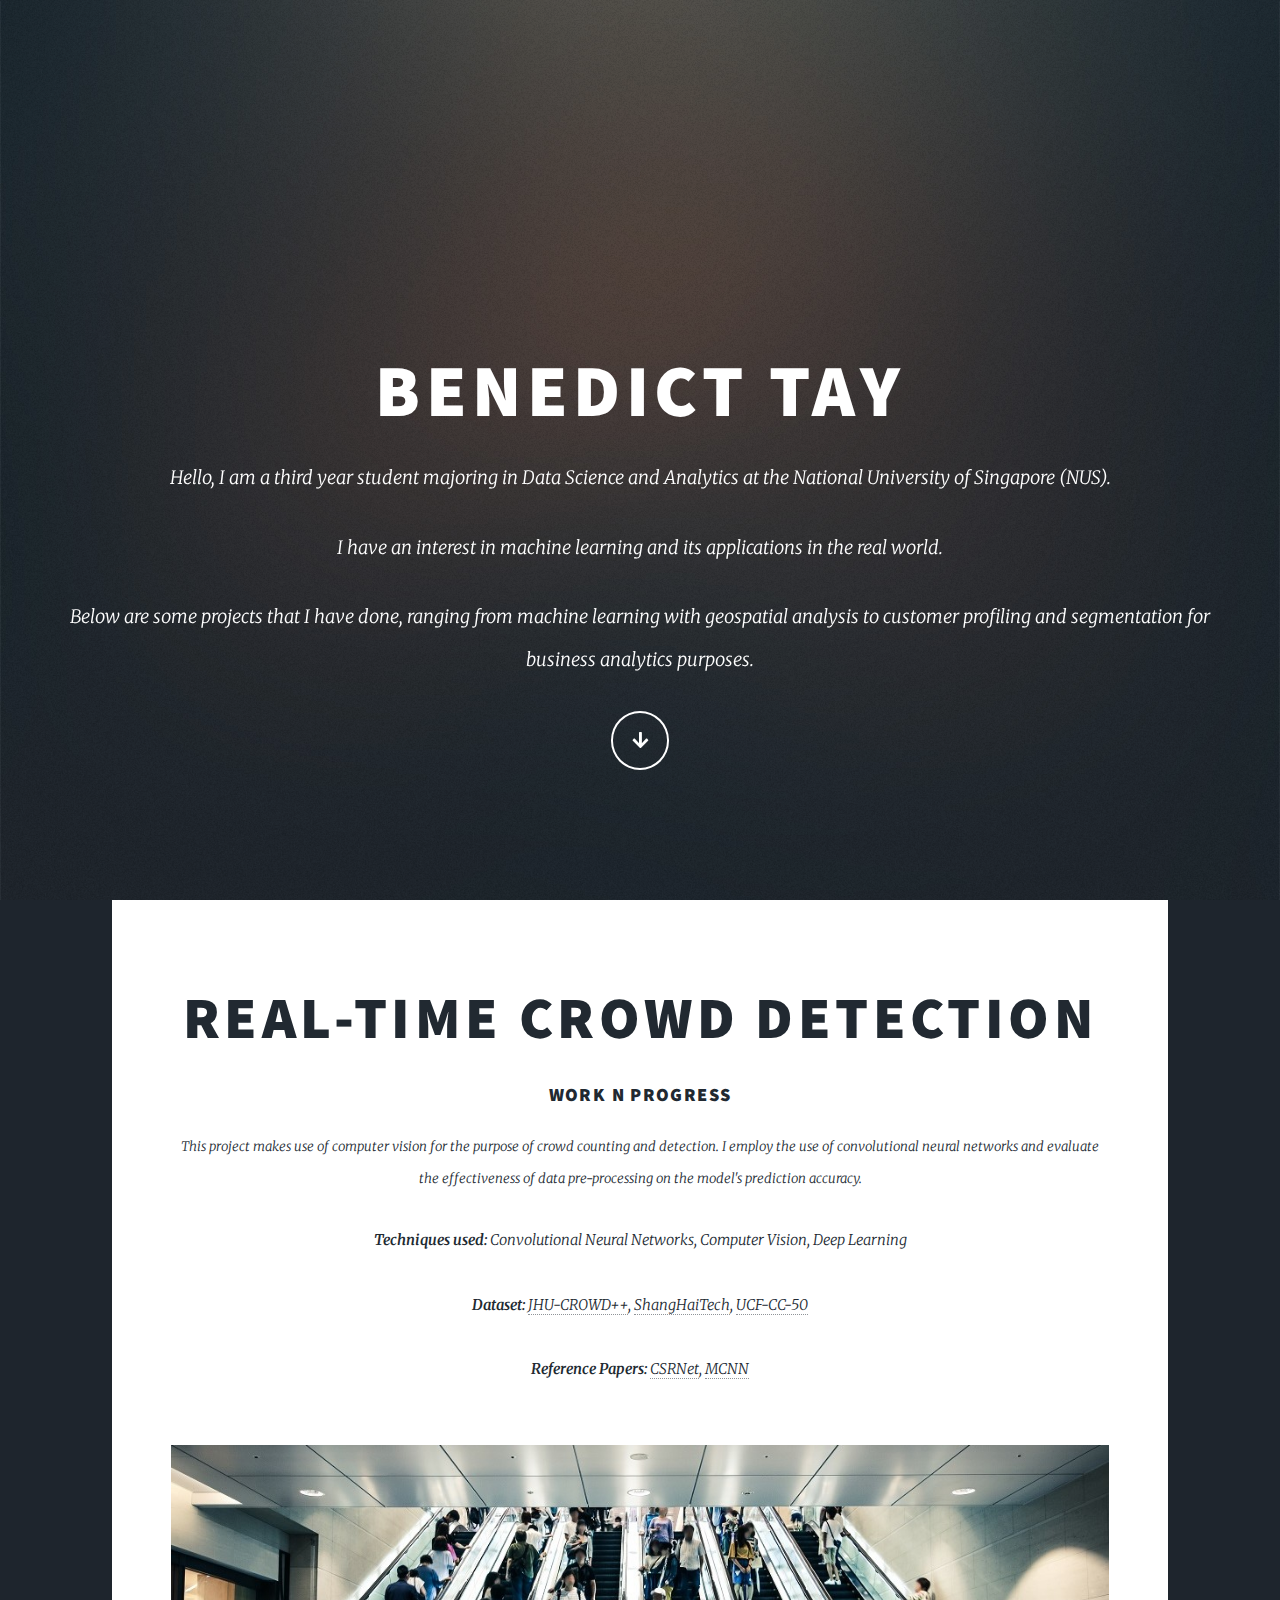
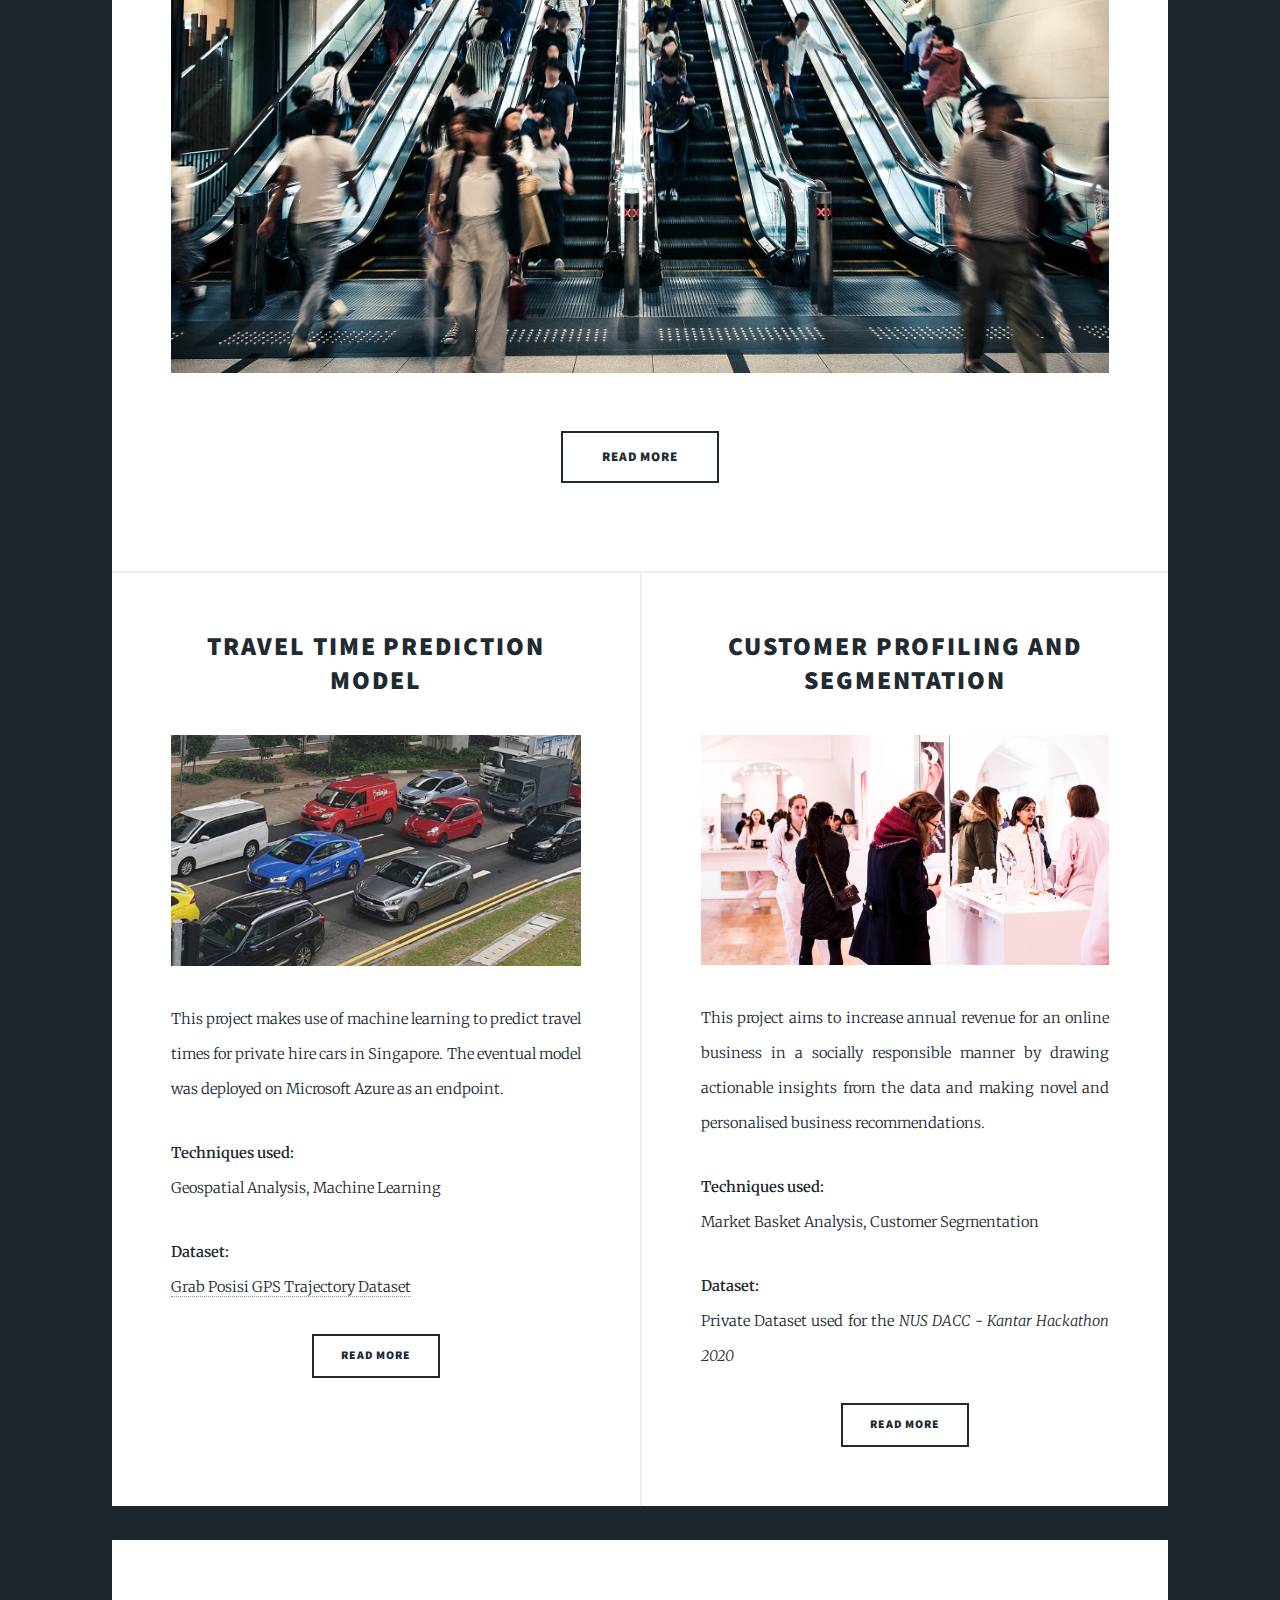
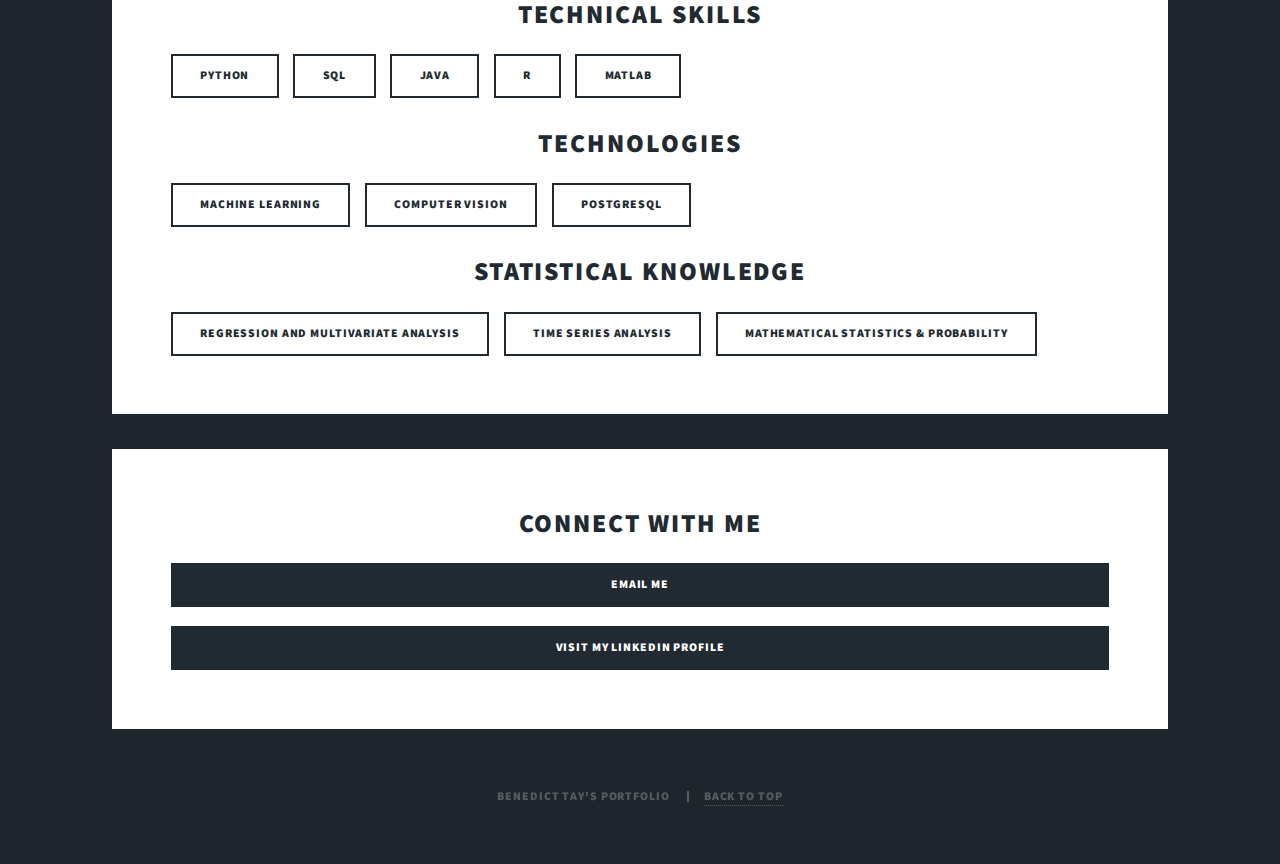
<file: index.html>
<!DOCTYPE html>
<html>
    <head>
        <title>Benedict Tay's Portfolio</title>
        <meta charset="utf-8" />
        <meta
            name="viewport"
            content="width=device-width, initial-scale=1, user-scalable=no"
        />
        <link rel="stylesheet" href="assets/css/main.css" />
        <noscript
            ><link rel="stylesheet" href="assets/css/noscript.css"
        /></noscript>
    </head>
    <body class="is-preload">
        <div id="wrapper" class="fade-in">
            <nav id="nav">
                <ul class="links">
                    <li>
                        <a href="index.html">Homepage</a>
                    </li>
                    <li class="active">
                        <a href="crowddetection.html"
                            >Real time crowd detection</a
                        >
                    </li>
                    <li>
                        <a href="traveltimeprediction.html"
                            >travel time prediction</a
                        >
                    </li>
                    <li>
                        <a href="customerprofiling.html">customer profiling</a>
                    </li>
                </ul>
            </nav>
            <div id="intro">
                <h1>Benedict Tay</h1>
                <p>
                    Hello, I am a third year student majoring in Data Science
                    and Analytics at the National University of Singapore (NUS).
                </p>
                <p>
                    I have an interest in machine learning and its applications
                    in the real world.
                </p>
                <p>
                    Below are some projects that I have done, ranging from
                    machine learning with geospatial analysis to customer
                    profiling and segmentation for business analytics purposes.
                </p>
                <ul class="actions">
                    <li>
						<a href="#header" class="button icon solid solo fa-arrow-down scrolly">
							Continue
						</a>
                    </li>
                </ul>
            </div>

            <header id="header">
                <div class="logo">Projects and Portfolio</a>
            </header>

            <div id="main">
                <article class="post featured">
                    <header class="major">
                        <h2>
                            <a href="crowddetection.html">Real-Time Crowd Detection</a>
						</h2>
						<h3>
							work n progress
						</h3>
                        <p>
                            This project makes use of computer vision for the purpose of crowd counting and detection. I employ the use of convolutional neural networks and evaluate the effectiveness of data pre-processing on the model's prediction accuracy.
						</p>
						<p>
							<b>Techniques used: </b>Convolutional Neural Networks, Computer Vision, Deep Learning
						</p>
						<p>
                            <b>Dataset: </b><a href="http://www.crowd-counting.com/" target="_blank">JHU-CROWD++</a>, 
                                            <a href="https://drive.google.com/file/d/16dhJn7k4FWVwByRsQAEpl9lwjuV03jVI/view" target="_blank">ShangHaiTech</a>, 
                                            <a href="https://www.crcv.ucf.edu/data/ucf-cc-50/" target="_blank">UCF-CC-50</a>
                        </p>
                        <p>
                            <b>Reference Papers: </b>
                                    <a href="https://paperswithcode.com/paper/csrnet-dilated-convolutional-neural-networks">CSRNet</a>,
                                    <a href="https://paperswithcode.com/paper/single-image-crowd-counting-via-multi-column-1">MCNN</a>
                        </p>
                    </header>
                    <a href="crowddetection.html" class="image main"
                        ><img src="images/crowddetection.jpg" alt=""
                    /></a>
                    <ul class="actions special">
                        <li><a href="crowddetection.html" class="button large">Read More</a></li>
                    </ul>
                </article>

                <!-- Posts -->
                <section class="posts">
                    <article>
                        <header>
                            <h2>
                                <a href="traveltimeprediction.html">Travel Time Prediction Model</a>
                            </h2>
                        </header>
                        <a href="traveltimeprediction.html" class="image fit">
							<img src="images/traveltimeprediction.jpg" alt=""/>
						</a>
                        <p>
							This project makes use of machine learning to predict travel times for private hire cars in Singapore. The eventual model was deployed on Microsoft Azure as an endpoint.
						</p>
						<p>
							<b>Techniques used:<br/></b> Geospatial Analysis, Machine Learning
						</p>
						<p>
							<b>Dataset:<br/></b><a href="https://engineering.grab.com/grab-posisi" target="_blank">Grab Posisi GPS Trajectory Dataset</a>
						</p>
                        <ul class="actions special">
                            <li>
								<a href="traveltimeprediction.html" class="button">Read More</a>
							</li>
                        </ul>
                    </article>
                    <article>
                        <header>
                            <h2>
                                <a href="customerprofiling.html">Customer Profiling and Segmentation</a>
                            </h2>
                        </header>
                        <a href="customerprofiling.html" class="image fit">
							<img src="images/customerprofiling.jpg" alt=""/>
						</a>
                        <p>
							This project aims to increase annual revenue for an online business in a socially responsible manner by drawing actionable insights from the data and making novel and personalised business recommendations.
						</p>
						<p>
							<b>Techniques used:<br/></b> Market Basket Analysis, Customer Segmentation
						</p>
						<p>
							<b>Dataset:<br/></b>Private Dataset used for the <i>NUS DACC - Kantar Hackathon 2020</i>
						</p>
                        <ul class="actions special">
                            <li>
								<a href="customerprofiling.html" class="button">Read More</a>
							</li>
                        </ul>
                    </article>
                    
                </section>
            </div>

            <div><section>""</section></div>

            <div id="main">
                <section style="text-align: center;">
                    <h2>Technical Skills</h2>
					<ul class="actions">
                        <li><a class="button">Python</a></li>
                        <li><a class="button">SQL</a></li>
                        <li><a class="button">Java</a></li>
                        <li><a class="button">R</a></li>
                        <li><a class="button">MATLAB</a></li>
                    </ul>
                    <h2>Technologies</h2>
					<ul class="actions">
                        <li><a class="button">Machine Learning</a></li>
                        <li><a class="button">Computer Vision</a></li>
                        <li><a class="button">PostgreSQL</a></li>
                    </ul>
                    <h2>Statistical Knowledge</h2>
                    <ul class="actions">
                        <li><a class="button">Regression and Multivariate Analysis</a></li>
                        <li><a class="button">Time Series Analysis</a></li>
                        <li><a class="button">Mathematical Statistics & Probability</a></li>
                    </ul>
                </section>
            </div>

            <div><section>""</section></div>

            <div id="main">
                <section style="text-align: center;">
                    <h2>Connect with me</h2>
                    <ul class="actions stacked">
                        <li><a href="mailto:benedict.tay173@gmail.com" class="button primary fit">Email Me</a></li>
                        <li><a href="https://www.linkedin.com/in/benedict-tay-1730/" 
                            class="button primary fit"
                            target="_blank">visit my linkedin profile</a></li>
                    </ul>
                </section>
            </div>

        </div>
        
        <div id="copyright">
            <ul>
                <li>Benedict Tay's Portfolio</li>
                <li>
                    <a href="#">Back to top</a>
                </li>
            </ul>
            
        </div>

        <script src="assets/js/jquery.min.js"></script>
        <script src="assets/js/jquery.scrollex.min.js"></script>
        <script src="assets/js/jquery.scrolly.min.js"></script>
        <script src="assets/js/browser.min.js"></script>
        <script src="assets/js/breakpoints.min.js"></script>
        <script src="assets/js/util.js"></script>
        <script src="assets/js/main.js"></script>
    </body>
</html>
</file>
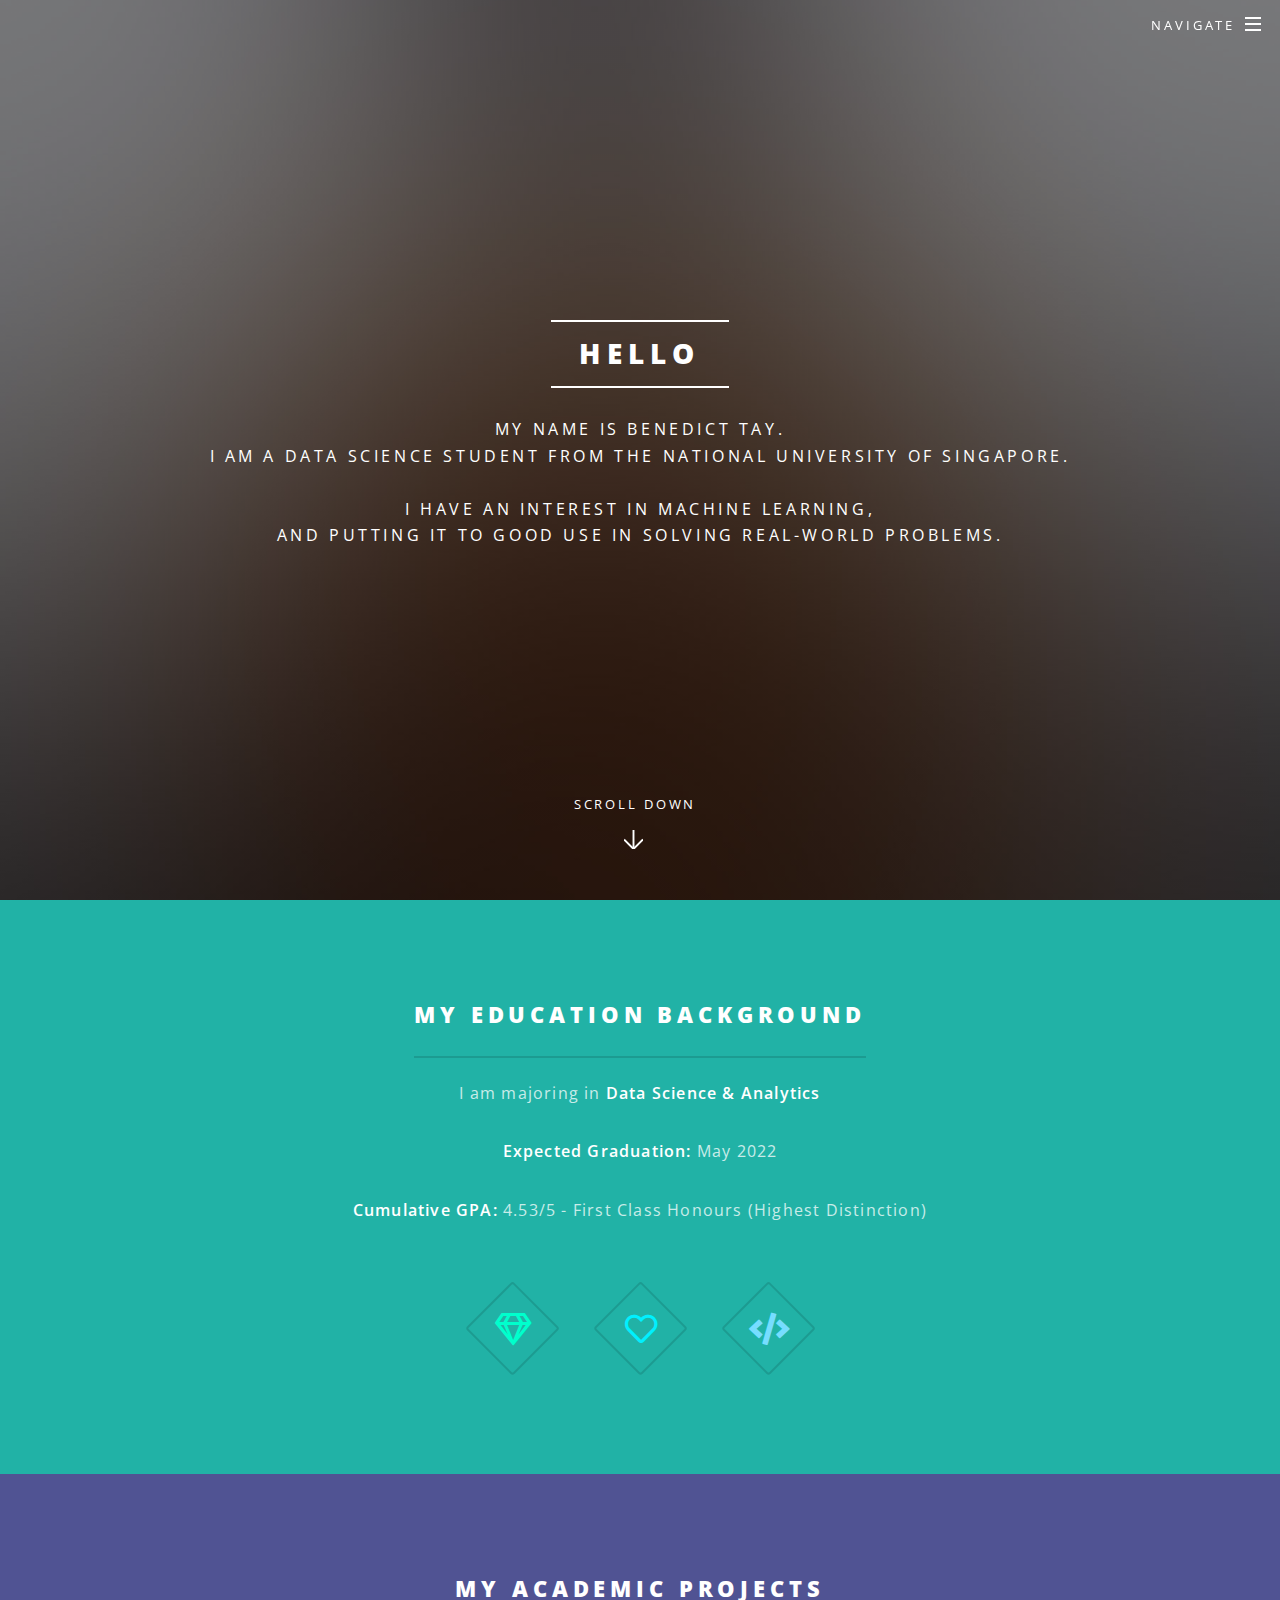
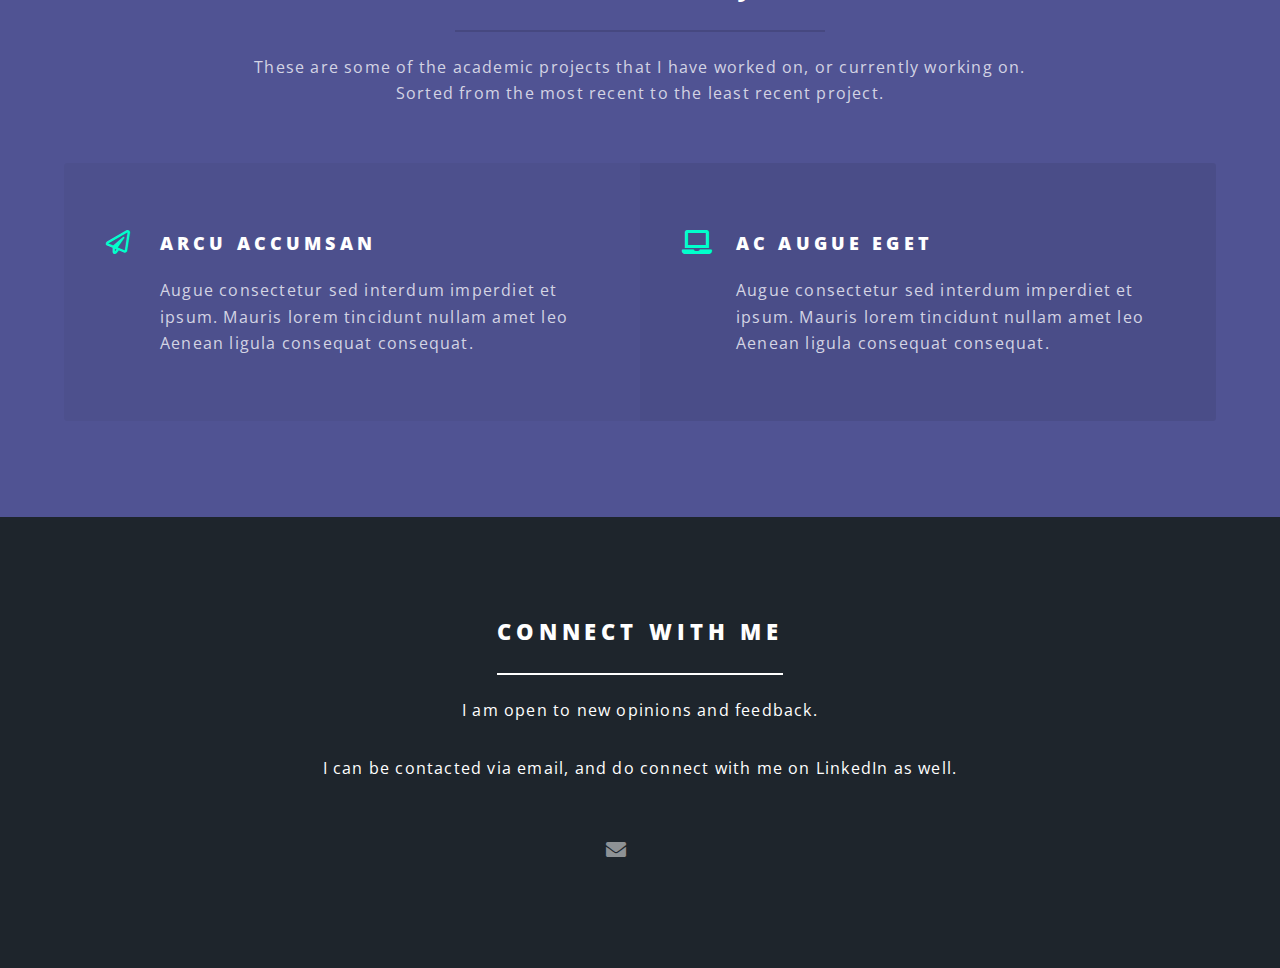
<file: Project/index.html>
<!DOCTYPE html>
<!--
	Spectral by HTML5 UP
	html5up.net | @ajlkn
	Free for personal and commercial use under the CCA 3.0 license (html5up.net/license)
-->
<html>
    <head>
        <title>Hompage</title>
        <meta charset="utf-8" />
        <meta
            name="viewport"
            content="width=device-width, initial-scale=1, user-scalable=no"
        />
        <link rel="stylesheet" href="assets/css/main.css" />
        <noscript
            ><link rel="stylesheet" href="assets/css/noscript.css"
        /></noscript>
    </head>
    <body class="landing is-preload">
        <!-- Page Wrapper -->
        <div id="page-wrapper">
            <!-- Header -->
            <header id="header" class="alt">
                <h1><a href="index.html">Benedict Tay</a></h1>
                <nav id="nav">
                    <ul>
                        <li class="special">
                            <a href="#menu" class="menuToggle"
                                ><span>Navigate</span></a
                            >
                            <div id="menu">
                                <ul>
                                    <li><a href="index.html">Home</a></li>
                                    <li><a href="generic.html">Projects</a></li>
                                    <li>
                                        <a href="elements.html">Others</a>
                                    </li>
                                </ul>
                            </div>
                        </li>
                    </ul>
                </nav>
            </header>

            <section id="banner">
                <div class="inner">
                    <h2>Hello</h2>
                    <p>
                        My name is Benedict Tay.<br />I am a data science
                        student from the National University of Singapore.<br />
                        <br />
                        I have an interest in machine learning,<br />
                        and putting it to good use in solving real-world
                        problems.
                    </p>
                </div>
                <a href="#one" class="more scrolly">Scroll Down</a>
            </section>

            <!-- One -->
            <section id="one" class="wrapper style1 special">
                <div class="inner">
                    <header class="major">
                        <h2>My Education Background</h2>
                        <p>
                            I am majoring in <b> Data Science & Analytics </b>
                        </p>
                        <p><b>Expected Graduation:</b> May 2022</p>
                        <p>
                            <b>Cumulative GPA:</b> 4.53/5 - First Class Honours
                            (Highest Distinction)
                        </p>
                    </header>

                    <ul class="icons major">
                        <li>
                            <span class="icon fa-gem major style1"
                                ><span class="label">Lorem</span></span
                            >
                        </li>
                        <li>
                            <span class="icon fa-heart major style2"
                                ><span class="label">Ipsum</span></span
                            >
                        </li>
                        <li>
                            <span class="icon solid fa-code major style3"
                                ><span class="label">Dolor</span></span
                            >
                        </li>
                    </ul>
                </div>
            </section>

            <!-- Three -->
            <section id="three" class="wrapper style3 special">
                <div class="inner">
                    <header class="major">
                        <h2>My Academic Projects</h2>
                        <p>
                            These are some of the academic projects that I have
                            worked on, or currently working on. <br />
                            Sorted from the most recent to the least recent
                            project.
                        </p>
                    </header>
                    <ul class="features">
                        <li class="icon fa-paper-plane">
                            <h3>Arcu accumsan</h3>
                            <p>
                                Augue consectetur sed interdum imperdiet et
                                ipsum. Mauris lorem tincidunt nullam amet leo
                                Aenean ligula consequat consequat.
                            </p>
                        </li>
                        <li class="icon solid fa-laptop">
                            <h3>Ac Augue Eget</h3>
                            <p>
                                Augue consectetur sed interdum imperdiet et
                                ipsum. Mauris lorem tincidunt nullam amet leo
                                Aenean ligula consequat consequat.
                            </p>
                        </li>
                    </ul>
                </div>
            </section>

            <!-- Footer -->
            <footer id="footer">
                <header class="major">
                    <h2>Connect with me</h2>
                    <p>I am open to new opinions and feedback.</p>
                    <p>
                        I can be contacted via email, and do connect with me on
                        LinkedIn as well.
                    </p>
                </header>
                <ul class="icons">
                    <li>
                        <a href="#" class="icon solid fa-envelope"
                            ><span class="label">Email</span></a
                        >
                    </li>
                    <li>
                        <a
                            href="https://www.linkedin.com/in/benedict-tay-1730/"
                            class="icon solid fa-linkedin"
                            ><span class="label">LinkedIn</span></a
                        >
                    </li>
                </ul>
            </footer>
        </div>

        <!-- Scripts -->
        <script src="assets/js/jquery.min.js"></script>
        <script src="assets/js/jquery.scrollex.min.js"></script>
        <script src="assets/js/jquery.scrolly.min.js"></script>
        <script src="assets/js/browser.min.js"></script>
        <script src="assets/js/breakpoints.min.js"></script>
        <script src="assets/js/util.js"></script>
        <script src="assets/js/main.js"></script>
    </body>
</html>
</file>
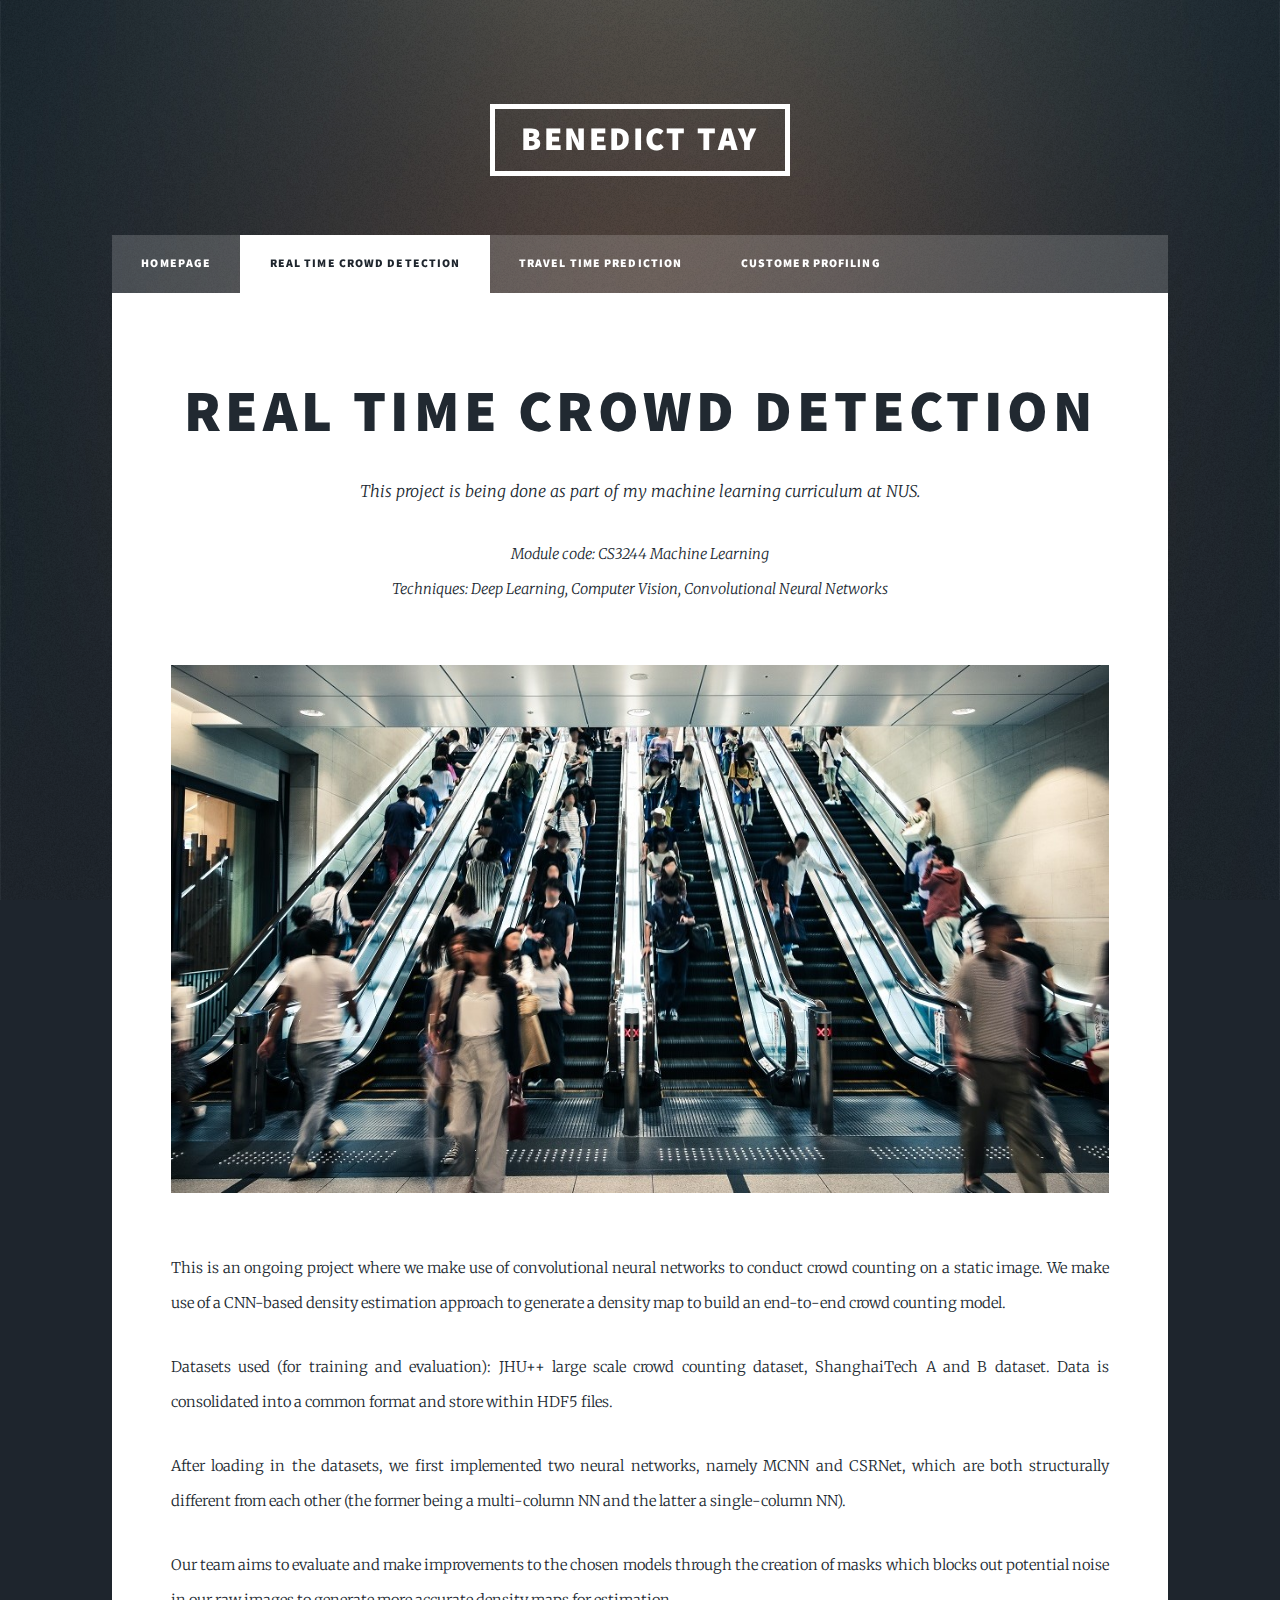
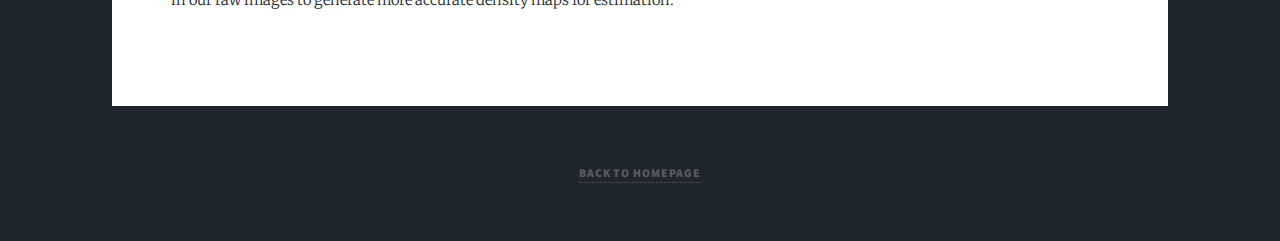
<file: crowddetection.html>
<!DOCTYPE html>
<html>
    <head>
        <title>Benedict Tay's Portfolio</title>
        <meta charset="utf-8" />
        <meta
            name="viewport"
            content="width=device-width, initial-scale=1, user-scalable=no"
        />
        <link rel="stylesheet" href="assets/css/main.css" />
        <noscript
            ><link rel="stylesheet" href="assets/css/noscript.css"
        /></noscript>
    </head>
    <body class="is-preload">
        <div id="wrapper">
            <header id="header">
                <a href="index.html" class="logo">Benedict Tay</a>
            </header>

            <!-- Nav -->
            <nav id="nav">
                <ul class="links">
                    <li>
                        <a href="index.html">Homepage</a>
                    </li>
                    <li class="active">
                        <a href="crowddetection.html"
                            >Real time crowd detection</a
                        >
                    </li>
                    <li>
                        <a href="traveltimeprediction.html"
                            >travel time prediction</a
                        >
                    </li>
                    <li>
                        <a href="customerprofiling.html">customer profiling</a>
                    </li>
                </ul>
            </nav>

            <!-- Main -->
            <div id="main">
                <!-- Post -->
                <section class="post">
                    <header class="major">
                        <h1>Real Time Crowd Detection</h1>
                        <p>
                            This project is being done as part of my machine
                            learning curriculum at NUS.
                        </p>
                        <p>
                            Module code: CS3244 Machine Learning <br />
                            Techniques: Deep Learning, Computer Vision,
                            Convolutional Neural Networks
                        </p>
                    </header>
                    <div class="image main">
                        <img src="images/crowddetection.jpg" alt="" />
                    </div>
                    <p>
                        This is an ongoing project where we make use of
                        convolutional neural networks to conduct crowd counting
                        on a static image. We make use of a CNN-based density
                        estimation approach to generate a density map to build
                        an end-to-end crowd counting model.
                    </p>
                    <p>
                        Datasets used (for training and evaluation): JHU++ large
                        scale crowd counting dataset, ShanghaiTech A and B
                        dataset. Data is consolidated into a common format and
                        store within HDF5 files.
                    </p>
                    <p>
                        After loading in the datasets, we first implemented two
                        neural networks, namely MCNN and CSRNet, which are both
                        structurally different from each other (the former being
                        a multi-column NN and the latter a single-column NN).
                    </p>
                    <p>
                        Our team aims to evaluate and make improvements to the
                        chosen models through the creation of masks which blocks
                        out potential noise in our raw images to generate more
                        accurate density maps for estimation.
                    </p>
                </section>
            </div>

            <div id="copyright">
                <ul>
                    <li><a href="index.html">Back to homepage</a></li>
                </ul>
            </div>
        </div>

        <!-- Scripts -->
        <script src="assets/js/jquery.min.js"></script>
        <script src="assets/js/jquery.scrollex.min.js"></script>
        <script src="assets/js/jquery.scrolly.min.js"></script>
        <script src="assets/js/browser.min.js"></script>
        <script src="assets/js/breakpoints.min.js"></script>
        <script src="assets/js/util.js"></script>
        <script src="assets/js/main.js"></script>
    </body>
</html>
</file>
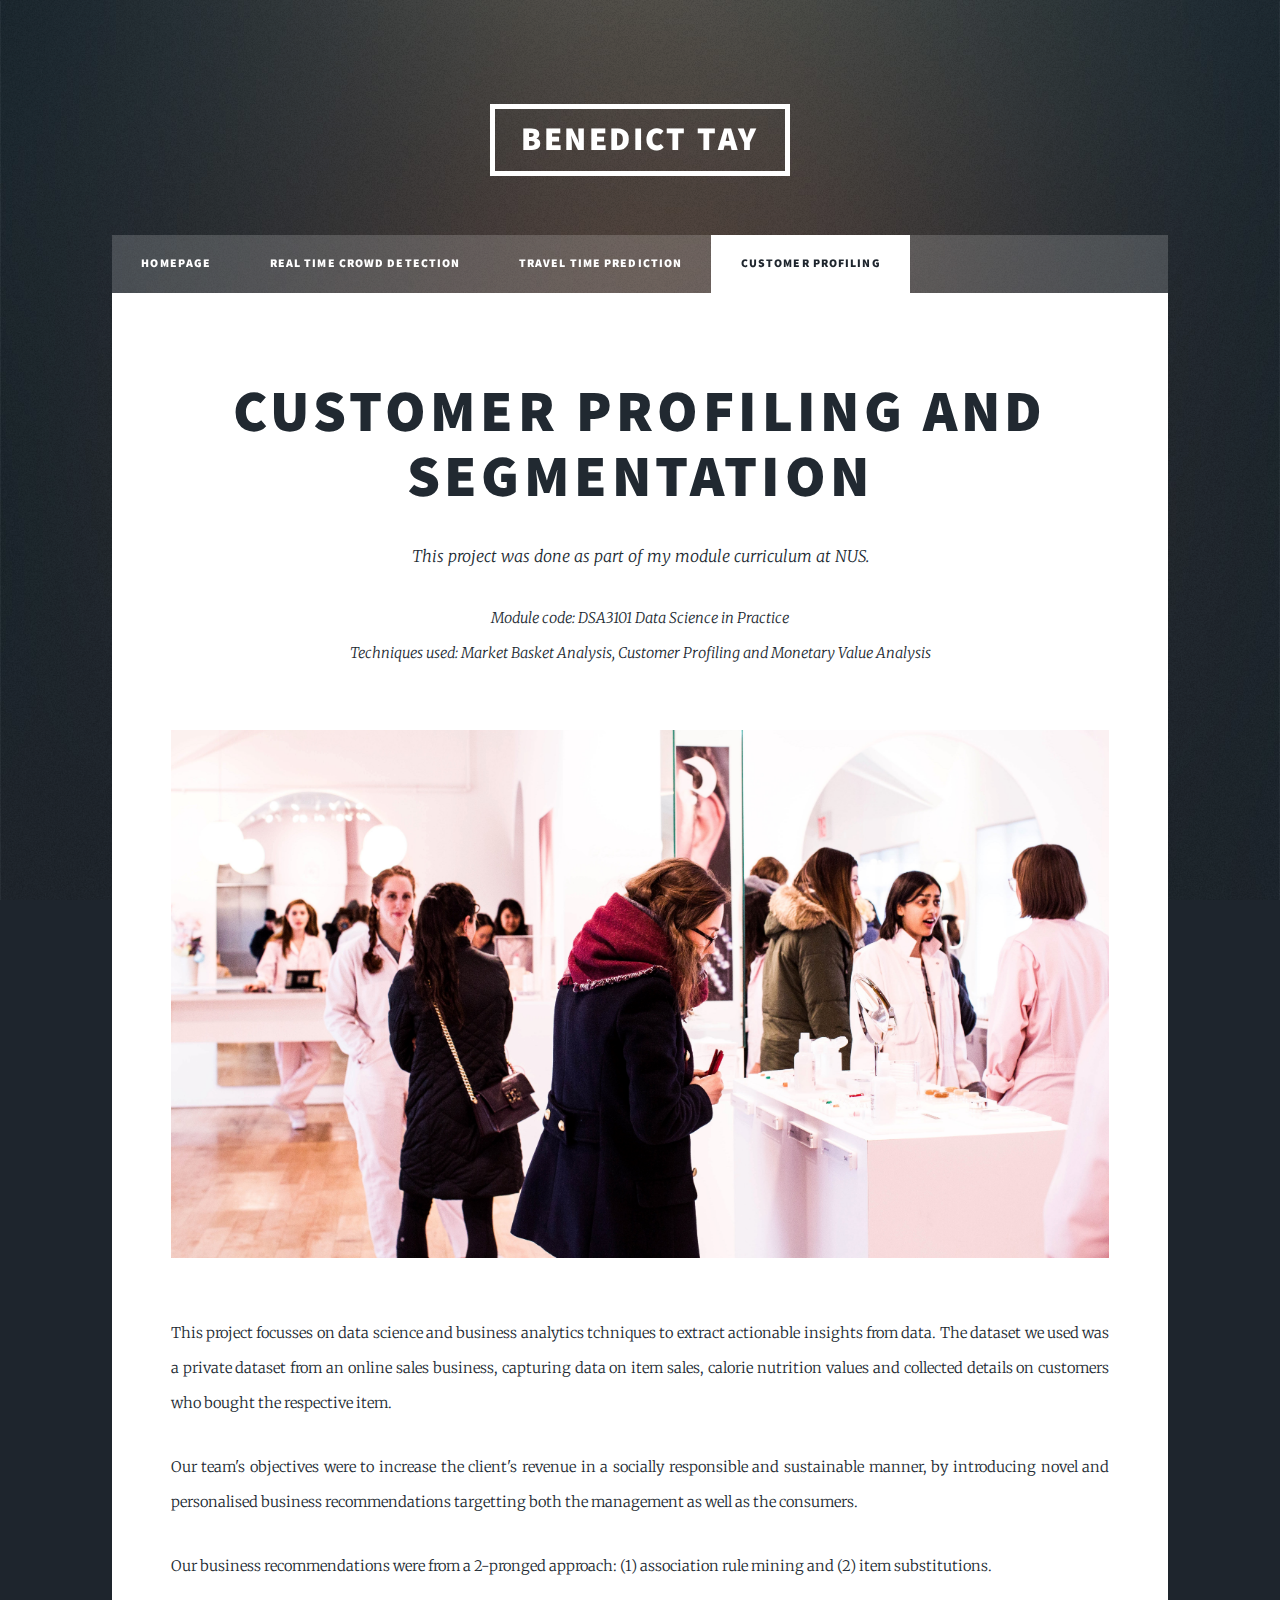
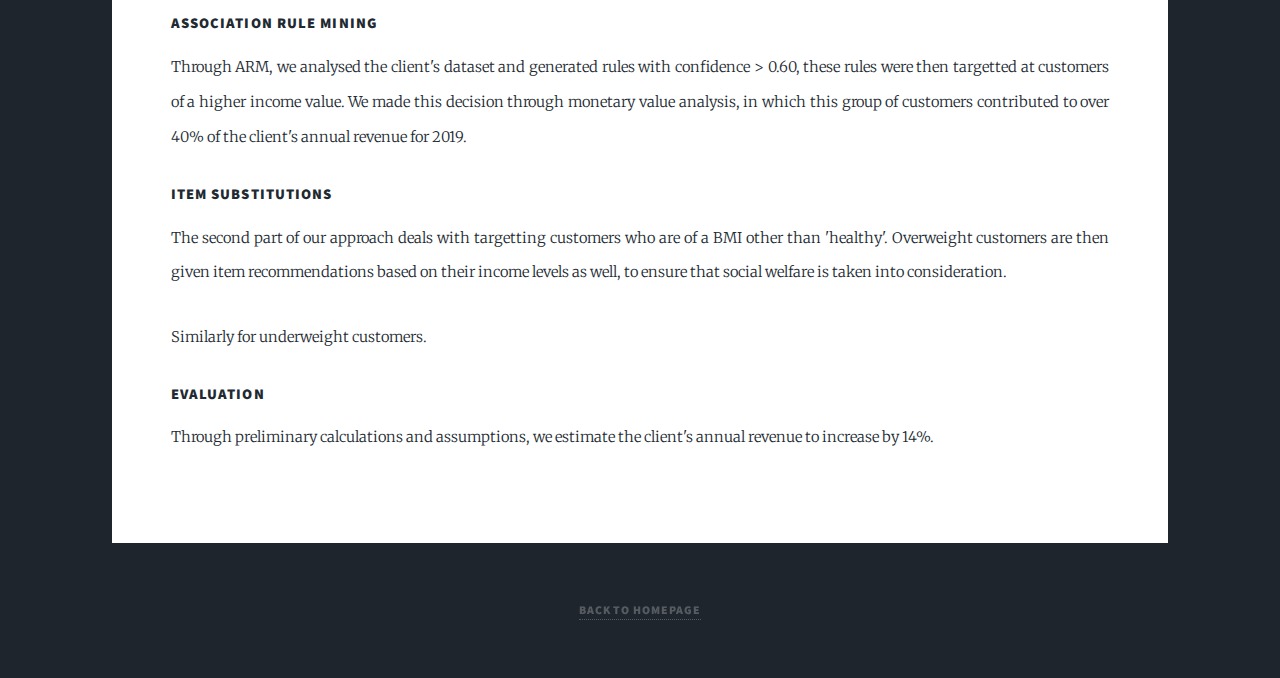
<file: customerprofiling.html>
<!DOCTYPE html>
<html>
    <head>
        <title>Benedict Tay's Portfolio</title>
        <meta charset="utf-8" />
        <meta
            name="viewport"
            content="width=device-width, initial-scale=1, user-scalable=no"
        />
        <link rel="stylesheet" href="assets/css/main.css" />
        <noscript
            ><link rel="stylesheet" href="assets/css/noscript.css"
        /></noscript>
    </head>
    <body class="is-preload">
        <div id="wrapper">
            <header id="header">
                <a href="index.html" class="logo">Benedict Tay</a>
            </header>

            <!-- Nav -->
            <nav id="nav">
                <ul class="links">
                    <li>
                        <a href="index.html">Homepage</a>
                    </li>
                    <li>
                        <a href="crowddetection.html"
                            >Real time crowd detection</a
                        >
                    </li>
                    <li>
                        <a href="traveltimeprediction.html"
                            >travel time prediction</a
                        >
                    </li>
                    <li class="active">
                        <a href="customerprofiling.html">customer profiling</a>
                    </li>
                </ul>
            </nav>

            <!-- Main -->
            <div id="main">
                <!-- Post -->
                <section class="post">
                    <header class="major">
                        <h1>Customer Profiling and Segmentation</h1>
                        <p>
                            This project was done as part of my module
                            curriculum at NUS.
                        </p>
                        <p>
                            Module code: DSA3101 Data Science in Practice <br />
                            Techniques used: Market Basket Analysis, Customer
                            Profiling and Monetary Value Analysis
                        </p>
                    </header>
                    <div class="image main">
                        <img src="images/customerprofiling.jpg" alt="" />
                    </div>
                    <p>
                        This project focusses on data science and business
                        analytics tchniques to extract actionable insights from
                        data. The dataset we used was a private dataset from an
                        online sales business, capturing data on item sales,
                        calorie nutrition values and collected details on
                        customers who bought the respective item.
                    </p>
                    <p>
                        Our team's objectives were to increase the client's
                        revenue in a socially responsible and sustainable
                        manner, by introducing novel and personalised business
                        recommendations targetting both the management as well
                        as the consumers.
                    </p>
                    <p>
                        Our business recommendations were from a 2-pronged
                        approach: (1) association rule mining and (2) item
                        substitutions.
                    </p>
                    <h4>Association Rule Mining</h4>
                    <p>
                        Through ARM, we analysed the client's dataset and
                        generated rules with confidence > 0.60, these rules were
                        then targetted at customers of a higher income value. We
                        made this decision through monetary value analysis, in
                        which this group of customers contributed to over 40% of
                        the client's annual revenue for 2019.
                    </p>
                    <h4>Item Substitutions</h4>
                    <p>
                        The second part of our approach deals with targetting
                        customers who are of a BMI other than 'healthy'.
                        Overweight customers are then given item recommendations
                        based on their income levels as well, to ensure that
                        social welfare is taken into consideration.
                    </p>
                    <p>Similarly for underweight customers.</p>
                    <h4>Evaluation</h4>
                    <p>
                        Through preliminary calculations and assumptions, we
                        estimate the client's annual revenue to increase by 14%.
                    </p>
                </section>
            </div>

            <div id="copyright">
                <ul>
                    <li><a href="index.html">Back to homepage</a></li>
                </ul>
            </div>
        </div>

        <!-- Scripts -->
        <script src="assets/js/jquery.min.js"></script>
        <script src="assets/js/jquery.scrollex.min.js"></script>
        <script src="assets/js/jquery.scrolly.min.js"></script>
        <script src="assets/js/browser.min.js"></script>
        <script src="assets/js/breakpoints.min.js"></script>
        <script src="assets/js/util.js"></script>
        <script src="assets/js/main.js"></script>
    </body>
</html>
</file>
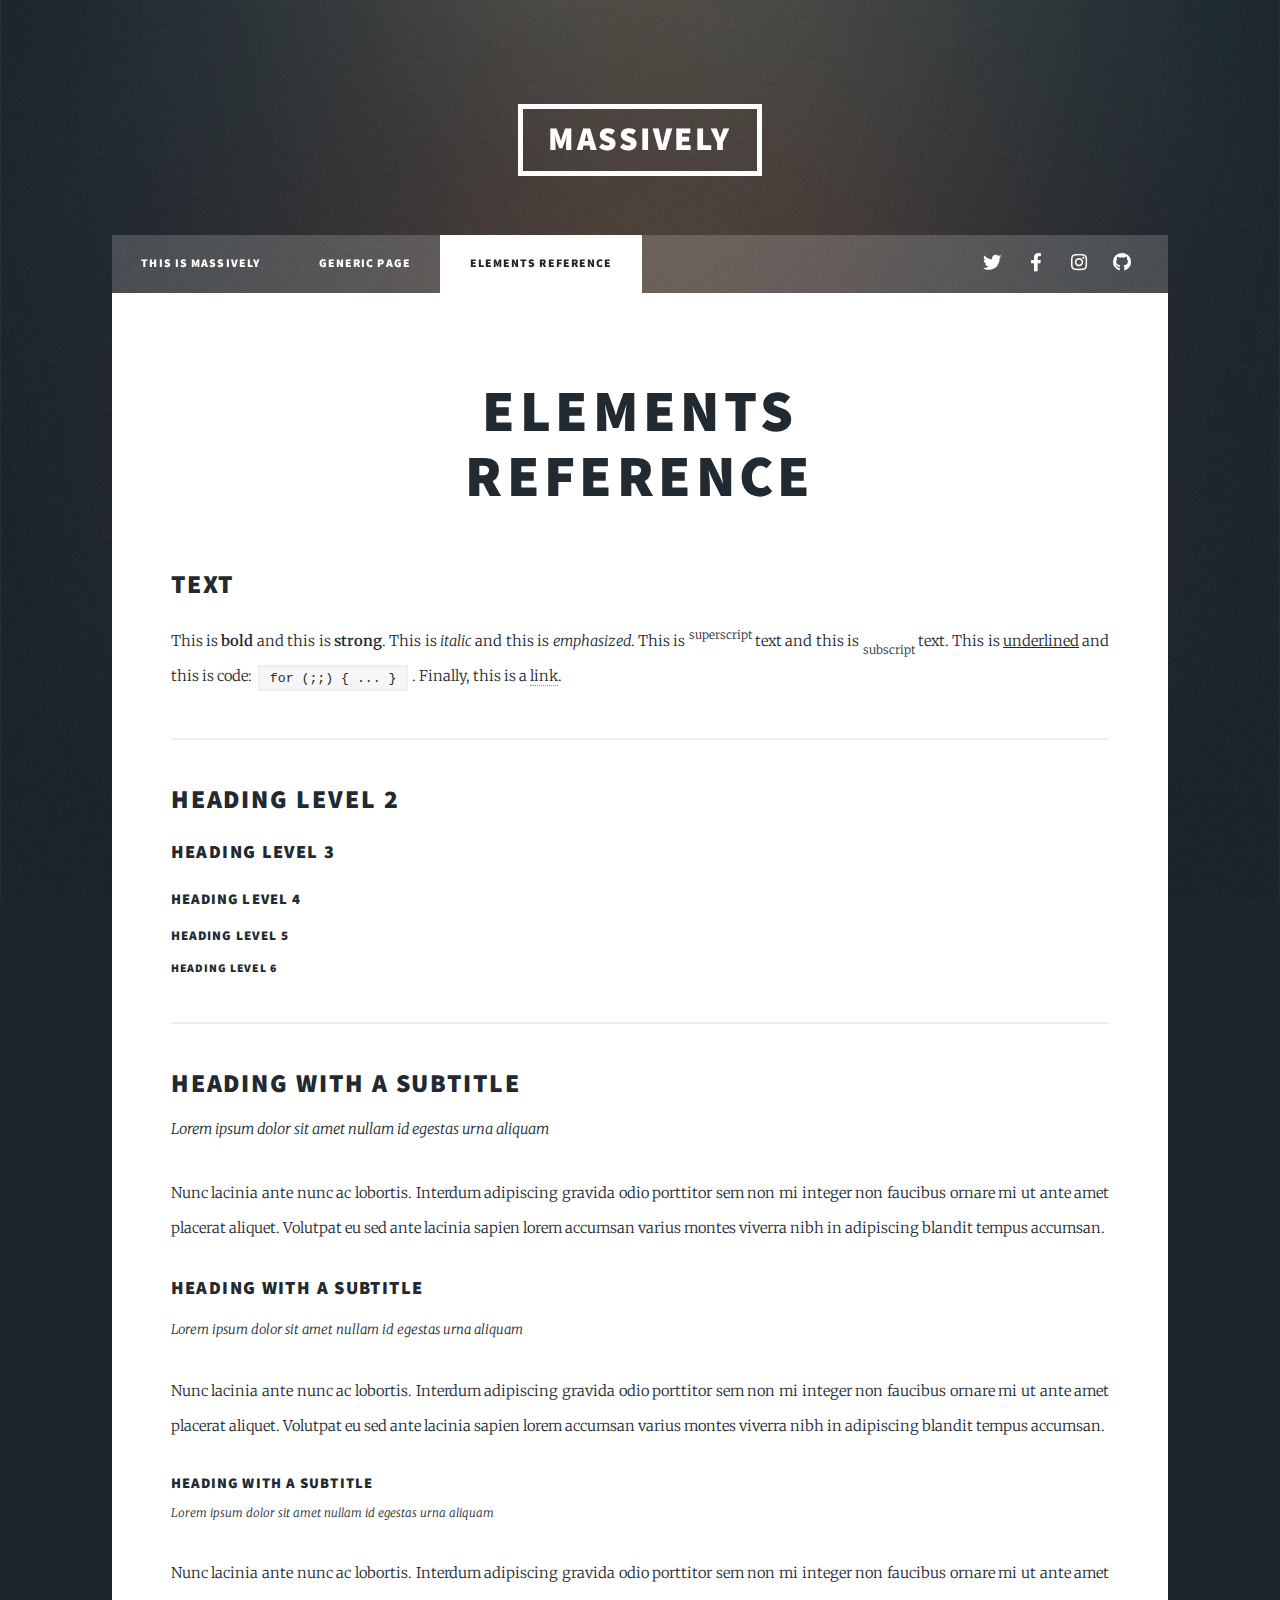
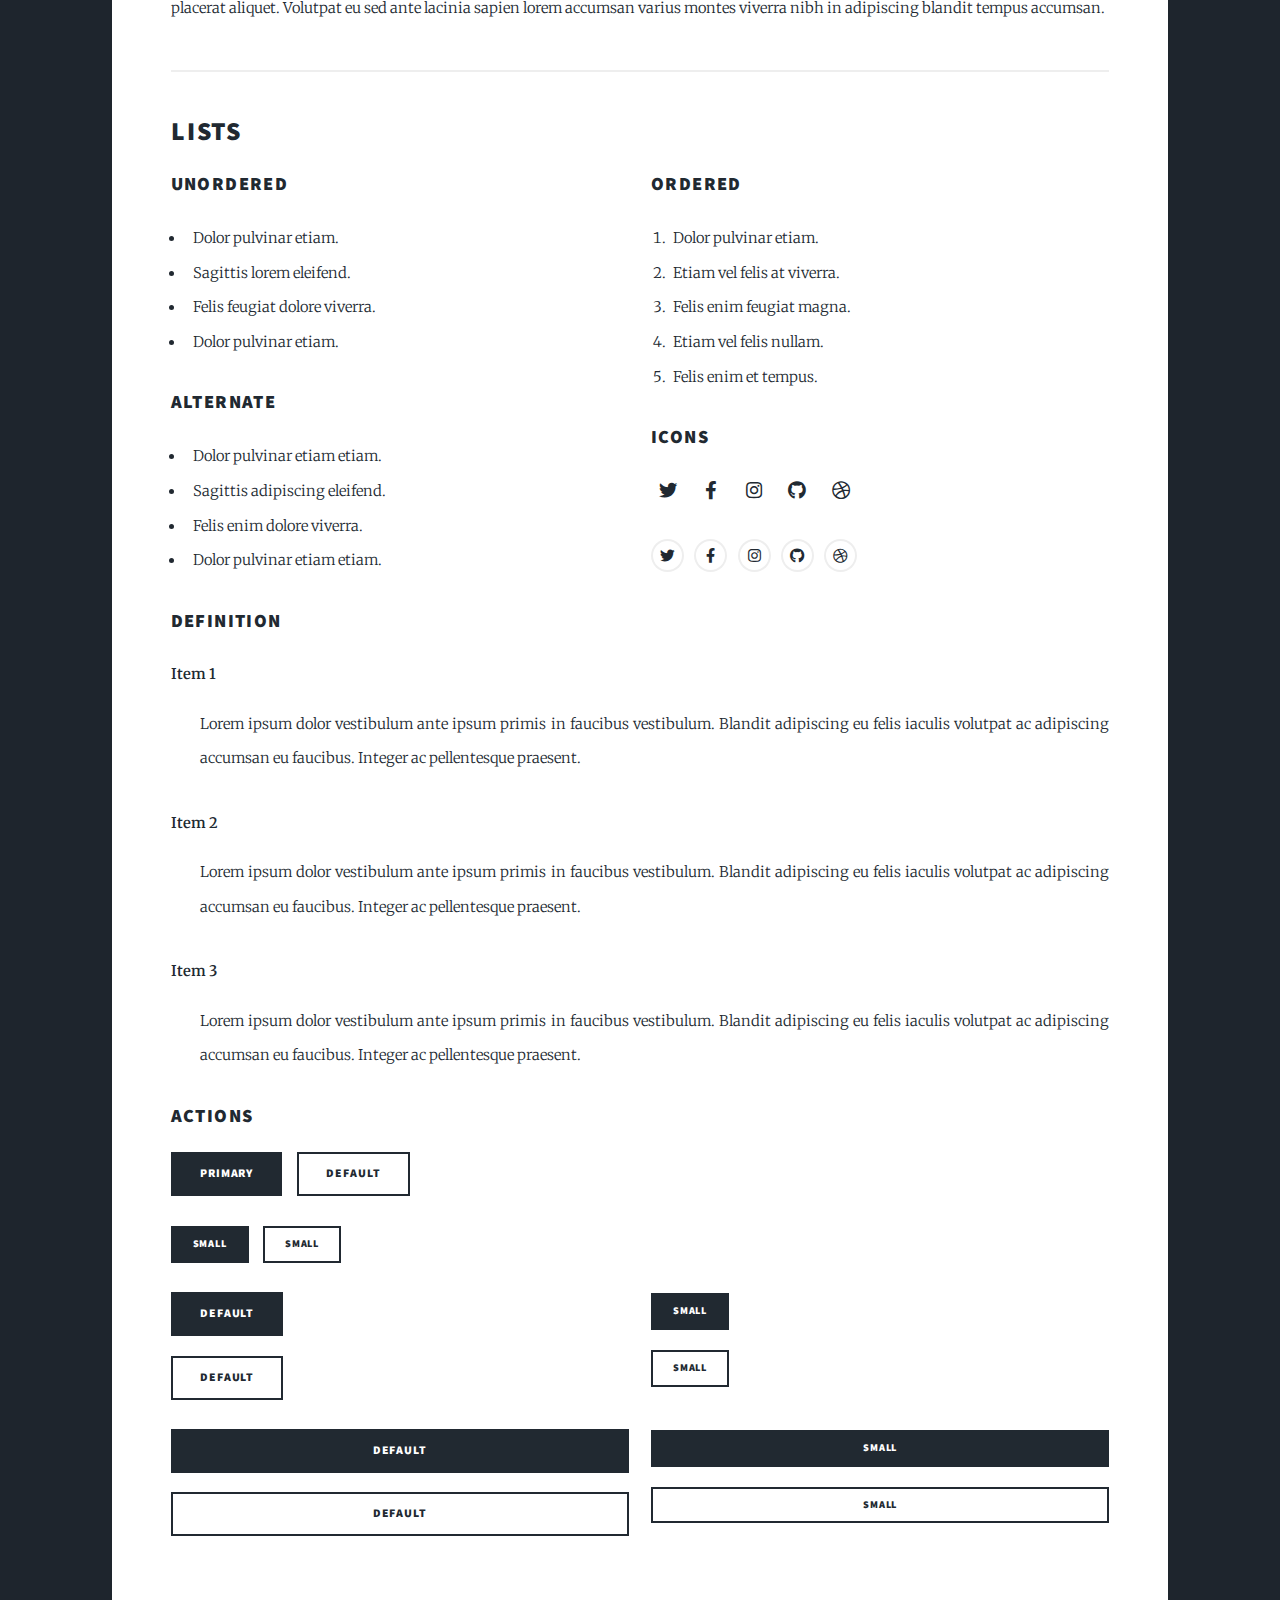
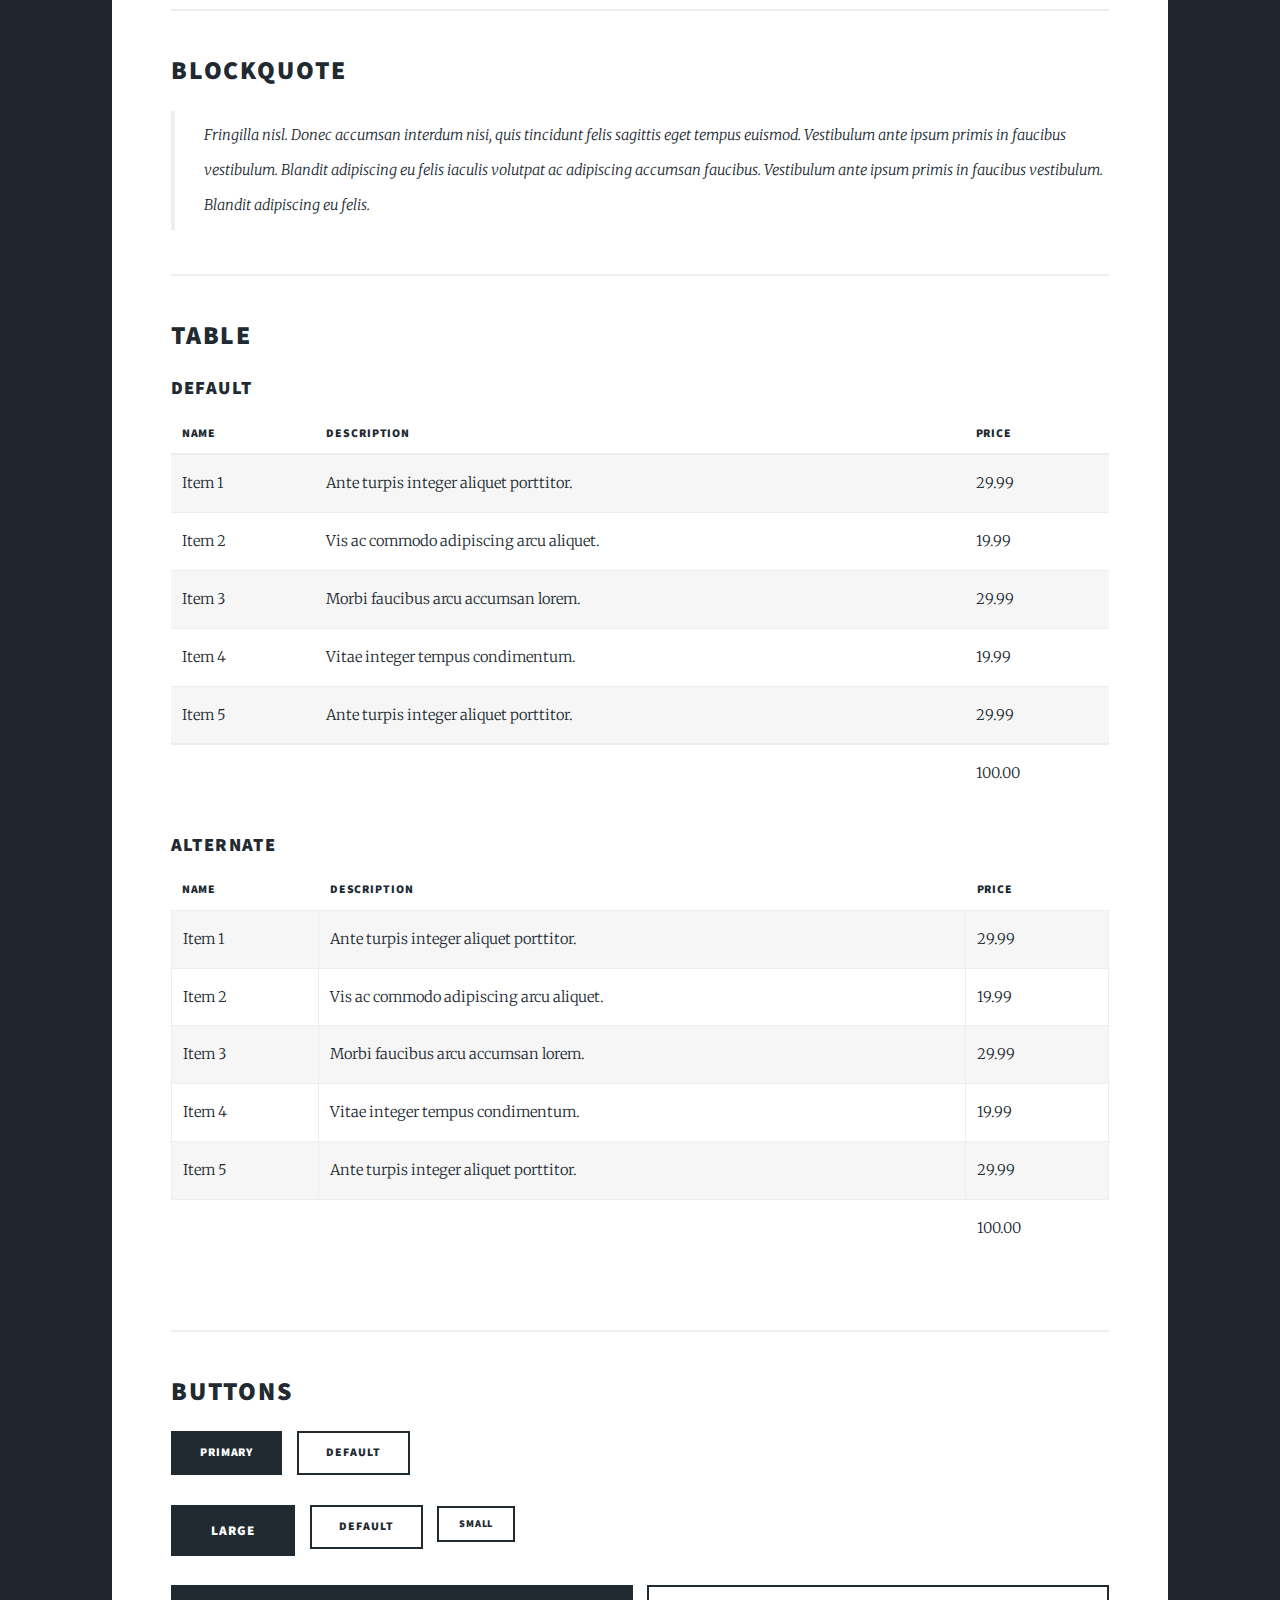
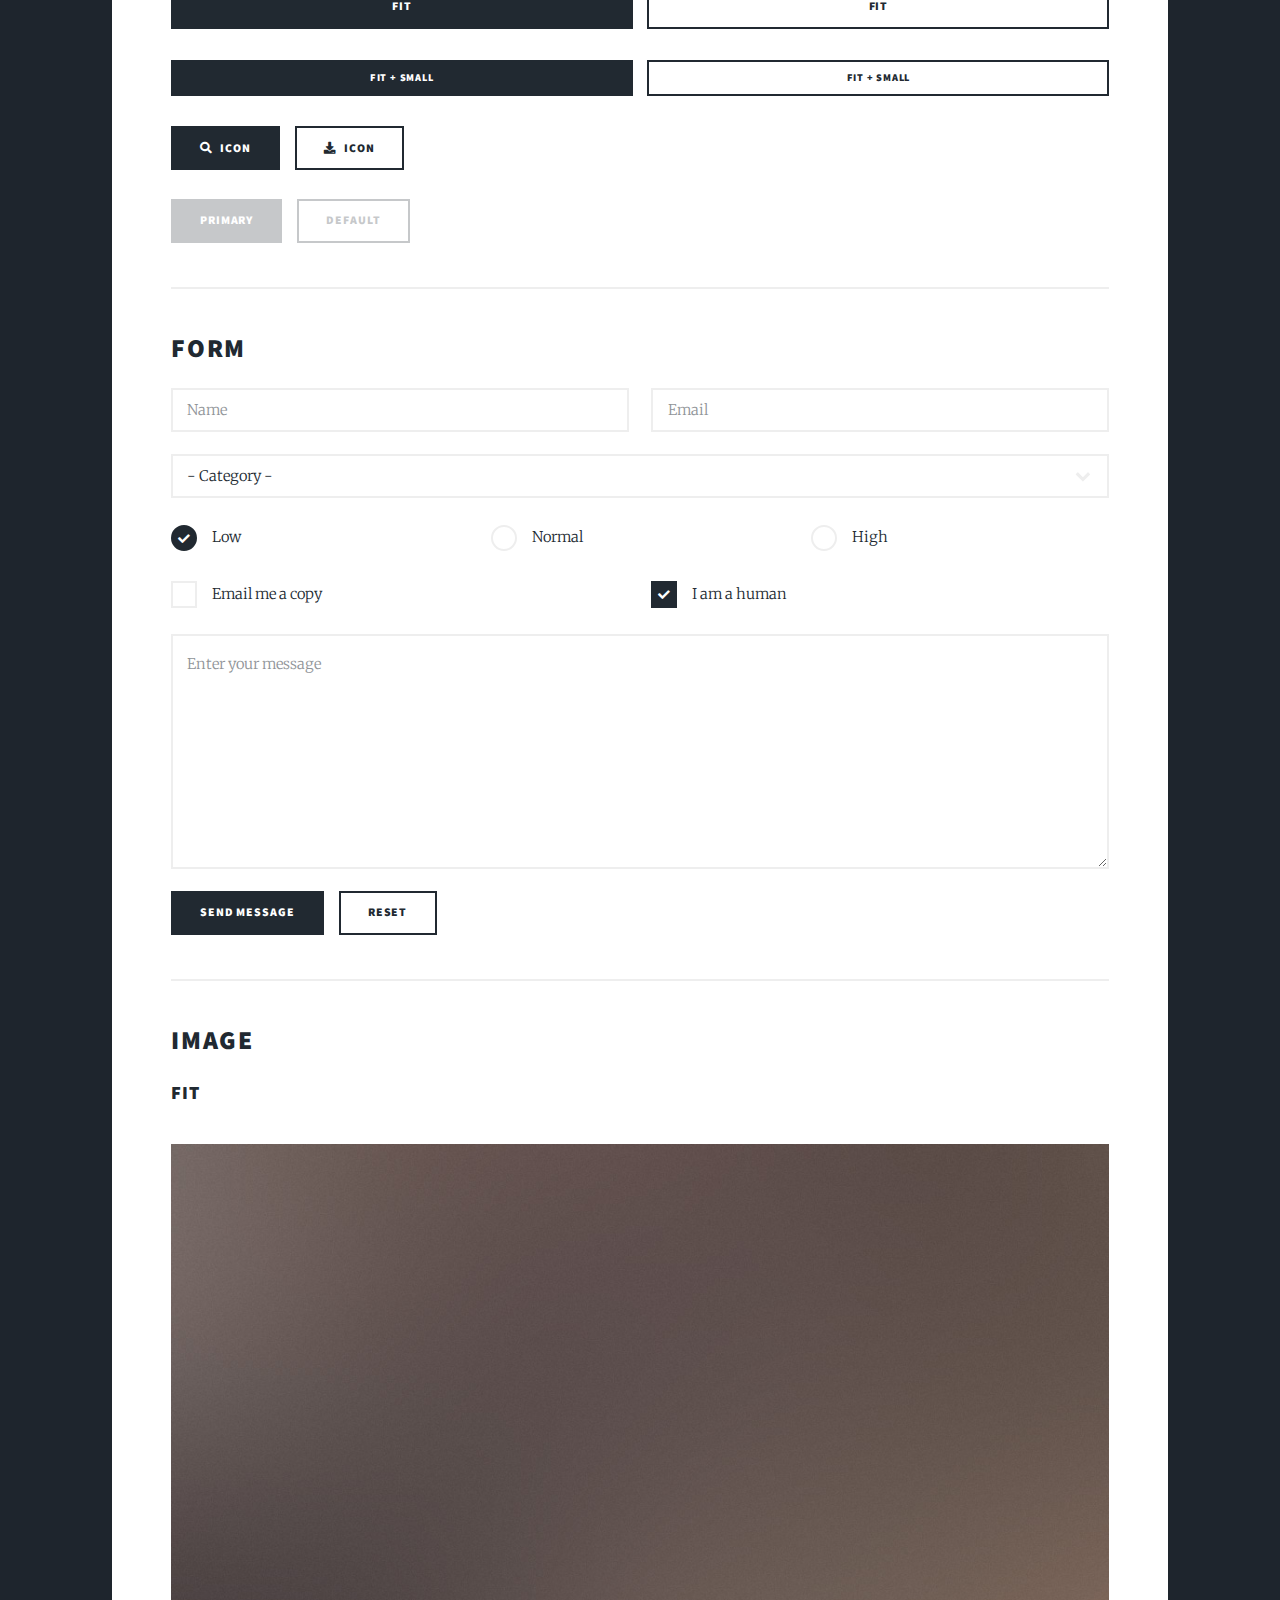
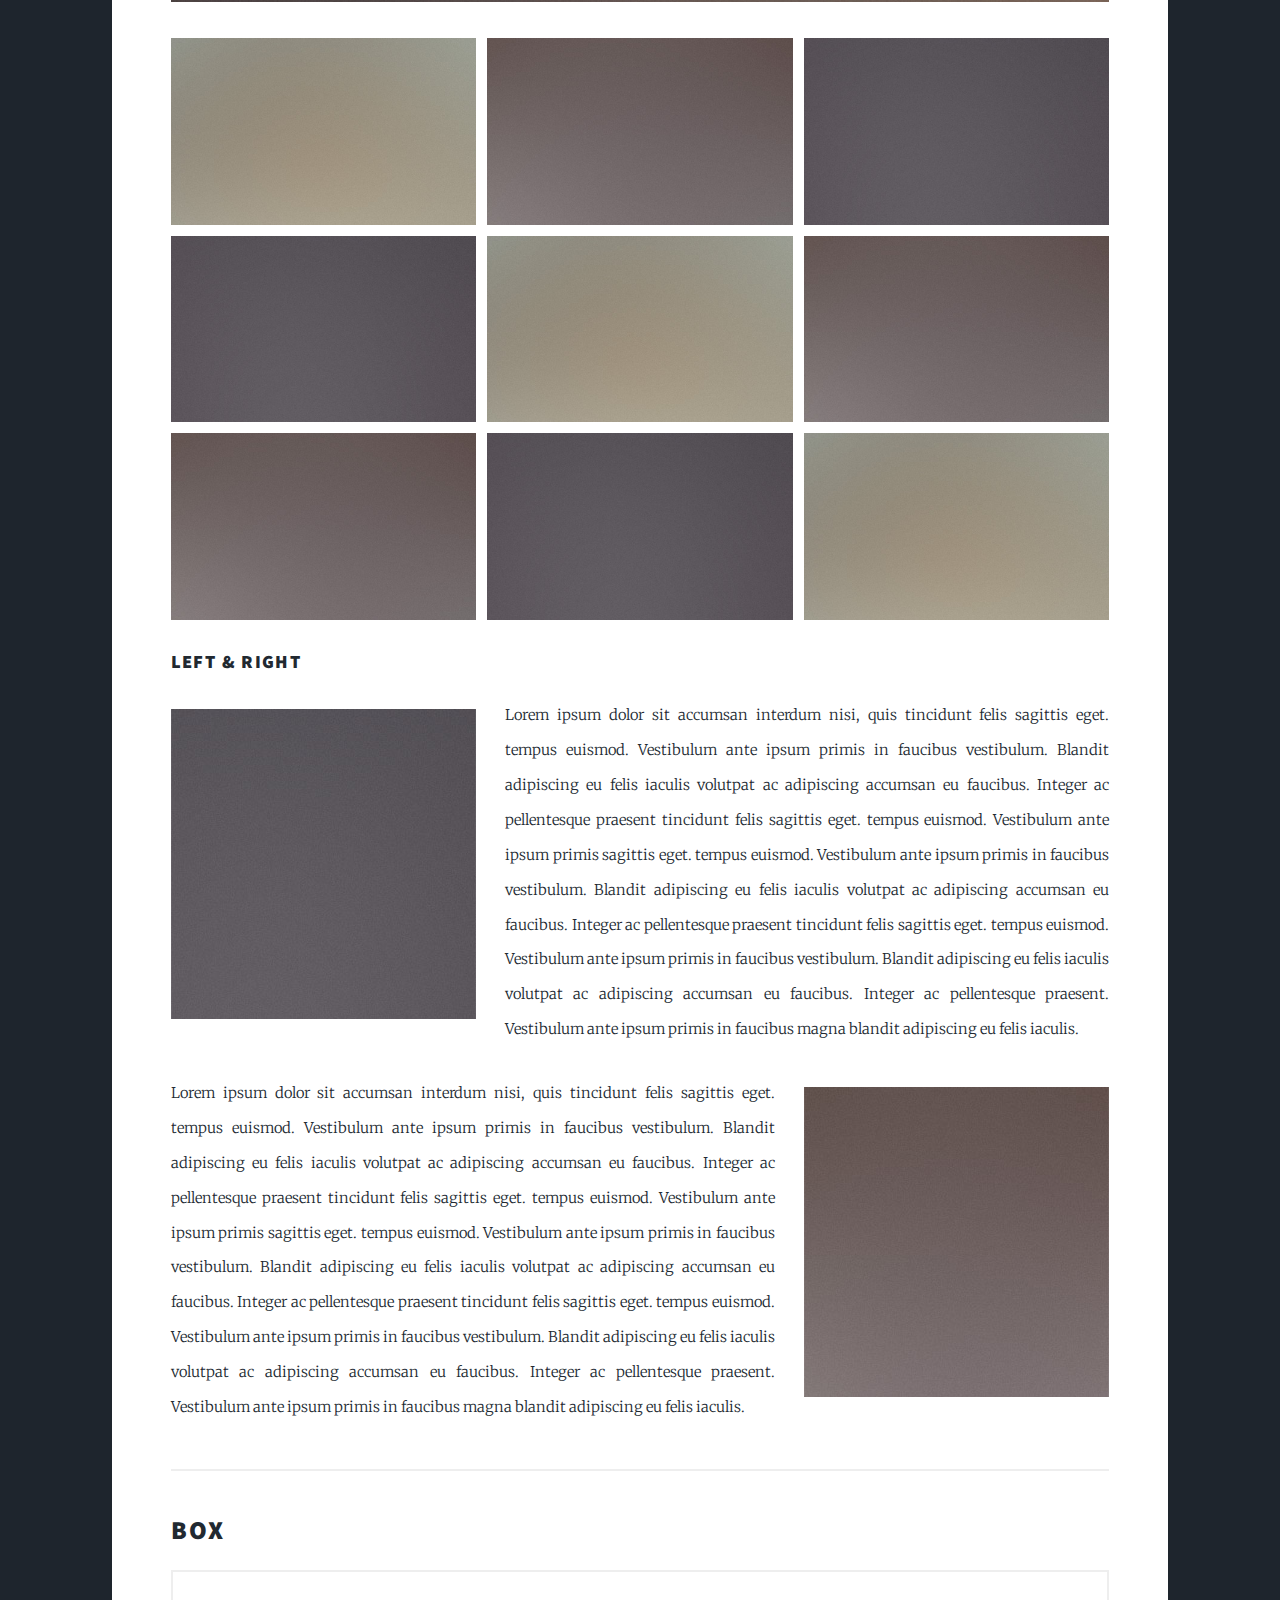
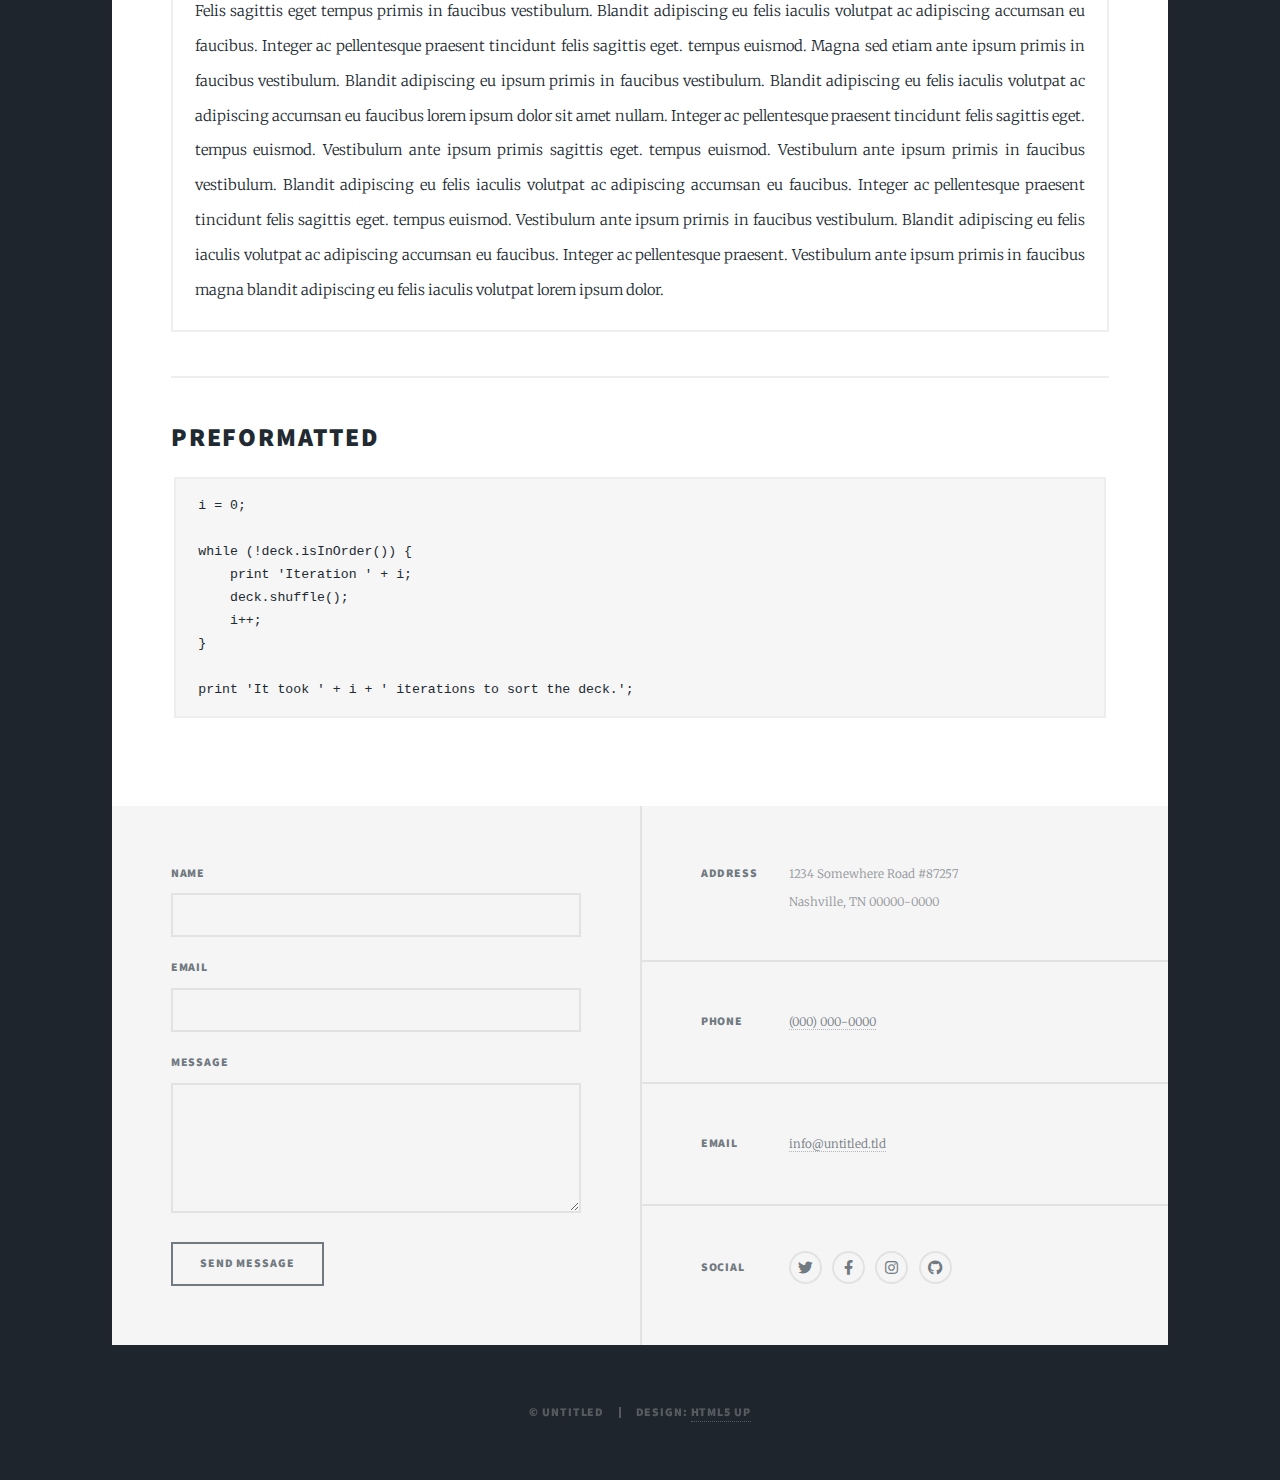
<file: elements.html>
<!DOCTYPE HTML>
<!--
	Massively by HTML5 UP
	html5up.net | @ajlkn
	Free for personal and commercial use under the CCA 3.0 license (html5up.net/license)
-->
<html>
	<head>
		<title>Elements Reference - Massively by HTML5 UP</title>
		<meta charset="utf-8" />
		<meta name="viewport" content="width=device-width, initial-scale=1, user-scalable=no" />
		<link rel="stylesheet" href="assets/css/main.css" />
		<noscript><link rel="stylesheet" href="assets/css/noscript.css" /></noscript>
	</head>
	<body class="is-preload">

		<!-- Wrapper -->
			<div id="wrapper">

				<!-- Header -->
					<header id="header">
						<a href="index.html" class="logo">Massively</a>
					</header>

				<!-- Nav -->
					<nav id="nav">
						<ul class="links">
							<li><a href="index.html">This is Massively</a></li>
							<li><a href="generic.html">Generic Page</a></li>
							<li class="active"><a href="elements.html">Elements Reference</a></li>
						</ul>
						<ul class="icons">
							<li><a href="#" class="icon brands fa-twitter"><span class="label">Twitter</span></a></li>
							<li><a href="#" class="icon brands fa-facebook-f"><span class="label">Facebook</span></a></li>
							<li><a href="#" class="icon brands fa-instagram"><span class="label">Instagram</span></a></li>
							<li><a href="#" class="icon brands fa-github"><span class="label">GitHub</span></a></li>
						</ul>
					</nav>

				<!-- Main -->
					<div id="main">

						<!-- Post -->
							<section class="post">
								<header class="major">
									<h1>Elements<br />
									Reference</h1>
								</header>

								<!-- Text stuff -->
									<h2>Text</h2>
									<p>This is <b>bold</b> and this is <strong>strong</strong>. This is <i>italic</i> and this is <em>emphasized</em>.
									This is <sup>superscript</sup> text and this is <sub>subscript</sub> text.
									This is <u>underlined</u> and this is code: <code>for (;;) { ... }</code>.
									Finally, this is a <a href="#">link</a>.</p>
									<hr />
									<h2>Heading Level 2</h2>
									<h3>Heading Level 3</h3>
									<h4>Heading Level 4</h4>
									<h5>Heading Level 5</h5>
									<h6>Heading Level 6</h6>
									<hr />
									<header>
										<h2>Heading with a Subtitle</h2>
										<p>Lorem ipsum dolor sit amet nullam id egestas urna aliquam</p>
									</header>
									<p>Nunc lacinia ante nunc ac lobortis. Interdum adipiscing gravida odio porttitor sem non mi integer non faucibus ornare mi ut ante amet placerat aliquet. Volutpat eu sed ante lacinia sapien lorem accumsan varius montes viverra nibh in adipiscing blandit tempus accumsan.</p>
									<header>
										<h3>Heading with a Subtitle</h3>
										<p>Lorem ipsum dolor sit amet nullam id egestas urna aliquam</p>
									</header>
									<p>Nunc lacinia ante nunc ac lobortis. Interdum adipiscing gravida odio porttitor sem non mi integer non faucibus ornare mi ut ante amet placerat aliquet. Volutpat eu sed ante lacinia sapien lorem accumsan varius montes viverra nibh in adipiscing blandit tempus accumsan.</p>
									<header>
										<h4>Heading with a Subtitle</h4>
										<p>Lorem ipsum dolor sit amet nullam id egestas urna aliquam</p>
									</header>
									<p>Nunc lacinia ante nunc ac lobortis. Interdum adipiscing gravida odio porttitor sem non mi integer non faucibus ornare mi ut ante amet placerat aliquet. Volutpat eu sed ante lacinia sapien lorem accumsan varius montes viverra nibh in adipiscing blandit tempus accumsan.</p>

									<hr />

								<!-- Lists -->
									<h2>Lists</h2>
									<div class="row">
										<div class="col-6 col-12-small">

											<h3>Unordered</h3>
											<ul>
												<li>Dolor pulvinar etiam.</li>
												<li>Sagittis lorem eleifend.</li>
												<li>Felis feugiat dolore viverra.</li>
												<li>Dolor pulvinar etiam.</li>
											</ul>

											<h3>Alternate</h3>
											<ul class="alt">
												<li>Dolor pulvinar etiam etiam.</li>
												<li>Sagittis adipiscing eleifend.</li>
												<li>Felis enim dolore viverra.</li>
												<li>Dolor pulvinar etiam etiam.</li>
											</ul>

										</div>
										<div class="col-6 col-12-small">

											<h3>Ordered</h3>
											<ol>
												<li>Dolor pulvinar etiam.</li>
												<li>Etiam vel felis at viverra.</li>
												<li>Felis enim feugiat magna.</li>
												<li>Etiam vel felis nullam.</li>
												<li>Felis enim et tempus.</li>
											</ol>

											<h3>Icons</h3>
											<ul class="icons">
												<li><a href="#" class="icon brands fa-twitter"><span class="label">Twitter</span></a></li>
												<li><a href="#" class="icon brands fa-facebook-f"><span class="label">Facebook</span></a></li>
												<li><a href="#" class="icon brands fa-instagram"><span class="label">Instagram</span></a></li>
												<li><a href="#" class="icon brands fa-github"><span class="label">Github</span></a></li>
												<li><a href="#" class="icon brands fa-dribbble"><span class="label">Dribbble</span></a></li>
											</ul>
											<ul class="icons alt">
												<li><a href="#" class="icon brands alt fa-twitter"><span class="label">Twitter</span></a></li>
												<li><a href="#" class="icon brands alt fa-facebook-f"><span class="label">Facebook</span></a></li>
												<li><a href="#" class="icon brands alt fa-instagram"><span class="label">Instagram</span></a></li>
												<li><a href="#" class="icon brands alt fa-github"><span class="label">Github</span></a></li>
												<li><a href="#" class="icon brands alt fa-dribbble"><span class="label">Dribbble</span></a></li>
											</ul>

										</div>
									</div>
									<h3>Definition</h3>
									<dl>
										<dt>Item 1</dt>
										<dd>
											<p>Lorem ipsum dolor vestibulum ante ipsum primis in faucibus vestibulum. Blandit adipiscing eu felis iaculis volutpat ac adipiscing accumsan eu faucibus. Integer ac pellentesque praesent.</p>
										</dd>
										<dt>Item 2</dt>
										<dd>
											<p>Lorem ipsum dolor vestibulum ante ipsum primis in faucibus vestibulum. Blandit adipiscing eu felis iaculis volutpat ac adipiscing accumsan eu faucibus. Integer ac pellentesque praesent.</p>
										</dd>
										<dt>Item 3</dt>
										<dd>
											<p>Lorem ipsum dolor vestibulum ante ipsum primis in faucibus vestibulum. Blandit adipiscing eu felis iaculis volutpat ac adipiscing accumsan eu faucibus. Integer ac pellentesque praesent.</p>
										</dd>
									</dl>

									<h3>Actions</h3>
									<ul class="actions">
										<li><a href="#" class="button primary">Primary</a></li>
										<li><a href="#" class="button">Default</a></li>
									</ul>
									<ul class="actions small">
										<li><a href="#" class="button primary small">Small</a></li>
										<li><a href="#" class="button small">Small</a></li>
									</ul>
									<div class="row">
										<div class="col-6 col-12-small">
											<ul class="actions stacked">
												<li><a href="#" class="button primary">Default</a></li>
												<li><a href="#" class="button">Default</a></li>
											</ul>
										</div>
										<div class="col-6 col-12-small">
											<ul class="actions stacked">
												<li><a href="#" class="button primary small">Small</a></li>
												<li><a href="#" class="button small">Small</a></li>
											</ul>
										</div>
									</div>
									<div class="row">
										<div class="col-6 col-12-small">
											<ul class="actions stacked">
												<li><a href="#" class="button primary fit">Default</a></li>
												<li><a href="#" class="button fit">Default</a></li>
											</ul>
										</div>
										<div class="col-6 col-12-small">
											<ul class="actions stacked">
												<li><a href="#" class="button primary small fit">Small</a></li>
												<li><a href="#" class="button small fit">Small</a></li>
											</ul>
										</div>
									</div>

									<hr />

								<!-- Blockquote -->
									<h2>Blockquote</h2>
									<blockquote>Fringilla nisl. Donec accumsan interdum nisi, quis tincidunt felis sagittis eget tempus euismod. Vestibulum ante ipsum primis in faucibus vestibulum. Blandit adipiscing eu felis iaculis volutpat ac adipiscing accumsan faucibus. Vestibulum ante ipsum primis in faucibus vestibulum. Blandit adipiscing eu felis.</blockquote>

									<hr />

								<!-- Table -->
									<h2>Table</h2>

									<h3>Default</h3>
									<div class="table-wrapper">
										<table>
											<thead>
												<tr>
													<th>Name</th>
													<th>Description</th>
													<th>Price</th>
												</tr>
											</thead>
											<tbody>
												<tr>
													<td>Item 1</td>
													<td>Ante turpis integer aliquet porttitor.</td>
													<td>29.99</td>
												</tr>
												<tr>
													<td>Item 2</td>
													<td>Vis ac commodo adipiscing arcu aliquet.</td>
													<td>19.99</td>
												</tr>
												<tr>
													<td>Item 3</td>
													<td> Morbi faucibus arcu accumsan lorem.</td>
													<td>29.99</td>
												</tr>
												<tr>
													<td>Item 4</td>
													<td>Vitae integer tempus condimentum.</td>
													<td>19.99</td>
												</tr>
												<tr>
													<td>Item 5</td>
													<td>Ante turpis integer aliquet porttitor.</td>
													<td>29.99</td>
												</tr>
											</tbody>
											<tfoot>
												<tr>
													<td colspan="2"></td>
													<td>100.00</td>
												</tr>
											</tfoot>
										</table>
									</div>

									<h3>Alternate</h3>
									<div class="table-wrapper">
										<table class="alt">
											<thead>
												<tr>
													<th>Name</th>
													<th>Description</th>
													<th>Price</th>
												</tr>
											</thead>
											<tbody>
												<tr>
													<td>Item 1</td>
													<td>Ante turpis integer aliquet porttitor.</td>
													<td>29.99</td>
												</tr>
												<tr>
													<td>Item 2</td>
													<td>Vis ac commodo adipiscing arcu aliquet.</td>
													<td>19.99</td>
												</tr>
												<tr>
													<td>Item 3</td>
													<td> Morbi faucibus arcu accumsan lorem.</td>
													<td>29.99</td>
												</tr>
												<tr>
													<td>Item 4</td>
													<td>Vitae integer tempus condimentum.</td>
													<td>19.99</td>
												</tr>
												<tr>
													<td>Item 5</td>
													<td>Ante turpis integer aliquet porttitor.</td>
													<td>29.99</td>
												</tr>
											</tbody>
											<tfoot>
												<tr>
													<td colspan="2"></td>
													<td>100.00</td>
												</tr>
											</tfoot>
										</table>
									</div>

									<hr />

								<!-- Buttons -->
									<h2>Buttons</h2>
									<ul class="actions">
										<li><a href="#" class="button primary">Primary</a></li>
										<li><a href="#" class="button">Default</a></li>
									</ul>
									<ul class="actions">
										<li><a href="#" class="button primary large">Large</a></li>
										<li><a href="#" class="button">Default</a></li>
										<li><a href="#" class="button small">Small</a></li>
									</ul>
									<ul class="actions fit">
										<li><a href="#" class="button primary fit">Fit</a></li>
										<li><a href="#" class="button fit">Fit</a></li>
									</ul>
									<ul class="actions fit small">
										<li><a href="#" class="button primary fit small">Fit + Small</a></li>
										<li><a href="#" class="button fit small">Fit + Small</a></li>
									</ul>
									<ul class="actions">
										<li><a href="#" class="button primary icon solid fa-search">Icon</a></li>
										<li><a href="#" class="button icon solid fa-download">Icon</a></li>
									</ul>
									<ul class="actions">
										<li><span class="button primary disabled">Primary</span></li>
										<li><span class="button disabled">Default</span></li>
									</ul>

									<hr />

								<!-- Form -->
									<h2>Form</h2>

									<form method="post" action="#">
										<div class="row gtr-uniform">
											<div class="col-6 col-12-xsmall">
												<input type="text" name="demo-name" id="demo-name" value="" placeholder="Name" />
											</div>
											<div class="col-6 col-12-xsmall">
												<input type="email" name="demo-email" id="demo-email" value="" placeholder="Email" />
											</div>
											<!-- Break -->
											<div class="col-12">
												<select name="demo-category" id="demo-category">
													<option value="">- Category -</option>
													<option value="1">Manufacturing</option>
													<option value="1">Shipping</option>
													<option value="1">Administration</option>
													<option value="1">Human Resources</option>
												</select>
											</div>
											<!-- Break -->
											<div class="col-4 col-12-small">
												<input type="radio" id="demo-priority-low" name="demo-priority" checked>
												<label for="demo-priority-low">Low</label>
											</div>
											<div class="col-4 col-12-small">
												<input type="radio" id="demo-priority-normal" name="demo-priority">
												<label for="demo-priority-normal">Normal</label>
											</div>
											<div class="col-4 col-12-small">
												<input type="radio" id="demo-priority-high" name="demo-priority">
												<label for="demo-priority-high">High</label>
											</div>
											<!-- Break -->
											<div class="col-6 col-12-small">
												<input type="checkbox" id="demo-copy" name="demo-copy">
												<label for="demo-copy">Email me a copy</label>
											</div>
											<div class="col-6 col-12-small">
												<input type="checkbox" id="demo-human" name="demo-human" checked>
												<label for="demo-human">I am a human</label>
											</div>
											<!-- Break -->
											<div class="col-12">
												<textarea name="demo-message" id="demo-message" placeholder="Enter your message" rows="6"></textarea>
											</div>
											<!-- Break -->
											<div class="col-12">
												<ul class="actions">
													<li><input type="submit" value="Send Message" class="primary" /></li>
													<li><input type="reset" value="Reset" /></li>
												</ul>
											</div>
										</div>
									</form>

									<hr />

								<!-- Image -->
									<h2>Image</h2>

									<h3>Fit</h3>
									<span class="image fit"><img src="images/pic01.jpg" alt="" /></span>
									<div class="box alt">
										<div class="row gtr-50 gtr-uniform">
											<div class="col-4"><span class="image fit"><img src="images/pic02.jpg" alt="" /></span></div>
											<div class="col-4"><span class="image fit"><img src="images/pic03.jpg" alt="" /></span></div>
											<div class="col-4"><span class="image fit"><img src="images/pic04.jpg" alt="" /></span></div>
											<!-- Break -->
											<div class="col-4"><span class="image fit"><img src="images/pic04.jpg" alt="" /></span></div>
											<div class="col-4"><span class="image fit"><img src="images/pic02.jpg" alt="" /></span></div>
											<div class="col-4"><span class="image fit"><img src="images/pic03.jpg" alt="" /></span></div>
											<!-- Break -->
											<div class="col-4"><span class="image fit"><img src="images/pic03.jpg" alt="" /></span></div>
											<div class="col-4"><span class="image fit"><img src="images/pic04.jpg" alt="" /></span></div>
											<div class="col-4"><span class="image fit"><img src="images/pic02.jpg" alt="" /></span></div>
										</div>
									</div>

									<h3>Left &amp; Right</h3>
									<p><span class="image left"><img src="images/pic08.jpg" alt="" /></span>Lorem ipsum dolor sit accumsan interdum nisi, quis tincidunt felis sagittis eget. tempus euismod. Vestibulum ante ipsum primis in faucibus vestibulum. Blandit adipiscing eu felis iaculis volutpat ac adipiscing accumsan eu faucibus. Integer ac pellentesque praesent tincidunt felis sagittis eget. tempus euismod. Vestibulum ante ipsum primis sagittis eget. tempus euismod. Vestibulum ante ipsum primis in faucibus vestibulum. Blandit adipiscing eu felis iaculis volutpat ac adipiscing accumsan eu faucibus. Integer ac pellentesque praesent tincidunt felis sagittis eget. tempus euismod. Vestibulum ante ipsum primis in faucibus vestibulum. Blandit adipiscing eu felis iaculis volutpat ac adipiscing accumsan eu faucibus. Integer ac pellentesque praesent. Vestibulum ante ipsum primis in faucibus magna blandit adipiscing eu felis iaculis.</p>
									<p><span class="image right"><img src="images/pic09.jpg" alt="" /></span>Lorem ipsum dolor sit accumsan interdum nisi, quis tincidunt felis sagittis eget. tempus euismod. Vestibulum ante ipsum primis in faucibus vestibulum. Blandit adipiscing eu felis iaculis volutpat ac adipiscing accumsan eu faucibus. Integer ac pellentesque praesent tincidunt felis sagittis eget. tempus euismod. Vestibulum ante ipsum primis sagittis eget. tempus euismod. Vestibulum ante ipsum primis in faucibus vestibulum. Blandit adipiscing eu felis iaculis volutpat ac adipiscing accumsan eu faucibus. Integer ac pellentesque praesent tincidunt felis sagittis eget. tempus euismod. Vestibulum ante ipsum primis in faucibus vestibulum. Blandit adipiscing eu felis iaculis volutpat ac adipiscing accumsan eu faucibus. Integer ac pellentesque praesent. Vestibulum ante ipsum primis in faucibus magna blandit adipiscing eu felis iaculis.</p>

									<hr />

								<!-- Box -->
									<h2>Box</h2>
									<div class="box">
										<p>Felis sagittis eget tempus primis in faucibus vestibulum. Blandit adipiscing eu felis iaculis volutpat ac adipiscing accumsan eu faucibus. Integer ac pellentesque praesent tincidunt felis sagittis eget. tempus euismod. Magna sed etiam ante ipsum primis in faucibus vestibulum. Blandit adipiscing eu ipsum primis in faucibus vestibulum. Blandit adipiscing eu felis iaculis volutpat ac adipiscing accumsan eu faucibus lorem ipsum dolor sit amet nullam. Integer ac pellentesque praesent tincidunt felis sagittis eget. tempus euismod. Vestibulum ante ipsum primis sagittis eget. tempus euismod. Vestibulum ante ipsum primis in faucibus vestibulum. Blandit adipiscing eu felis iaculis volutpat ac adipiscing accumsan eu faucibus. Integer ac pellentesque praesent tincidunt felis sagittis eget. tempus euismod. Vestibulum ante ipsum primis in faucibus vestibulum. Blandit adipiscing eu felis iaculis volutpat ac adipiscing accumsan eu faucibus. Integer ac pellentesque praesent. Vestibulum ante ipsum primis in faucibus magna blandit adipiscing eu felis iaculis volutpat lorem ipsum dolor.</p>
									</div>

									<hr />

								<!-- Preformatted Code -->
									<h2>Preformatted</h2>
									<pre><code>i = 0;

while (!deck.isInOrder()) {
    print 'Iteration ' + i;
    deck.shuffle();
    i++;
}

print 'It took ' + i + ' iterations to sort the deck.';
</code></pre>

							</section>

					</div>

				<!-- Footer -->
					<footer id="footer">
						<section>
							<form method="post" action="#">
								<div class="fields">
									<div class="field">
										<label for="name">Name</label>
										<input type="text" name="name" id="name" />
									</div>
									<div class="field">
										<label for="email">Email</label>
										<input type="text" name="email" id="email" />
									</div>
									<div class="field">
										<label for="message">Message</label>
										<textarea name="message" id="message" rows="3"></textarea>
									</div>
								</div>
								<ul class="actions">
									<li><input type="submit" value="Send Message" /></li>
								</ul>
							</form>
						</section>
						<section class="split contact">
							<section class="alt">
								<h3>Address</h3>
								<p>1234 Somewhere Road #87257<br />
								Nashville, TN 00000-0000</p>
							</section>
							<section>
								<h3>Phone</h3>
								<p><a href="#">(000) 000-0000</a></p>
							</section>
							<section>
								<h3>Email</h3>
								<p><a href="#">info@untitled.tld</a></p>
							</section>
							<section>
								<h3>Social</h3>
								<ul class="icons alt">
									<li><a href="#" class="icon brands alt fa-twitter"><span class="label">Twitter</span></a></li>
									<li><a href="#" class="icon brands alt fa-facebook-f"><span class="label">Facebook</span></a></li>
									<li><a href="#" class="icon brands alt fa-instagram"><span class="label">Instagram</span></a></li>
									<li><a href="#" class="icon brands alt fa-github"><span class="label">GitHub</span></a></li>
								</ul>
							</section>
						</section>
					</footer>

				<!-- Copyright -->
					<div id="copyright">
						<ul><li>&copy; Untitled</li><li>Design: <a href="https://html5up.net">HTML5 UP</a></li></ul>
					</div>

			</div>

		<!-- Scripts -->
			<script src="assets/js/jquery.min.js"></script>
			<script src="assets/js/jquery.scrollex.min.js"></script>
			<script src="assets/js/jquery.scrolly.min.js"></script>
			<script src="assets/js/browser.min.js"></script>
			<script src="assets/js/breakpoints.min.js"></script>
			<script src="assets/js/util.js"></script>
			<script src="assets/js/main.js"></script>

	</body>
</html>
</file>
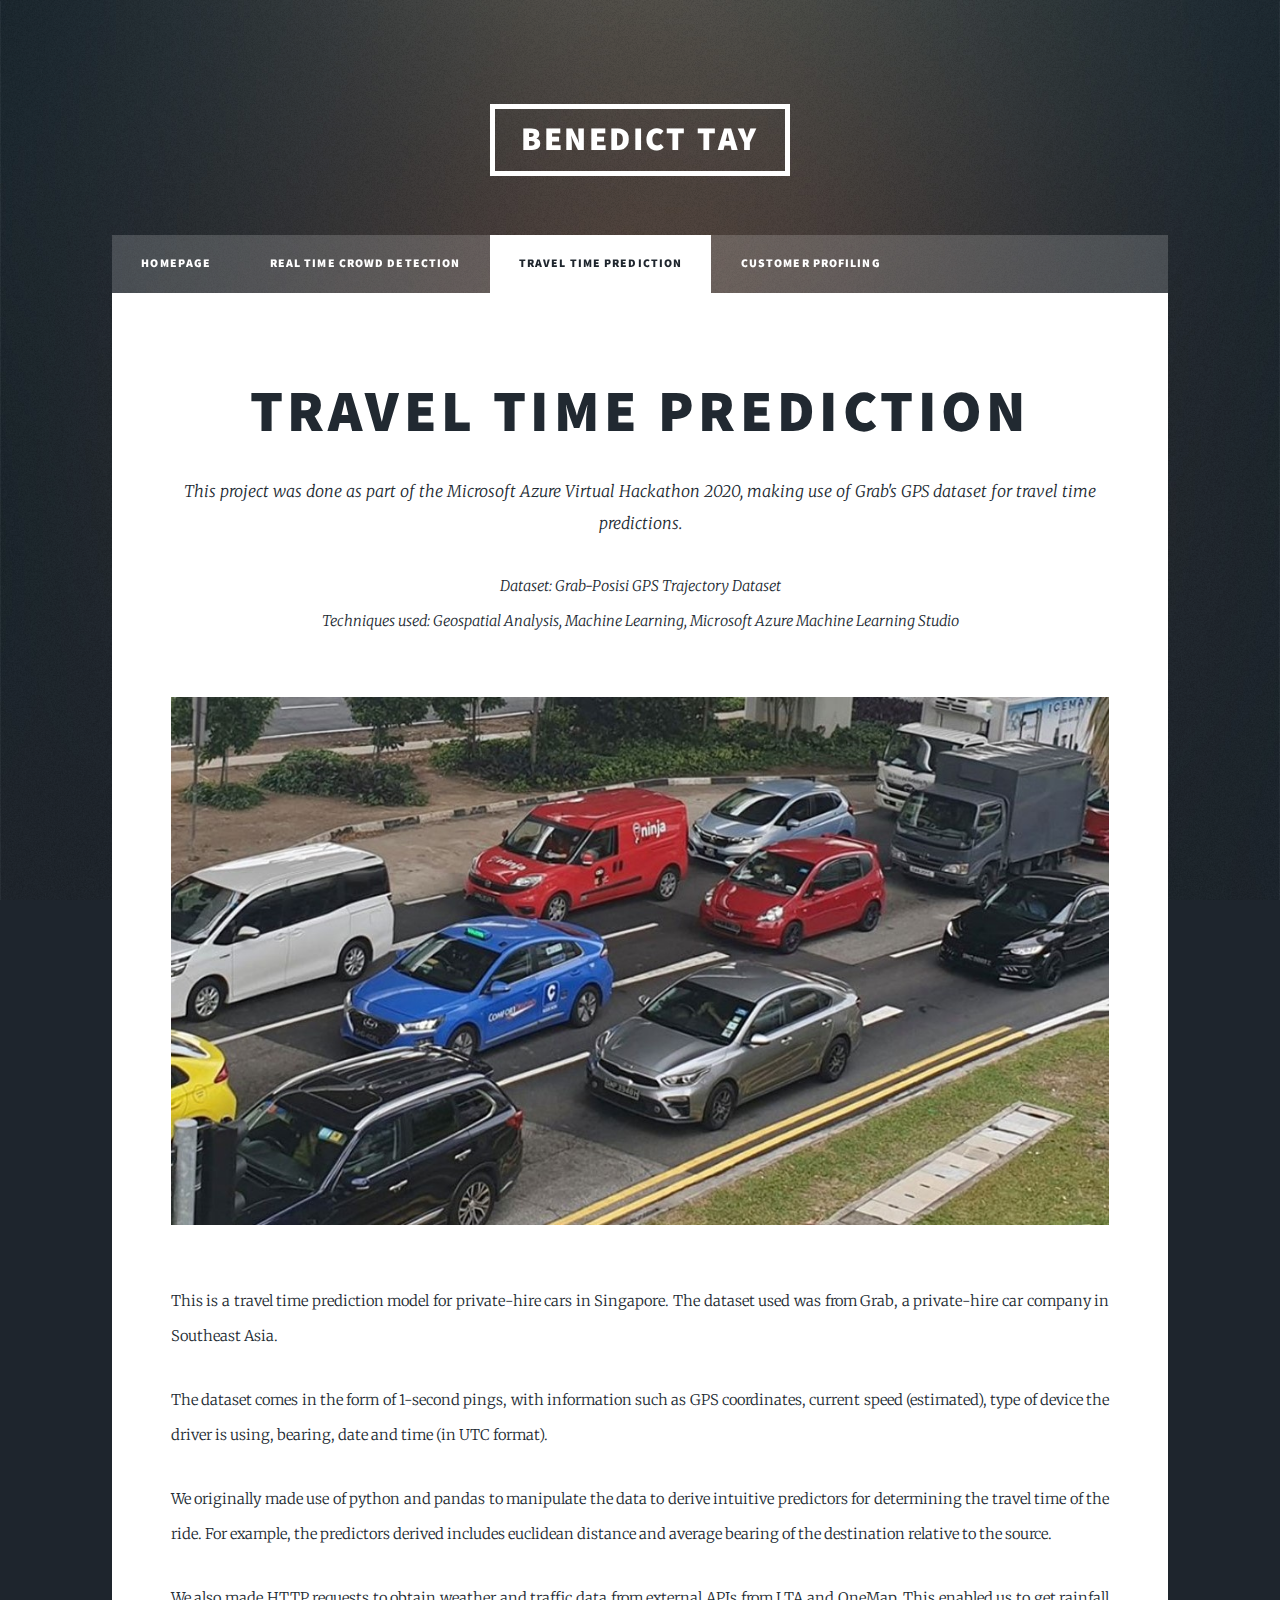
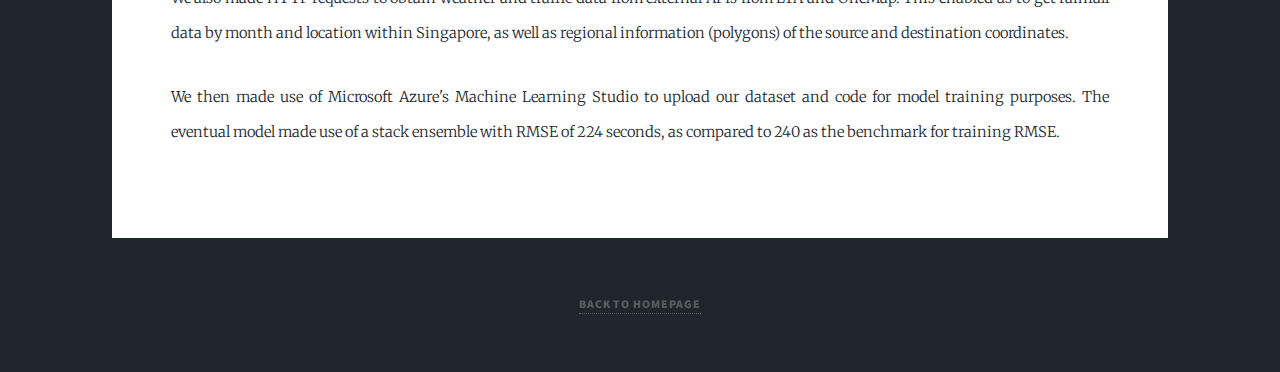
<file: traveltimeprediction.html>
<!DOCTYPE html>
<html>
    <head>
        <title>Benedict Tay's Portfolio</title>
        <meta charset="utf-8" />
        <meta
            name="viewport"
            content="width=device-width, initial-scale=1, user-scalable=no"
        />
        <link rel="stylesheet" href="assets/css/main.css" />
        <noscript
            ><link rel="stylesheet" href="assets/css/noscript.css"
        /></noscript>
    </head>
    <body class="is-preload">
        <div id="wrapper">
            <header id="header">
                <a href="index.html" class="logo">Benedict Tay</a>
            </header>

            <!-- Nav -->
            <nav id="nav">
                <ul class="links">
                    <li>
                        <a href="index.html">Homepage</a>
                    </li>
                    <li>
                        <a href="crowddetection.html"
                            >Real time crowd detection</a
                        >
                    </li>
                    <li class="active">
                        <a href="traveltimeprediction.html"
                            >travel time prediction</a
                        >
                    </li>
                    <li>
                        <a href="customerprofiling.html">customer profiling</a>
                    </li>
                </ul>
            </nav>

            <!-- Main -->
            <div id="main">
                <!-- Post -->
                <section class="post">
                    <header class="major">
                        <h1>Travel Time Prediction</h1>
                        <p>
                            This project was done as part of the Microsoft Azure
                            Virtual Hackathon 2020, making use of Grab's GPS
                            dataset for travel time predictions.
                        </p>
                        <p>
                            Dataset: Grab-Posisi GPS Trajectory Dataset <br />
                            Techniques used: Geospatial Analysis, Machine
                            Learning, Microsoft Azure Machine Learning Studio
                        </p>
                    </header>
                    <div class="image main">
                        <img src="images/traveltimeprediction.jpg" alt="" />
                    </div>
                    <p>
                        This is a travel time prediction model for private-hire
                        cars in Singapore. The dataset used was from Grab, a
                        private-hire car company in Southeast Asia.
                    </p>
                    <p>
                        The dataset comes in the form of 1-second pings, with
                        information such as GPS coordinates, current speed
                        (estimated), type of device the driver is using,
                        bearing, date and time (in UTC format).
                    </p>
                    <p>
                        We originally made use of python and pandas to
                        manipulate the data to derive intuitive predictors for
                        determining the travel time of the ride. For example,
                        the predictors derived includes euclidean distance and
                        average bearing of the destination relative to the
                        source.
                    </p>
                    <p>
                        We also made HTTP requests to obtain weather and traffic
                        data from external APIs from LTA and OneMap. This
                        enabled us to get rainfall data by month and location
                        within Singapore, as well as regional information
                        (polygons) of the source and destination coordinates.
                    </p>
                    <p>
                        We then made use of Microsoft Azure's Machine Learning
                        Studio to upload our dataset and code for model training
                        purposes. The eventual model made use of a stack
                        ensemble with RMSE of 224 seconds, as compared to 240 as
                        the benchmark for training RMSE.
                    </p>
                </section>
            </div>

            <div id="copyright">
                <ul>
                    <li><a href="index.html">Back to homepage</a></li>
                </ul>
            </div>
        </div>

        <!-- Scripts -->
        <script src="assets/js/jquery.min.js"></script>
        <script src="assets/js/jquery.scrollex.min.js"></script>
        <script src="assets/js/jquery.scrolly.min.js"></script>
        <script src="assets/js/browser.min.js"></script>
        <script src="assets/js/breakpoints.min.js"></script>
        <script src="assets/js/util.js"></script>
        <script src="assets/js/main.js"></script>
    </body>
</html>
</file>
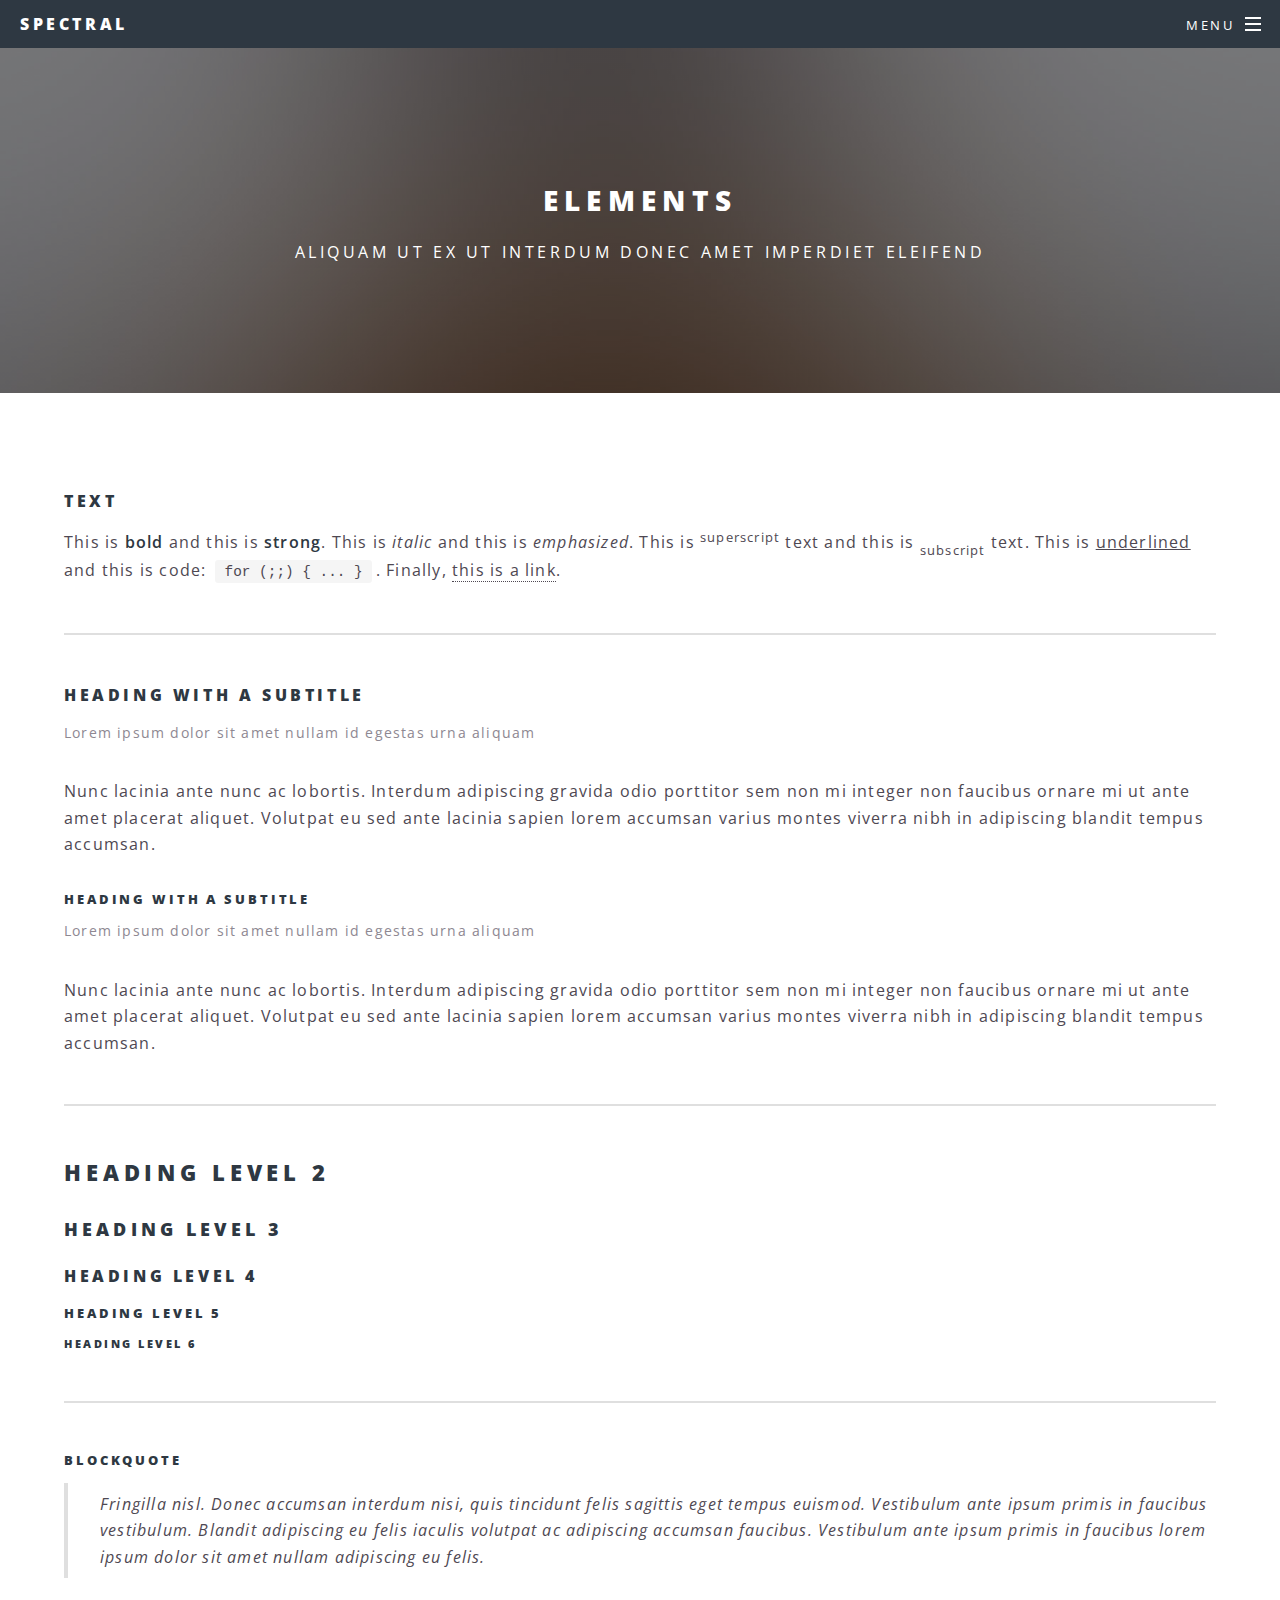
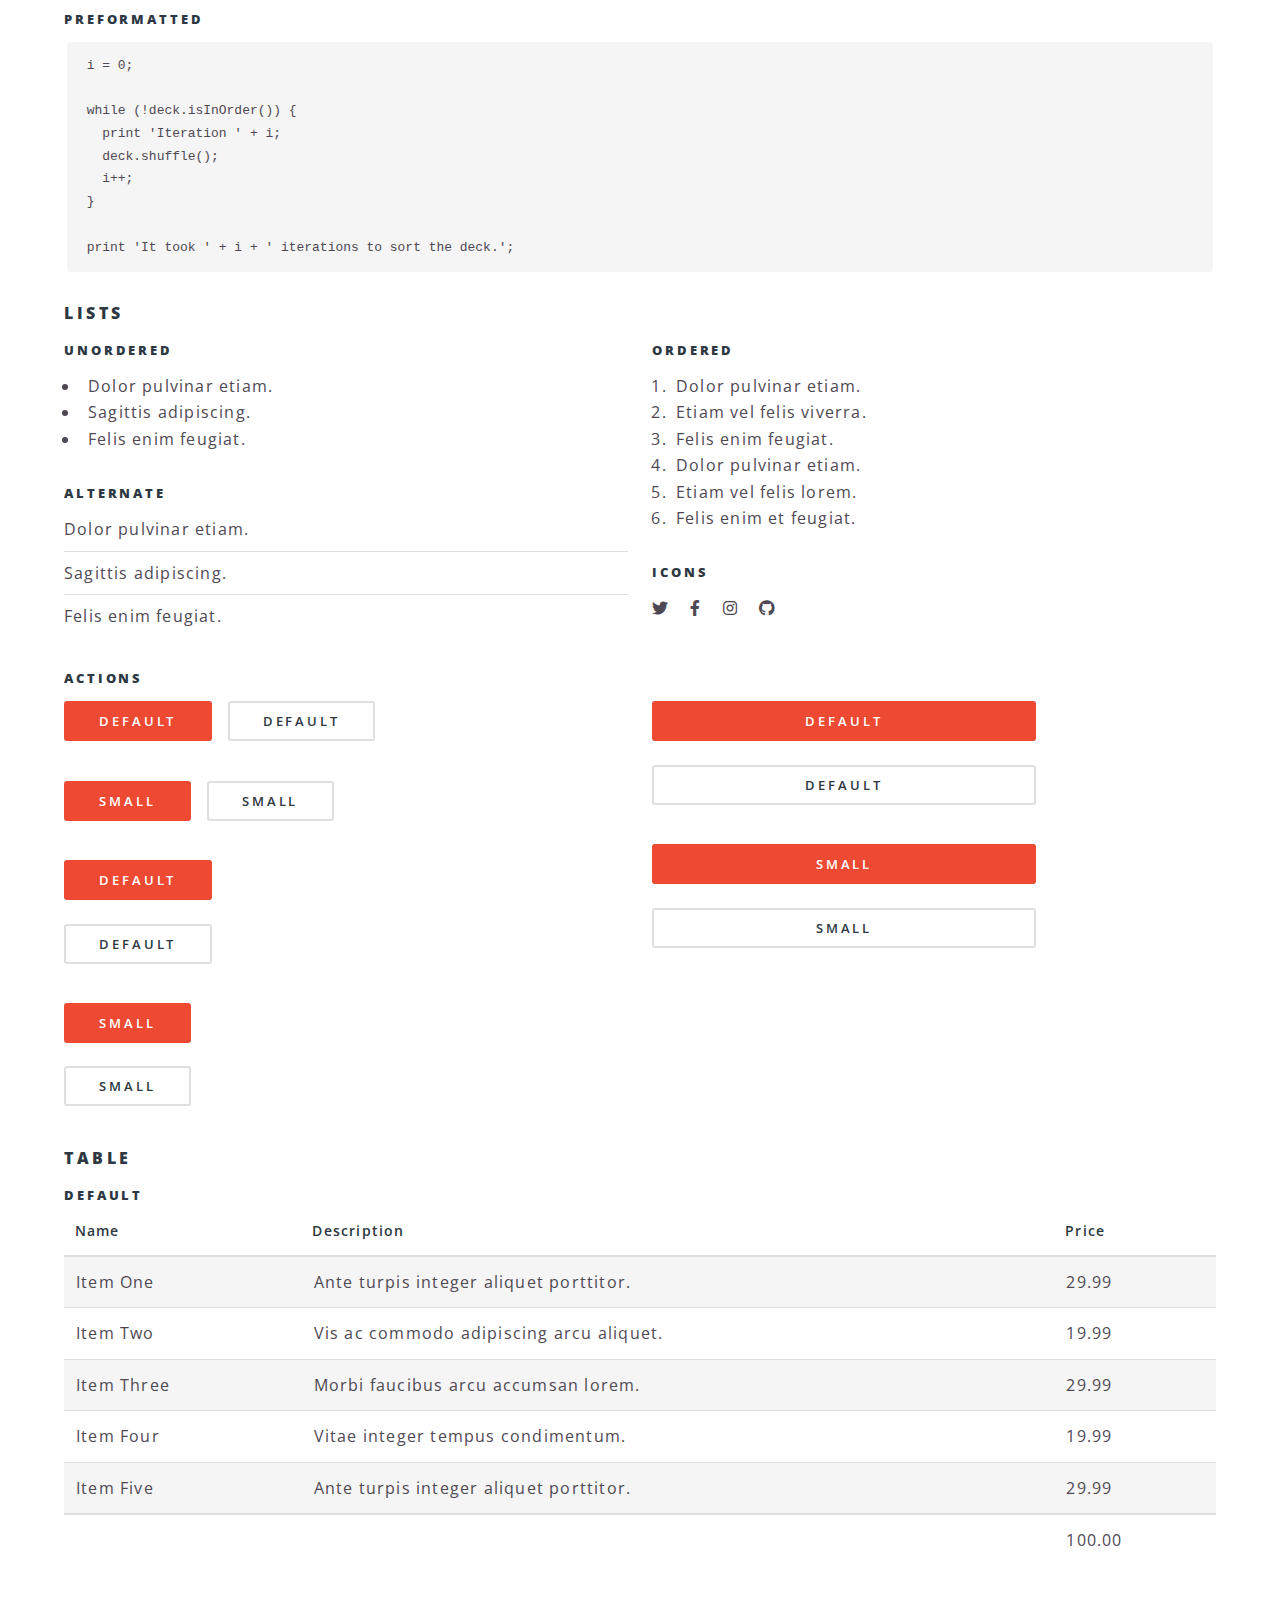
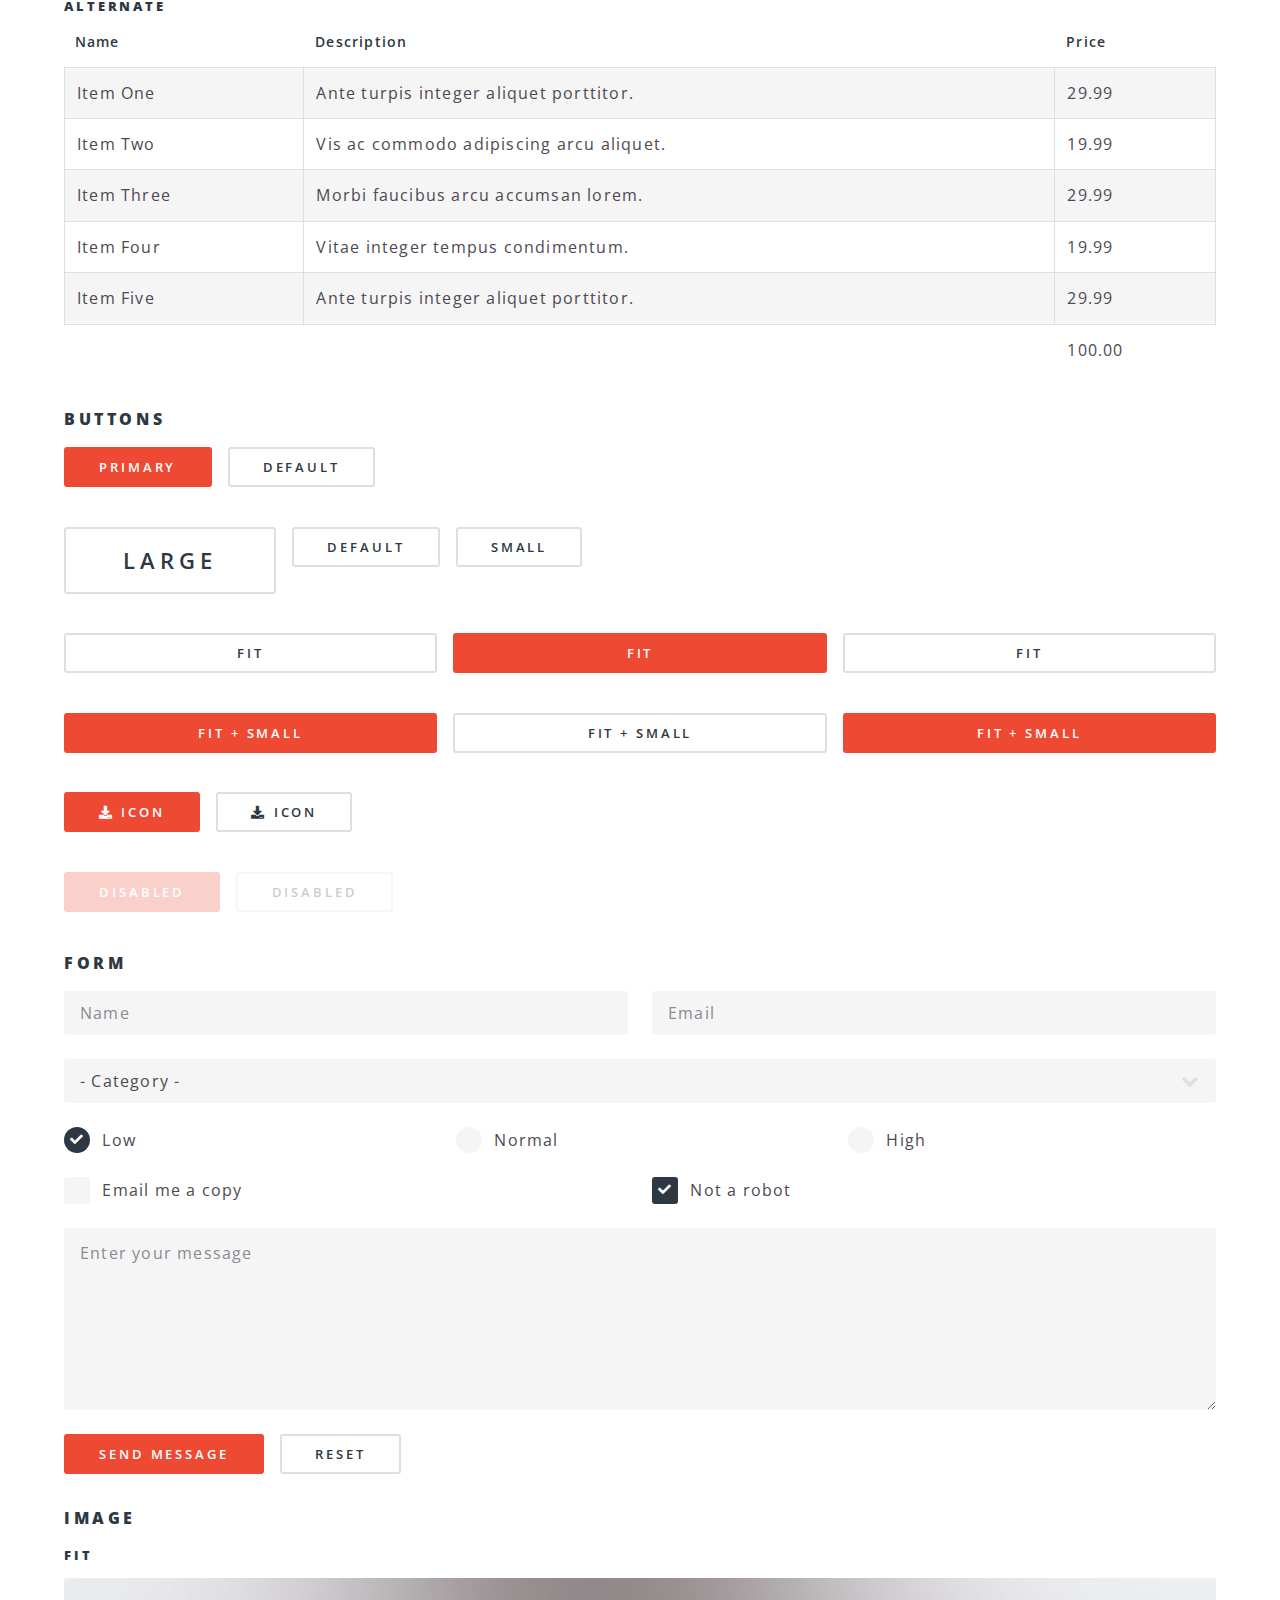
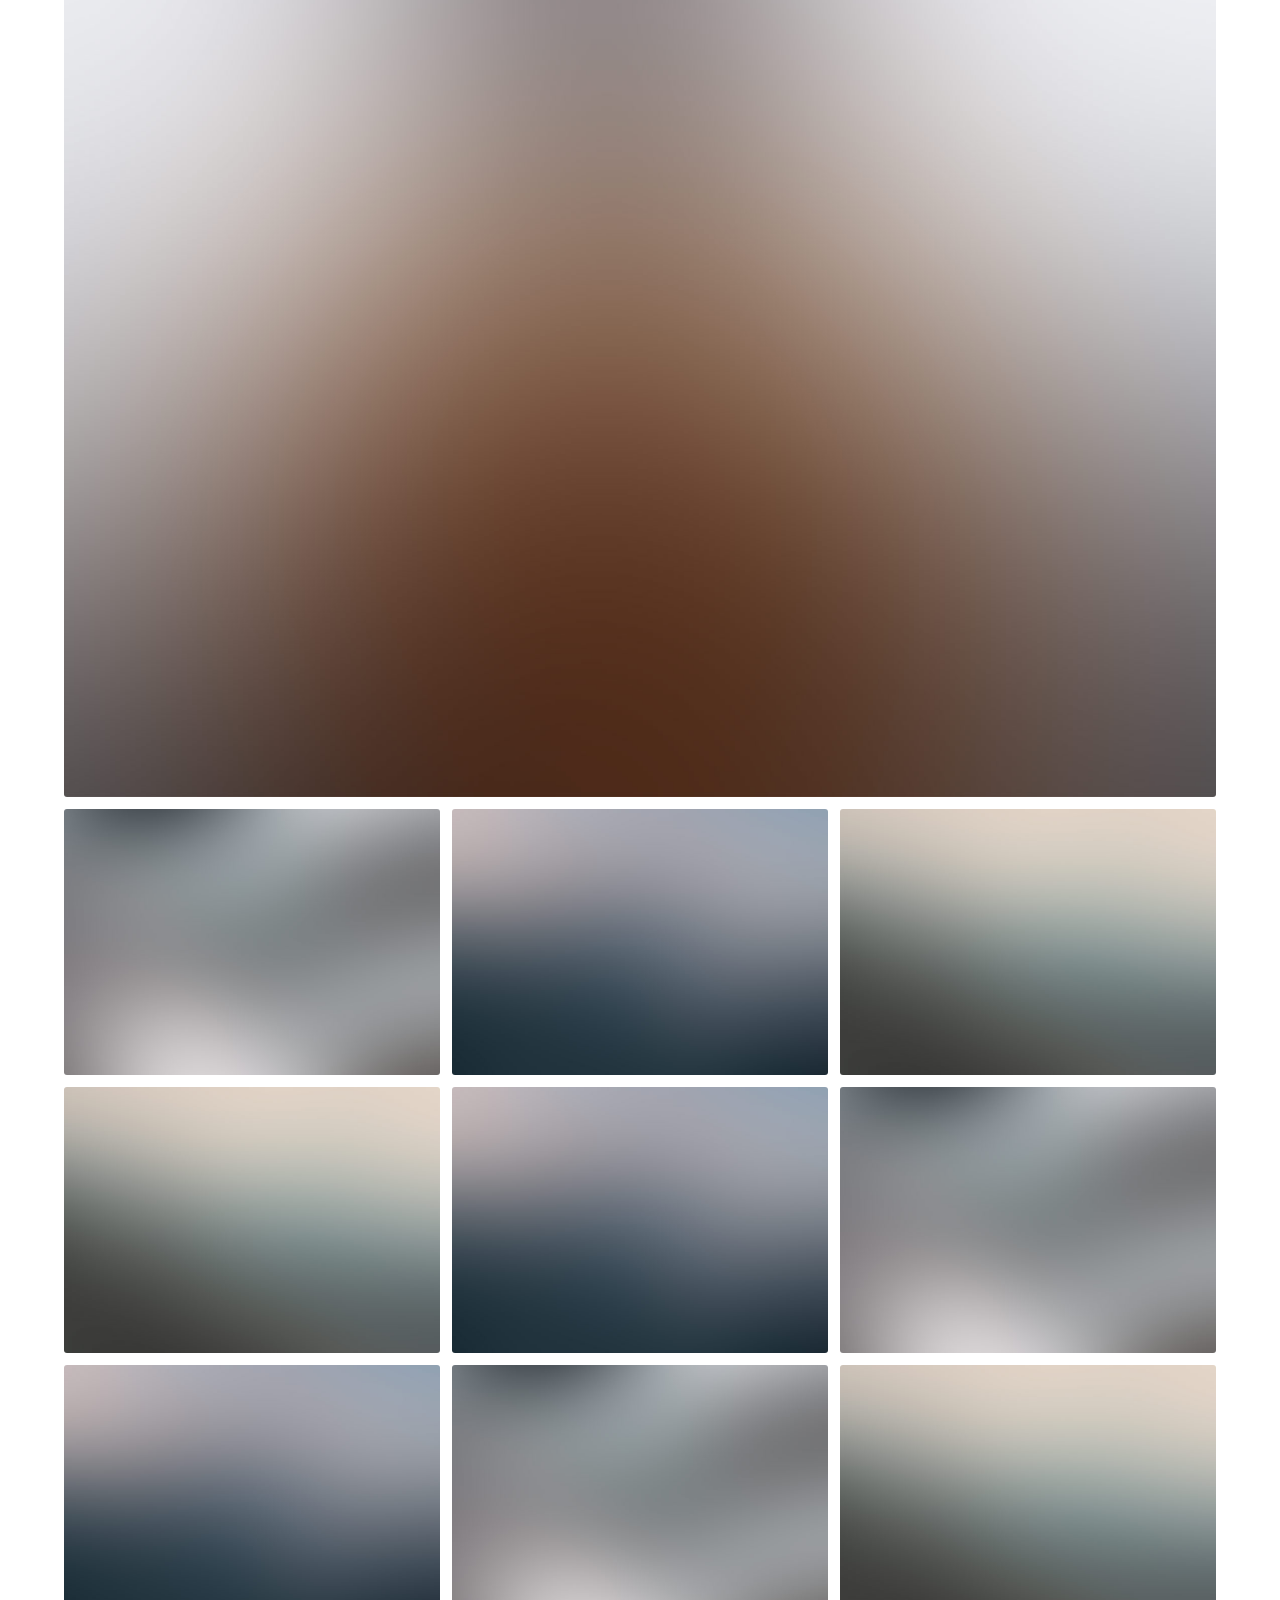
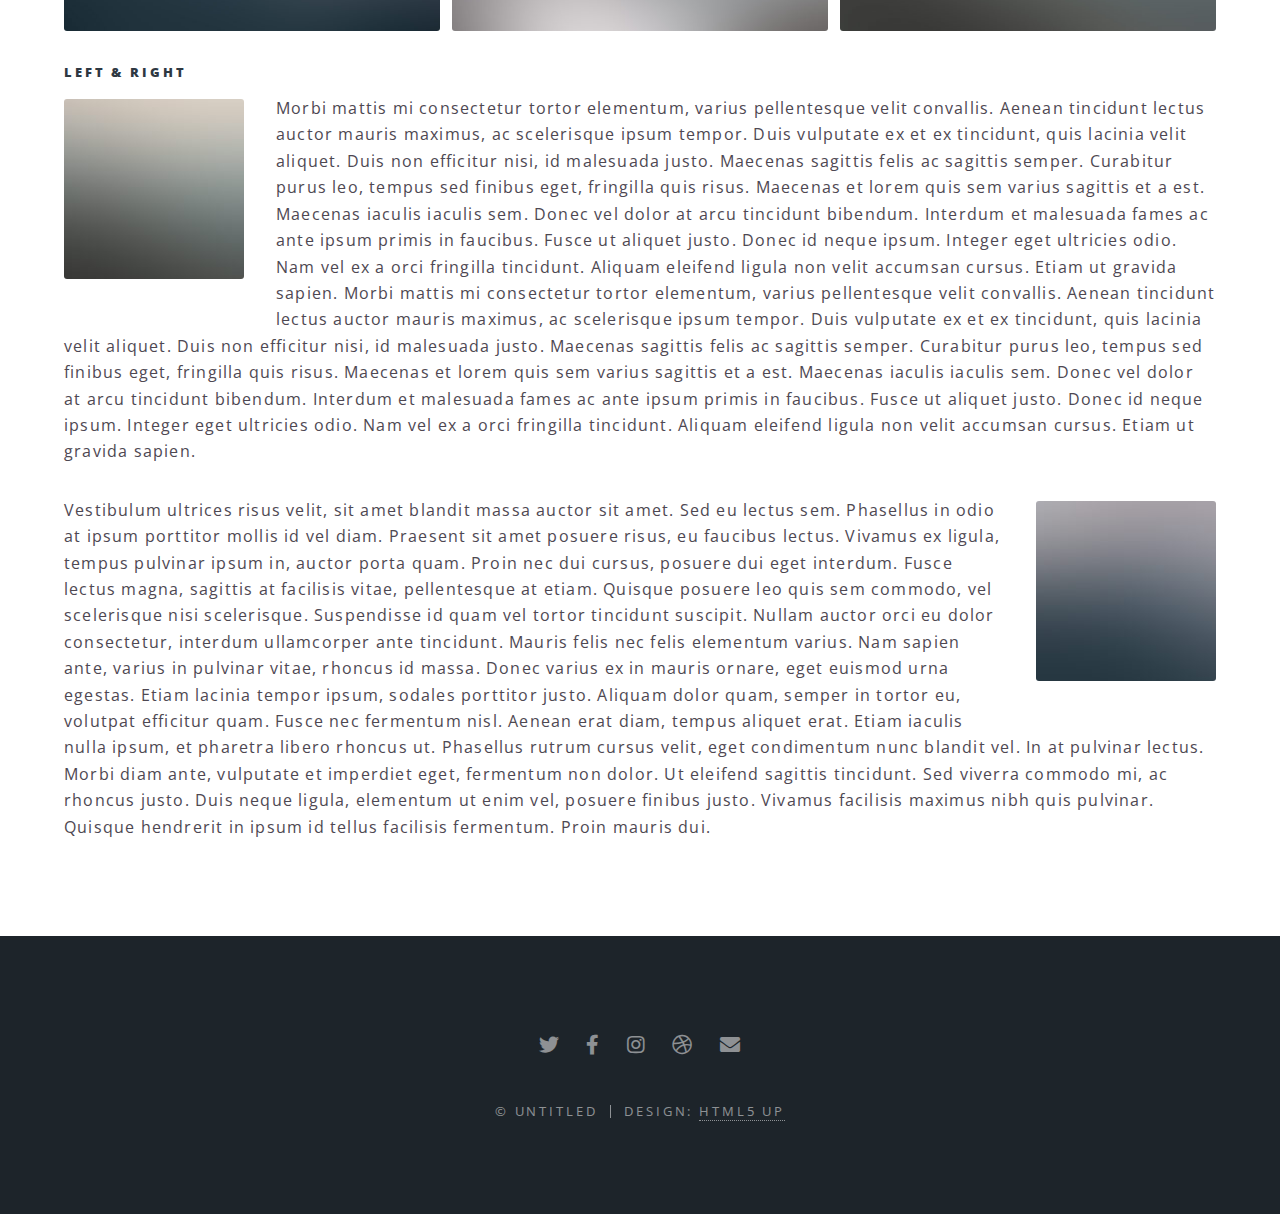
<file: Project/elements.html>
<!DOCTYPE HTML>
<!--
	Spectral by HTML5 UP
	html5up.net | @ajlkn
	Free for personal and commercial use under the CCA 3.0 license (html5up.net/license)
-->
<html>
	<head>
		<title>Elements - Spectral by HTML5 UP</title>
		<meta charset="utf-8" />
		<meta name="viewport" content="width=device-width, initial-scale=1, user-scalable=no" />
		<link rel="stylesheet" href="assets/css/main.css" />
		<noscript><link rel="stylesheet" href="assets/css/noscript.css" /></noscript>
	</head>
	<body class="is-preload">

		<!-- Page Wrapper -->
			<div id="page-wrapper">

				<!-- Header -->
					<header id="header">
						<h1><a href="index.html">Spectral</a></h1>
						<nav id="nav">
							<ul>
								<li class="special">
									<a href="#menu" class="menuToggle"><span>Menu</span></a>
									<div id="menu">
										<ul>
											<li><a href="index.html">Home</a></li>
											<li><a href="generic.html">Generic</a></li>
											<li><a href="elements.html">Elements</a></li>
											<li><a href="#">Sign Up</a></li>
											<li><a href="#">Log In</a></li>
										</ul>
									</div>
								</li>
							</ul>
						</nav>
					</header>

				<!-- Main -->
					<article id="main">
						<header>
							<h2>Elements</h2>
							<p>Aliquam ut ex ut interdum donec amet imperdiet eleifend</p>
						</header>
						<section class="wrapper style5">
							<div class="inner">

								<section>
									<h4>Text</h4>
									<p>This is <b>bold</b> and this is <strong>strong</strong>. This is <i>italic</i> and this is <em>emphasized</em>.
									This is <sup>superscript</sup> text and this is <sub>subscript</sub> text.
									This is <u>underlined</u> and this is code: <code>for (;;) { ... }</code>. Finally, <a href="#">this is a link</a>.</p>
									<hr />
									<header>
										<h4>Heading with a Subtitle</h4>
										<p>Lorem ipsum dolor sit amet nullam id egestas urna aliquam</p>
									</header>
									<p>Nunc lacinia ante nunc ac lobortis. Interdum adipiscing gravida odio porttitor sem non mi integer non faucibus ornare mi ut ante amet placerat aliquet. Volutpat eu sed ante lacinia sapien lorem accumsan varius montes viverra nibh in adipiscing blandit tempus accumsan.</p>
									<header>
										<h5>Heading with a Subtitle</h5>
										<p>Lorem ipsum dolor sit amet nullam id egestas urna aliquam</p>
									</header>
									<p>Nunc lacinia ante nunc ac lobortis. Interdum adipiscing gravida odio porttitor sem non mi integer non faucibus ornare mi ut ante amet placerat aliquet. Volutpat eu sed ante lacinia sapien lorem accumsan varius montes viverra nibh in adipiscing blandit tempus accumsan.</p>
									<hr />
									<h2>Heading Level 2</h2>
									<h3>Heading Level 3</h3>
									<h4>Heading Level 4</h4>
									<h5>Heading Level 5</h5>
									<h6>Heading Level 6</h6>
									<hr />
									<h5>Blockquote</h5>
									<blockquote>Fringilla nisl. Donec accumsan interdum nisi, quis tincidunt felis sagittis eget tempus euismod. Vestibulum ante ipsum primis in faucibus vestibulum. Blandit adipiscing eu felis iaculis volutpat ac adipiscing accumsan faucibus. Vestibulum ante ipsum primis in faucibus lorem ipsum dolor sit amet nullam adipiscing eu felis.</blockquote>
									<h5>Preformatted</h5>
									<pre><code>i = 0;

while (!deck.isInOrder()) {
  print 'Iteration ' + i;
  deck.shuffle();
  i++;
}

print 'It took ' + i + ' iterations to sort the deck.';</code></pre>
								</section>

								<section>
									<h4>Lists</h4>
									<div class="row">
										<div class="col-6 col-12-medium">
											<h5>Unordered</h5>
											<ul>
												<li>Dolor pulvinar etiam.</li>
												<li>Sagittis adipiscing.</li>
												<li>Felis enim feugiat.</li>
											</ul>
											<h5>Alternate</h5>
											<ul class="alt">
												<li>Dolor pulvinar etiam.</li>
												<li>Sagittis adipiscing.</li>
												<li>Felis enim feugiat.</li>
											</ul>
										</div>
										<div class="col-6 col-12-medium">
											<h5>Ordered</h5>
											<ol>
												<li>Dolor pulvinar etiam.</li>
												<li>Etiam vel felis viverra.</li>
												<li>Felis enim feugiat.</li>
												<li>Dolor pulvinar etiam.</li>
												<li>Etiam vel felis lorem.</li>
												<li>Felis enim et feugiat.</li>
											</ol>
											<h5>Icons</h5>
											<ul class="icons">
												<li><a href="#" class="icon brands fa-twitter"><span class="label">Twitter</span></a></li>
												<li><a href="#" class="icon brands fa-facebook-f"><span class="label">Facebook</span></a></li>
												<li><a href="#" class="icon brands fa-instagram"><span class="label">Instagram</span></a></li>
												<li><a href="#" class="icon brands fa-github"><span class="label">Github</span></a></li>
											</ul>
										</div>
									</div>
									<h5>Actions</h5>
									<div class="row">
										<div class="col-6 col-12-medium">
											<ul class="actions">
												<li><a href="#" class="button primary">Default</a></li>
												<li><a href="#" class="button">Default</a></li>
											</ul>
											<ul class="actions small">
												<li><a href="#" class="button primary small">Small</a></li>
												<li><a href="#" class="button small">Small</a></li>
											</ul>
											<ul class="actions stacked">
												<li><a href="#" class="button primary">Default</a></li>
												<li><a href="#" class="button">Default</a></li>
											</ul>
											<ul class="actions stacked">
												<li><a href="#" class="button primary small">Small</a></li>
												<li><a href="#" class="button small">Small</a></li>
											</ul>
										</div>
										<div class="col-6 col-12-medium">
											<ul class="actions stacked">
												<li><a href="#" class="button primary fit">Default</a></li>
												<li><a href="#" class="button fit">Default</a></li>
											</ul>
											<ul class="actions stacked">
												<li><a href="#" class="button primary small fit">Small</a></li>
												<li><a href="#" class="button small fit">Small</a></li>
											</ul>
										</div>
									</div>
								</section>

								<section>
									<h4>Table</h4>
									<h5>Default</h5>
									<div class="table-wrapper">
										<table>
											<thead>
												<tr>
													<th>Name</th>
													<th>Description</th>
													<th>Price</th>
												</tr>
											</thead>
											<tbody>
												<tr>
													<td>Item One</td>
													<td>Ante turpis integer aliquet porttitor.</td>
													<td>29.99</td>
												</tr>
												<tr>
													<td>Item Two</td>
													<td>Vis ac commodo adipiscing arcu aliquet.</td>
													<td>19.99</td>
												</tr>
												<tr>
													<td>Item Three</td>
													<td> Morbi faucibus arcu accumsan lorem.</td>
													<td>29.99</td>
												</tr>
												<tr>
													<td>Item Four</td>
													<td>Vitae integer tempus condimentum.</td>
													<td>19.99</td>
												</tr>
												<tr>
													<td>Item Five</td>
													<td>Ante turpis integer aliquet porttitor.</td>
													<td>29.99</td>
												</tr>
											</tbody>
											<tfoot>
												<tr>
													<td colspan="2"></td>
													<td>100.00</td>
												</tr>
											</tfoot>
										</table>
									</div>

									<h5>Alternate</h5>
									<div class="table-wrapper">
										<table class="alt">
											<thead>
												<tr>
													<th>Name</th>
													<th>Description</th>
													<th>Price</th>
												</tr>
											</thead>
											<tbody>
												<tr>
													<td>Item One</td>
													<td>Ante turpis integer aliquet porttitor.</td>
													<td>29.99</td>
												</tr>
												<tr>
													<td>Item Two</td>
													<td>Vis ac commodo adipiscing arcu aliquet.</td>
													<td>19.99</td>
												</tr>
												<tr>
													<td>Item Three</td>
													<td> Morbi faucibus arcu accumsan lorem.</td>
													<td>29.99</td>
												</tr>
												<tr>
													<td>Item Four</td>
													<td>Vitae integer tempus condimentum.</td>
													<td>19.99</td>
												</tr>
												<tr>
													<td>Item Five</td>
													<td>Ante turpis integer aliquet porttitor.</td>
													<td>29.99</td>
												</tr>
											</tbody>
											<tfoot>
												<tr>
													<td colspan="2"></td>
													<td>100.00</td>
												</tr>
											</tfoot>
										</table>
									</div>
								</section>

								<section>
									<h4>Buttons</h4>
									<ul class="actions">
										<li><a href="#" class="button primary">Primary</a></li>
										<li><a href="#" class="button">Default</a></li>
									</ul>
									<ul class="actions">
										<li><a href="#" class="button large">Large</a></li>
										<li><a href="#" class="button">Default</a></li>
										<li><a href="#" class="button small">Small</a></li>
									</ul>
									<ul class="actions fit">
										<li><a href="#" class="button fit">Fit</a></li>
										<li><a href="#" class="button primary fit">Fit</a></li>
										<li><a href="#" class="button fit">Fit</a></li>
									</ul>
									<ul class="actions fit small">
										<li><a href="#" class="button primary fit small">Fit + Small</a></li>
										<li><a href="#" class="button fit small">Fit + Small</a></li>
										<li><a href="#" class="button primary fit small">Fit + Small</a></li>
									</ul>
									<ul class="actions">
										<li><a href="#" class="button primary icon solid fa-download">Icon</a></li>
										<li><a href="#" class="button icon solid fa-download">Icon</a></li>
									</ul>
									<ul class="actions">
										<li><span class="button primary disabled">Disabled</span></li>
										<li><span class="button disabled">Disabled</span></li>
									</ul>
								</section>

								<section>
									<h4>Form</h4>
									<form method="post" action="#">
										<div class="row gtr-uniform">
											<div class="col-6 col-12-xsmall">
												<input type="text" name="demo-name" id="demo-name" value="" placeholder="Name" />
											</div>
											<div class="col-6 col-12-xsmall">
												<input type="email" name="demo-email" id="demo-email" value="" placeholder="Email" />
											</div>
											<div class="col-12">
												<select name="demo-category" id="demo-category">
													<option value="">- Category -</option>
													<option value="1">Manufacturing</option>
													<option value="1">Shipping</option>
													<option value="1">Administration</option>
													<option value="1">Human Resources</option>
												</select>
											</div>
											<div class="col-4 col-12-small">
												<input type="radio" id="demo-priority-low" name="demo-priority" checked>
												<label for="demo-priority-low">Low</label>
											</div>
											<div class="col-4 col-12-small">
												<input type="radio" id="demo-priority-normal" name="demo-priority">
												<label for="demo-priority-normal">Normal</label>
											</div>
											<div class="col-4 col-12-small">
												<input type="radio" id="demo-priority-high" name="demo-priority">
												<label for="demo-priority-high">High</label>
											</div>
											<div class="col-6 col-12-small">
												<input type="checkbox" id="demo-copy" name="demo-copy">
												<label for="demo-copy">Email me a copy</label>
											</div>
											<div class="col-6 col-12-small">
												<input type="checkbox" id="demo-human" name="demo-human" checked>
												<label for="demo-human">Not a robot</label>
											</div>
											<div class="col-12">
												<textarea name="demo-message" id="demo-message" placeholder="Enter your message" rows="6"></textarea>
											</div>
											<div class="col-12">
												<ul class="actions">
													<li><input type="submit" value="Send Message" class="primary" /></li>
													<li><input type="reset" value="Reset" /></li>
												</ul>
											</div>
										</div>
									</form>
								</section>

								<section>
									<h4>Image</h4>
									<h5>Fit</h5>
									<div class="box alt">
										<div class="row gtr-50 gtr-uniform">
											<div class="col-12"><span class="image fit"><img src="images/banner.jpg" alt="" /></span></div>
											<div class="col-4"><span class="image fit"><img src="images/pic01.jpg" alt="" /></span></div>
											<div class="col-4"><span class="image fit"><img src="images/pic02.jpg" alt="" /></span></div>
											<div class="col-4"><span class="image fit"><img src="images/pic03.jpg" alt="" /></span></div>
											<div class="col-4"><span class="image fit"><img src="images/pic03.jpg" alt="" /></span></div>
											<div class="col-4"><span class="image fit"><img src="images/pic02.jpg" alt="" /></span></div>
											<div class="col-4"><span class="image fit"><img src="images/pic01.jpg" alt="" /></span></div>
											<div class="col-4"><span class="image fit"><img src="images/pic02.jpg" alt="" /></span></div>
											<div class="col-4"><span class="image fit"><img src="images/pic01.jpg" alt="" /></span></div>
											<div class="col-4"><span class="image fit"><img src="images/pic03.jpg" alt="" /></span></div>
										</div>
									</div>
									<h5>Left &amp; Right</h5>
									<p><span class="image left"><img src="images/pic04.jpg" alt="" /></span>Morbi mattis mi consectetur tortor elementum, varius pellentesque velit convallis. Aenean tincidunt lectus auctor mauris maximus, ac scelerisque ipsum tempor. Duis vulputate ex et ex tincidunt, quis lacinia velit aliquet. Duis non efficitur nisi, id malesuada justo. Maecenas sagittis felis ac sagittis semper. Curabitur purus leo, tempus sed finibus eget, fringilla quis risus. Maecenas et lorem quis sem varius sagittis et a est. Maecenas iaculis iaculis sem. Donec vel dolor at arcu tincidunt bibendum. Interdum et malesuada fames ac ante ipsum primis in faucibus. Fusce ut aliquet justo. Donec id neque ipsum. Integer eget ultricies odio. Nam vel ex a orci fringilla tincidunt. Aliquam eleifend ligula non velit accumsan cursus. Etiam ut gravida sapien. Morbi mattis mi consectetur tortor elementum, varius pellentesque velit convallis. Aenean tincidunt lectus auctor mauris maximus, ac scelerisque ipsum tempor. Duis vulputate ex et ex tincidunt, quis lacinia velit aliquet. Duis non efficitur nisi, id malesuada justo. Maecenas sagittis felis ac sagittis semper. Curabitur purus leo, tempus sed finibus eget, fringilla quis risus. Maecenas et lorem quis sem varius sagittis et a est. Maecenas iaculis iaculis sem. Donec vel dolor at arcu tincidunt bibendum. Interdum et malesuada fames ac ante ipsum primis in faucibus. Fusce ut aliquet justo. Donec id neque ipsum. Integer eget ultricies odio. Nam vel ex a orci fringilla tincidunt. Aliquam eleifend ligula non velit accumsan cursus. Etiam ut gravida sapien.</p>
									<p><span class="image right"><img src="images/pic05.jpg" alt="" /></span>Vestibulum ultrices risus velit, sit amet blandit massa auctor sit amet. Sed eu lectus sem. Phasellus in odio at ipsum porttitor mollis id vel diam. Praesent sit amet posuere risus, eu faucibus lectus. Vivamus ex ligula, tempus pulvinar ipsum in, auctor porta quam. Proin nec dui cursus, posuere dui eget interdum. Fusce lectus magna, sagittis at facilisis vitae, pellentesque at etiam. Quisque posuere leo quis sem commodo, vel scelerisque nisi scelerisque. Suspendisse id quam vel tortor tincidunt suscipit. Nullam auctor orci eu dolor consectetur, interdum ullamcorper ante tincidunt. Mauris felis nec felis elementum varius. Nam sapien ante, varius in pulvinar vitae, rhoncus id massa. Donec varius ex in mauris ornare, eget euismod urna egestas. Etiam lacinia tempor ipsum, sodales porttitor justo. Aliquam dolor quam, semper in tortor eu, volutpat efficitur quam. Fusce nec fermentum nisl. Aenean erat diam, tempus aliquet erat. Etiam iaculis nulla ipsum, et pharetra libero rhoncus ut. Phasellus rutrum cursus velit, eget condimentum nunc blandit vel. In at pulvinar lectus. Morbi diam ante, vulputate et imperdiet eget, fermentum non dolor. Ut eleifend sagittis tincidunt. Sed viverra commodo mi, ac rhoncus justo. Duis neque ligula, elementum ut enim vel, posuere finibus justo. Vivamus facilisis maximus nibh quis pulvinar. Quisque hendrerit in ipsum id tellus facilisis fermentum. Proin mauris dui.</p>
								</section>

							</div>
						</section>
					</article>

				<!-- Footer -->
					<footer id="footer">
						<ul class="icons">
							<li><a href="#" class="icon brands fa-twitter"><span class="label">Twitter</span></a></li>
							<li><a href="#" class="icon brands fa-facebook-f"><span class="label">Facebook</span></a></li>
							<li><a href="#" class="icon brands fa-instagram"><span class="label">Instagram</span></a></li>
							<li><a href="#" class="icon brands fa-dribbble"><span class="label">Dribbble</span></a></li>
							<li><a href="#" class="icon solid fa-envelope"><span class="label">Email</span></a></li>
						</ul>
						<ul class="copyright">
							<li>&copy; Untitled</li><li>Design: <a href="http://html5up.net">HTML5 UP</a></li>
						</ul>
					</footer>

			</div>

		<!-- Scripts -->
			<script src="assets/js/jquery.min.js"></script>
			<script src="assets/js/jquery.scrollex.min.js"></script>
			<script src="assets/js/jquery.scrolly.min.js"></script>
			<script src="assets/js/browser.min.js"></script>
			<script src="assets/js/breakpoints.min.js"></script>
			<script src="assets/js/util.js"></script>
			<script src="assets/js/main.js"></script>

	</body>
</html>
</file>
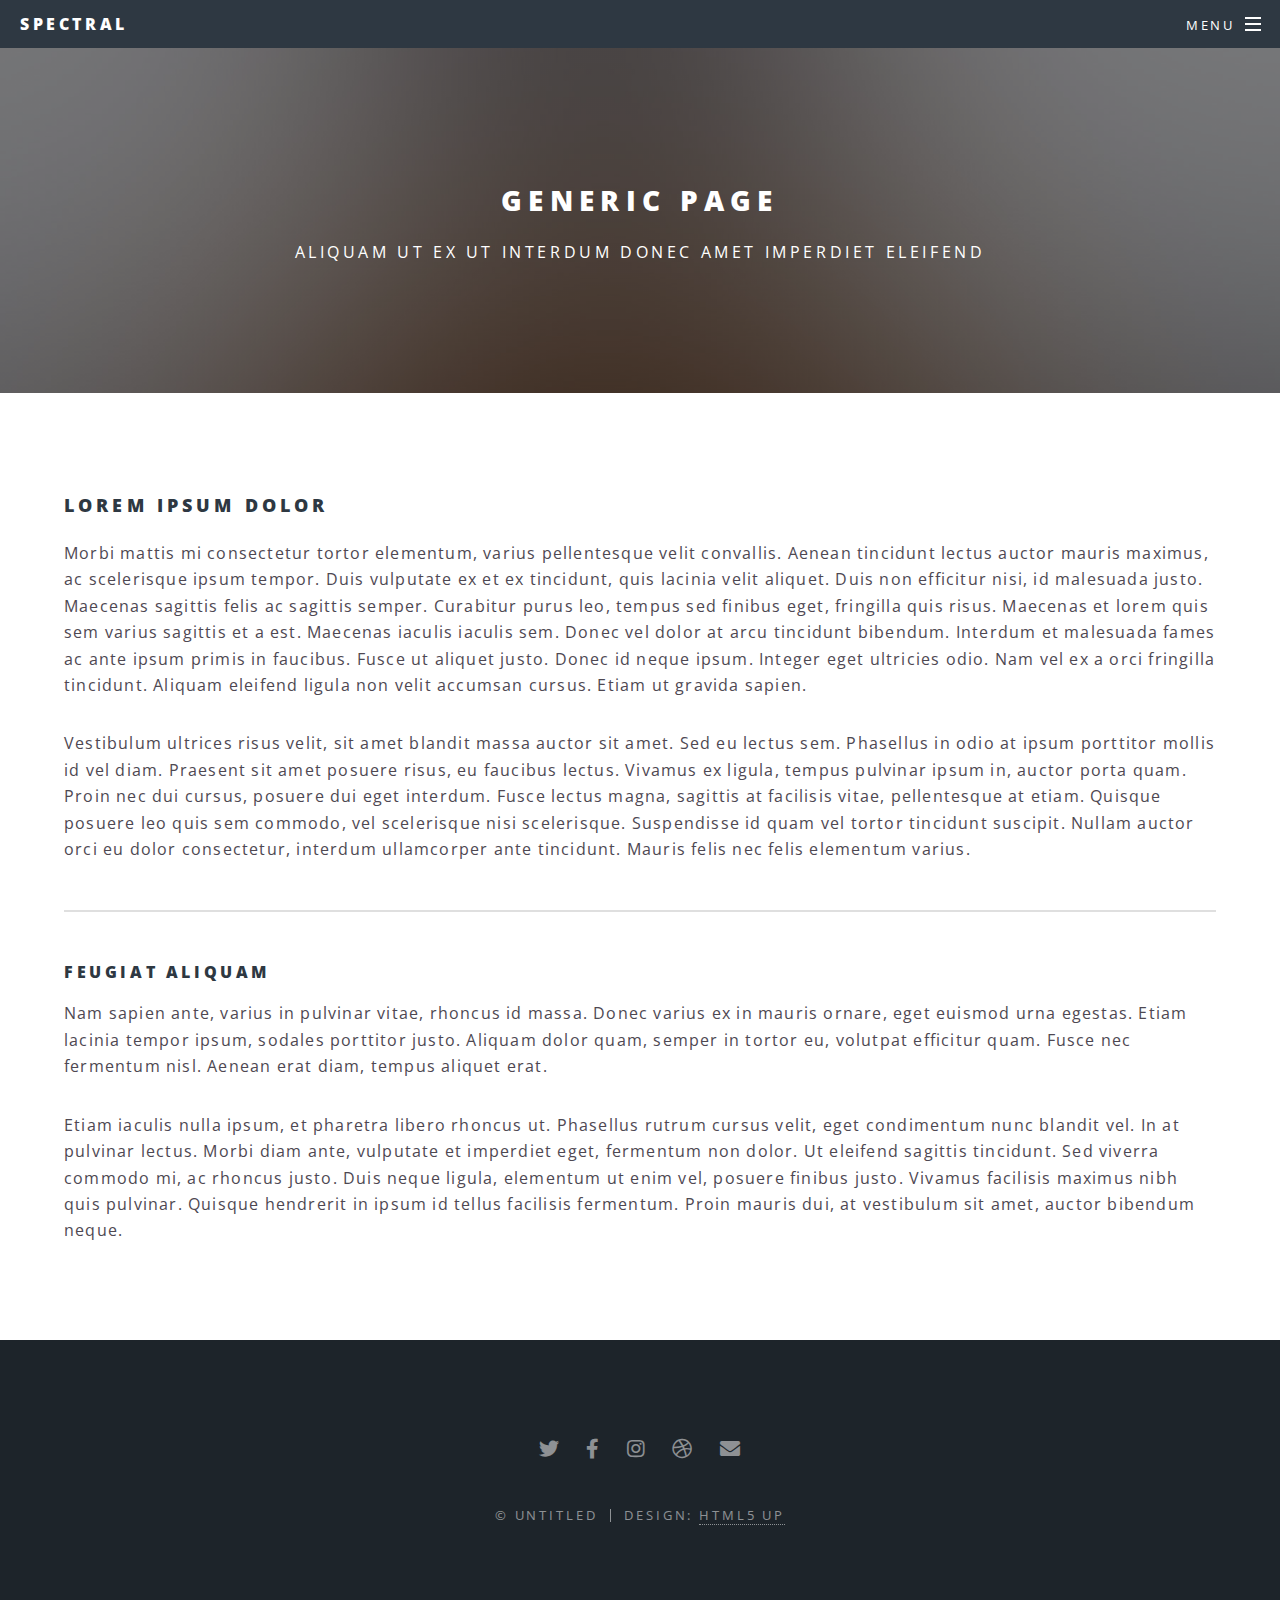
<file: Project/generic.html>
<!DOCTYPE HTML>
<!--
	Spectral by HTML5 UP
	html5up.net | @ajlkn
	Free for personal and commercial use under the CCA 3.0 license (html5up.net/license)
-->
<html>
	<head>
		<title>Generic - Spectral by HTML5 UP</title>
		<meta charset="utf-8" />
		<meta name="viewport" content="width=device-width, initial-scale=1, user-scalable=no" />
		<link rel="stylesheet" href="assets/css/main.css" />
		<noscript><link rel="stylesheet" href="assets/css/noscript.css" /></noscript>
	</head>
	<body class="is-preload">

		<!-- Page Wrapper -->
			<div id="page-wrapper">

				<!-- Header -->
					<header id="header">
						<h1><a href="index.html">Spectral</a></h1>
						<nav id="nav">
							<ul>
								<li class="special">
									<a href="#menu" class="menuToggle"><span>Menu</span></a>
									<div id="menu">
										<ul>
											<li><a href="index.html">Home</a></li>
											<li><a href="generic.html">Generic</a></li>
											<li><a href="elements.html">Elements</a></li>
											<li><a href="#">Sign Up</a></li>
											<li><a href="#">Log In</a></li>
										</ul>
									</div>
								</li>
							</ul>
						</nav>
					</header>

				<!-- Main -->
					<article id="main">
						<header>
							<h2>Generic Page</h2>
							<p>Aliquam ut ex ut interdum donec amet imperdiet eleifend</p>
						</header>
						<section class="wrapper style5">
							<div class="inner">

								<h3>Lorem ipsum dolor</h3>
								<p>Morbi mattis mi consectetur tortor elementum, varius pellentesque velit convallis. Aenean tincidunt lectus auctor mauris maximus, ac scelerisque ipsum tempor. Duis vulputate ex et ex tincidunt, quis lacinia velit aliquet. Duis non efficitur nisi, id malesuada justo. Maecenas sagittis felis ac sagittis semper. Curabitur purus leo, tempus sed finibus eget, fringilla quis risus. Maecenas et lorem quis sem varius sagittis et a est. Maecenas iaculis iaculis sem. Donec vel dolor at arcu tincidunt bibendum. Interdum et malesuada fames ac ante ipsum primis in faucibus. Fusce ut aliquet justo. Donec id neque ipsum. Integer eget ultricies odio. Nam vel ex a orci fringilla tincidunt. Aliquam eleifend ligula non velit accumsan cursus. Etiam ut gravida sapien.</p>

								<p>Vestibulum ultrices risus velit, sit amet blandit massa auctor sit amet. Sed eu lectus sem. Phasellus in odio at ipsum porttitor mollis id vel diam. Praesent sit amet posuere risus, eu faucibus lectus. Vivamus ex ligula, tempus pulvinar ipsum in, auctor porta quam. Proin nec dui cursus, posuere dui eget interdum. Fusce lectus magna, sagittis at facilisis vitae, pellentesque at etiam. Quisque posuere leo quis sem commodo, vel scelerisque nisi scelerisque. Suspendisse id quam vel tortor tincidunt suscipit. Nullam auctor orci eu dolor consectetur, interdum ullamcorper ante tincidunt. Mauris felis nec felis elementum varius.</p>

								<hr />

								<h4>Feugiat aliquam</h4>
								<p>Nam sapien ante, varius in pulvinar vitae, rhoncus id massa. Donec varius ex in mauris ornare, eget euismod urna egestas. Etiam lacinia tempor ipsum, sodales porttitor justo. Aliquam dolor quam, semper in tortor eu, volutpat efficitur quam. Fusce nec fermentum nisl. Aenean erat diam, tempus aliquet erat.</p>

								<p>Etiam iaculis nulla ipsum, et pharetra libero rhoncus ut. Phasellus rutrum cursus velit, eget condimentum nunc blandit vel. In at pulvinar lectus. Morbi diam ante, vulputate et imperdiet eget, fermentum non dolor. Ut eleifend sagittis tincidunt. Sed viverra commodo mi, ac rhoncus justo. Duis neque ligula, elementum ut enim vel, posuere finibus justo. Vivamus facilisis maximus nibh quis pulvinar. Quisque hendrerit in ipsum id tellus facilisis fermentum. Proin mauris dui, at vestibulum sit amet, auctor bibendum neque.</p>

							</div>
						</section>
					</article>

				<!-- Footer -->
					<footer id="footer">
						<ul class="icons">
							<li><a href="#" class="icon brands fa-twitter"><span class="label">Twitter</span></a></li>
							<li><a href="#" class="icon brands fa-facebook-f"><span class="label">Facebook</span></a></li>
							<li><a href="#" class="icon brands fa-instagram"><span class="label">Instagram</span></a></li>
							<li><a href="#" class="icon brands fa-dribbble"><span class="label">Dribbble</span></a></li>
							<li><a href="#" class="icon solid fa-envelope"><span class="label">Email</span></a></li>
						</ul>
						<ul class="copyright">
							<li>&copy; Untitled</li><li>Design: <a href="http://html5up.net">HTML5 UP</a></li>
						</ul>
					</footer>

			</div>

		<!-- Scripts -->
			<script src="assets/js/jquery.min.js"></script>
			<script src="assets/js/jquery.scrollex.min.js"></script>
			<script src="assets/js/jquery.scrolly.min.js"></script>
			<script src="assets/js/browser.min.js"></script>
			<script src="assets/js/breakpoints.min.js"></script>
			<script src="assets/js/util.js"></script>
			<script src="assets/js/main.js"></script>

	</body>
</html>
</file>
<file: Project/assets/css/noscript.css>
/*
	Spectral by HTML5 UP
	html5up.net | @ajlkn
	Free for personal and commercial use under the CCA 3.0 license (html5up.net/license)
*/

/* Banner */

	body.is-preload #banner h2 {
		-moz-transform: none;
		-webkit-transform: none;
		-ms-transform: none;
		transform: none;
		opacity: 1;
	}

		body.is-preload #banner h2:before, body.is-preload #banner h2:after {
			width: 100%;
		}

	body.is-preload #banner .more {
		-moz-transform: none;
		-webkit-transform: none;
		-ms-transform: none;
		transform: none;
		opacity: 1;
	}

	body.is-preload #banner:after {
		opacity: 0;
	}
</file>
<file: assets/css/main.css>
@import url(fontawesome-all.min.css);
@import url("https://fonts.googleapis.com/css?family=Merriweather:300,700,300italic,700italic|Source+Sans+Pro:900");

/*
	Massively by HTML5 UP
	html5up.net | @ajlkn
	Free for personal and commercial use under the CCA 3.0 license (html5up.net/license)
*/

html,
body,
div,
span,
applet,
object,
iframe,
h1,
h2,
h3,
h4,
h5,
h6,
p,
blockquote,
pre,
a,
abbr,
acronym,
address,
big,
cite,
code,
del,
dfn,
em,
img,
ins,
kbd,
q,
s,
samp,
small,
strike,
strong,
sub,
sup,
tt,
var,
b,
u,
i,
center,
dl,
dt,
dd,
ol,
ul,
li,
fieldset,
form,
label,
legend,
table,
caption,
tbody,
tfoot,
thead,
tr,
th,
td,
article,
aside,
canvas,
details,
embed,
figure,
figcaption,
footer,
header,
hgroup,
menu,
nav,
output,
ruby,
section,
summary,
time,
mark,
audio,
video {
    margin: 0;
    padding: 0;
    border: 0;
    font-size: 100%;
    font: inherit;
    vertical-align: baseline;
}

article,
aside,
details,
figcaption,
figure,
footer,
header,
hgroup,
menu,
nav,
section {
    display: block;
}

body {
    line-height: 1;
}

ol,
ul {
    list-style: none;
}

blockquote,
q {
    quotes: none;
}

blockquote:before,
blockquote:after,
q:before,
q:after {
    content: "";
    content: none;
}

table {
    border-collapse: collapse;
    border-spacing: 0;
}

body {
    -webkit-text-size-adjust: none;
}

mark {
    background-color: transparent;
    color: inherit;
}

input::-moz-focus-inner {
    border: 0;
    padding: 0;
}

input,
select,
textarea {
    -moz-appearance: none;
    -webkit-appearance: none;
    -ms-appearance: none;
    appearance: none;
}

/* Basic */

@-ms-viewport {
    width: device-width;
}

body {
    -ms-overflow-style: scrollbar;
}

@media screen and (max-width: 480px) {
    html,
    body {
        min-width: 320px;
    }
}

html {
    box-sizing: border-box;
}

*,
*:before,
*:after {
    box-sizing: inherit;
}

body {
    background-color: #1e252d;
}

body.is-preload *,
body.is-preload *:before,
body.is-preload *:after {
    -moz-animation: none !important;
    -webkit-animation: none !important;
    -ms-animation: none !important;
    animation: none !important;
    -moz-transition: none !important;
    -webkit-transition: none !important;
    -ms-transition: none !important;
    transition: none !important;
}

/* Type */

html {
    font-size: 16pt;
}

@media screen and (max-width: 1680px) {
    html {
        font-size: 12pt;
    }
}

@media screen and (max-width: 1280px) {
    html {
        font-size: 11pt;
    }
}

@media screen and (max-width: 360px) {
    html {
        font-size: 10pt;
    }
}

body {
    color: #212931;
}

body,
input,
select,
textarea {
    font-family: "Merriweather", Georgia, serif;
    font-weight: 300;
    font-size: 1rem;
    line-height: 2.375;
}

a {
    -moz-transition: color 0.2s ease-in-out, background-color 0.2s ease-in-out,
        border-color 0.2s ease-in-out, box-shadow 0.2s ease-in-out;
    -webkit-transition: color 0.2s ease-in-out,
        background-color 0.2s ease-in-out, border-color 0.2s ease-in-out,
        box-shadow 0.2s ease-in-out;
    -ms-transition: color 0.2s ease-in-out, background-color 0.2s ease-in-out,
        border-color 0.2s ease-in-out, box-shadow 0.2s ease-in-out;
    transition: color 0.2s ease-in-out, background-color 0.2s ease-in-out,
        border-color 0.2s ease-in-out, box-shadow 0.2s ease-in-out;
    border-bottom: dotted 1px;
    text-decoration: none;
}

a:hover {
    border-bottom-color: transparent;
}

strong,
b {
    font-weight: 600;
}

em,
i {
    font-style: italic;
}

p {
    text-align: justify;
    margin: 0 0 2rem 0;
}

h1,
h2,
h3,
h4,
h5,
h6 {
    font-family: "Source Sans Pro", Helvetica, sans-serif;
    font-weight: 900;
    line-height: 1.5;
    letter-spacing: 0.075em;
    text-transform: uppercase;
    margin: 0 0 1rem 0;
}

h1 a,
h2 a,
h3 a,
h4 a,
h5 a,
h6 a {
    border-bottom: 0;
    color: inherit;
    text-decoration: none;
}

h1 {
    font-size: 4rem;
    line-height: 1.1;
    margin: 0 0 2rem 0;
}

h2 {
    font-size: 1.75rem;
    line-height: 1.3;
    margin: 0 0 1.5rem 0;
}

h3 {
    font-size: 1.25rem;
    margin: 0 0 1.5rem 0;
}

h4 {
    font-size: 1rem;
}

h5 {
    font-size: 0.9rem;
}

h6 {
    font-size: 0.8rem;
}

sub {
    font-size: 0.8rem;
    position: relative;
    top: 0.5rem;
}

sup {
    font-size: 0.8rem;
    position: relative;
    top: -0.5rem;
}

blockquote {
    border-left: solid 4px;
    font-style: italic;
    margin: 0 0 2rem 0;
    padding: 0.5rem 0 0.5rem 2rem;
}

code {
    border: solid 2px;
    font-family: "Courier New", monospace;
    font-size: 0.9rem;
    margin: 0 0.25rem;
    padding: 0.25rem 0.65rem;
}

pre {
    -webkit-overflow-scrolling: touch;
    font-family: "Courier New", monospace;
    font-size: 0.9rem;
    margin: 0 0 2rem 0;
}

pre code {
    display: block;
    line-height: 1.75;
    padding: 1rem 1.5rem;
    overflow-x: auto;
}

hr {
    border: 0;
    border-bottom: solid 2px;
    margin: 3rem 0;
}

hr.major {
    margin: 5rem 0;
}

.align-left {
    text-align: left;
}

.align-center {
    text-align: center;
}

.align-right {
    text-align: right;
}

input,
select,
textarea {
    color: #212931;
}

a {
    color: #212931;
    border-bottom-color: rgba(33, 41, 49, 0.5);
}

a:hover {
    border-bottom-color: transparent;
    color: #18bfef !important;
}

strong,
b {
    color: #212931;
}

h1,
h2,
h3,
h4,
h5,
h6 {
    color: #212931;
}

blockquote {
    border-left-color: #eeeeee;
}

code {
    background: rgba(220, 220, 220, 0.25);
    border-color: #eeeeee;
}

hr {
    border-bottom-color: #eeeeee;
}

/* Row */

.row {
    display: flex;
    flex-wrap: wrap;
    box-sizing: border-box;
    align-items: stretch;
}

.row > * {
    box-sizing: border-box;
}

.row.gtr-uniform > * > :last-child {
    margin-bottom: 0;
}

.row.aln-left {
    justify-content: flex-start;
}

.row.aln-center {
    justify-content: center;
}

.row.aln-right {
    justify-content: flex-end;
}

.row.aln-top {
    align-items: flex-start;
}

.row.aln-middle {
    align-items: center;
}

.row.aln-bottom {
    align-items: flex-end;
}

.row > .imp {
    order: -1;
}

.row > .col-1 {
    width: 8.33333%;
}

.row > .off-1 {
    margin-left: 8.33333%;
}

.row > .col-2 {
    width: 16.66667%;
}

.row > .off-2 {
    margin-left: 16.66667%;
}

.row > .col-3 {
    width: 25%;
}

.row > .off-3 {
    margin-left: 25%;
}

.row > .col-4 {
    width: 33.33333%;
}

.row > .off-4 {
    margin-left: 33.33333%;
}

.row > .col-5 {
    width: 41.66667%;
}

.row > .off-5 {
    margin-left: 41.66667%;
}

.row > .col-6 {
    width: 50%;
}

.row > .off-6 {
    margin-left: 50%;
}

.row > .col-7 {
    width: 58.33333%;
}

.row > .off-7 {
    margin-left: 58.33333%;
}

.row > .col-8 {
    width: 66.66667%;
}

.row > .off-8 {
    margin-left: 66.66667%;
}

.row > .col-9 {
    width: 75%;
}

.row > .off-9 {
    margin-left: 75%;
}

.row > .col-10 {
    width: 83.33333%;
}

.row > .off-10 {
    margin-left: 83.33333%;
}

.row > .col-11 {
    width: 91.66667%;
}

.row > .off-11 {
    margin-left: 91.66667%;
}

.row > .col-12 {
    width: 100%;
}

.row > .off-12 {
    margin-left: 100%;
}

.row.gtr-0 {
    margin-top: 0;
    margin-left: 0rem;
}

.row.gtr-0 > * {
    padding: 0 0 0 0rem;
}

.row.gtr-0.gtr-uniform {
    margin-top: 0rem;
}

.row.gtr-0.gtr-uniform > * {
    padding-top: 0rem;
}

.row.gtr-25 {
    margin-top: 0;
    margin-left: -0.375rem;
}

.row.gtr-25 > * {
    padding: 0 0 0 0.375rem;
}

.row.gtr-25.gtr-uniform {
    margin-top: -0.375rem;
}

.row.gtr-25.gtr-uniform > * {
    padding-top: 0.375rem;
}

.row.gtr-50 {
    margin-top: 0;
    margin-left: -0.75rem;
}

.row.gtr-50 > * {
    padding: 0 0 0 0.75rem;
}

.row.gtr-50.gtr-uniform {
    margin-top: -0.75rem;
}

.row.gtr-50.gtr-uniform > * {
    padding-top: 0.75rem;
}

.row {
    margin-top: 0;
    margin-left: -1.5rem;
}

.row > * {
    padding: 0 0 0 1.5rem;
}

.row.gtr-uniform {
    margin-top: -1.5rem;
}

.row.gtr-uniform > * {
    padding-top: 1.5rem;
}

.row.gtr-150 {
    margin-top: 0;
    margin-left: -2.25rem;
}

.row.gtr-150 > * {
    padding: 0 0 0 2.25rem;
}

.row.gtr-150.gtr-uniform {
    margin-top: -2.25rem;
}

.row.gtr-150.gtr-uniform > * {
    padding-top: 2.25rem;
}

.row.gtr-200 {
    margin-top: 0;
    margin-left: -3rem;
}

.row.gtr-200 > * {
    padding: 0 0 0 3rem;
}

.row.gtr-200.gtr-uniform {
    margin-top: -3rem;
}

.row.gtr-200.gtr-uniform > * {
    padding-top: 3rem;
}

@media screen and (max-width: 1680px) {
    .row {
        display: flex;
        flex-wrap: wrap;
        box-sizing: border-box;
        align-items: stretch;
    }

    .row > * {
        box-sizing: border-box;
    }

    .row.gtr-uniform > * > :last-child {
        margin-bottom: 0;
    }

    .row.aln-left {
        justify-content: flex-start;
    }

    .row.aln-center {
        justify-content: center;
    }

    .row.aln-right {
        justify-content: flex-end;
    }

    .row.aln-top {
        align-items: flex-start;
    }

    .row.aln-middle {
        align-items: center;
    }

    .row.aln-bottom {
        align-items: flex-end;
    }

    .row > .imp-xlarge {
        order: -1;
    }

    .row > .col-1-xlarge {
        width: 8.33333%;
    }

    .row > .off-1-xlarge {
        margin-left: 8.33333%;
    }

    .row > .col-2-xlarge {
        width: 16.66667%;
    }

    .row > .off-2-xlarge {
        margin-left: 16.66667%;
    }

    .row > .col-3-xlarge {
        width: 25%;
    }

    .row > .off-3-xlarge {
        margin-left: 25%;
    }

    .row > .col-4-xlarge {
        width: 33.33333%;
    }

    .row > .off-4-xlarge {
        margin-left: 33.33333%;
    }

    .row > .col-5-xlarge {
        width: 41.66667%;
    }

    .row > .off-5-xlarge {
        margin-left: 41.66667%;
    }

    .row > .col-6-xlarge {
        width: 50%;
    }

    .row > .off-6-xlarge {
        margin-left: 50%;
    }

    .row > .col-7-xlarge {
        width: 58.33333%;
    }

    .row > .off-7-xlarge {
        margin-left: 58.33333%;
    }

    .row > .col-8-xlarge {
        width: 66.66667%;
    }

    .row > .off-8-xlarge {
        margin-left: 66.66667%;
    }

    .row > .col-9-xlarge {
        width: 75%;
    }

    .row > .off-9-xlarge {
        margin-left: 75%;
    }

    .row > .col-10-xlarge {
        width: 83.33333%;
    }

    .row > .off-10-xlarge {
        margin-left: 83.33333%;
    }

    .row > .col-11-xlarge {
        width: 91.66667%;
    }

    .row > .off-11-xlarge {
        margin-left: 91.66667%;
    }

    .row > .col-12-xlarge {
        width: 100%;
    }

    .row > .off-12-xlarge {
        margin-left: 100%;
    }

    .row.gtr-0 {
        margin-top: 0;
        margin-left: 0rem;
    }

    .row.gtr-0 > * {
        padding: 0 0 0 0rem;
    }

    .row.gtr-0.gtr-uniform {
        margin-top: 0rem;
    }

    .row.gtr-0.gtr-uniform > * {
        padding-top: 0rem;
    }

    .row.gtr-25 {
        margin-top: 0;
        margin-left: -0.375rem;
    }

    .row.gtr-25 > * {
        padding: 0 0 0 0.375rem;
    }

    .row.gtr-25.gtr-uniform {
        margin-top: -0.375rem;
    }

    .row.gtr-25.gtr-uniform > * {
        padding-top: 0.375rem;
    }

    .row.gtr-50 {
        margin-top: 0;
        margin-left: -0.75rem;
    }

    .row.gtr-50 > * {
        padding: 0 0 0 0.75rem;
    }

    .row.gtr-50.gtr-uniform {
        margin-top: -0.75rem;
    }

    .row.gtr-50.gtr-uniform > * {
        padding-top: 0.75rem;
    }

    .row {
        margin-top: 0;
        margin-left: -1.5rem;
    }

    .row > * {
        padding: 0 0 0 1.5rem;
    }

    .row.gtr-uniform {
        margin-top: -1.5rem;
    }

    .row.gtr-uniform > * {
        padding-top: 1.5rem;
    }

    .row.gtr-150 {
        margin-top: 0;
        margin-left: -2.25rem;
    }

    .row.gtr-150 > * {
        padding: 0 0 0 2.25rem;
    }

    .row.gtr-150.gtr-uniform {
        margin-top: -2.25rem;
    }

    .row.gtr-150.gtr-uniform > * {
        padding-top: 2.25rem;
    }

    .row.gtr-200 {
        margin-top: 0;
        margin-left: -3rem;
    }

    .row.gtr-200 > * {
        padding: 0 0 0 3rem;
    }

    .row.gtr-200.gtr-uniform {
        margin-top: -3rem;
    }

    .row.gtr-200.gtr-uniform > * {
        padding-top: 3rem;
    }
}

@media screen and (max-width: 1280px) {
    .row {
        display: flex;
        flex-wrap: wrap;
        box-sizing: border-box;
        align-items: stretch;
    }

    .row > * {
        box-sizing: border-box;
    }

    .row.gtr-uniform > * > :last-child {
        margin-bottom: 0;
    }

    .row.aln-left {
        justify-content: flex-start;
    }

    .row.aln-center {
        justify-content: center;
    }

    .row.aln-right {
        justify-content: flex-end;
    }

    .row.aln-top {
        align-items: flex-start;
    }

    .row.aln-middle {
        align-items: center;
    }

    .row.aln-bottom {
        align-items: flex-end;
    }

    .row > .imp-large {
        order: -1;
    }

    .row > .col-1-large {
        width: 8.33333%;
    }

    .row > .off-1-large {
        margin-left: 8.33333%;
    }

    .row > .col-2-large {
        width: 16.66667%;
    }

    .row > .off-2-large {
        margin-left: 16.66667%;
    }

    .row > .col-3-large {
        width: 25%;
    }

    .row > .off-3-large {
        margin-left: 25%;
    }

    .row > .col-4-large {
        width: 33.33333%;
    }

    .row > .off-4-large {
        margin-left: 33.33333%;
    }

    .row > .col-5-large {
        width: 41.66667%;
    }

    .row > .off-5-large {
        margin-left: 41.66667%;
    }

    .row > .col-6-large {
        width: 50%;
    }

    .row > .off-6-large {
        margin-left: 50%;
    }

    .row > .col-7-large {
        width: 58.33333%;
    }

    .row > .off-7-large {
        margin-left: 58.33333%;
    }

    .row > .col-8-large {
        width: 66.66667%;
    }

    .row > .off-8-large {
        margin-left: 66.66667%;
    }

    .row > .col-9-large {
        width: 75%;
    }

    .row > .off-9-large {
        margin-left: 75%;
    }

    .row > .col-10-large {
        width: 83.33333%;
    }

    .row > .off-10-large {
        margin-left: 83.33333%;
    }

    .row > .col-11-large {
        width: 91.66667%;
    }

    .row > .off-11-large {
        margin-left: 91.66667%;
    }

    .row > .col-12-large {
        width: 100%;
    }

    .row > .off-12-large {
        margin-left: 100%;
    }

    .row.gtr-0 {
        margin-top: 0;
        margin-left: 0rem;
    }

    .row.gtr-0 > * {
        padding: 0 0 0 0rem;
    }

    .row.gtr-0.gtr-uniform {
        margin-top: 0rem;
    }

    .row.gtr-0.gtr-uniform > * {
        padding-top: 0rem;
    }

    .row.gtr-25 {
        margin-top: 0;
        margin-left: -0.375rem;
    }

    .row.gtr-25 > * {
        padding: 0 0 0 0.375rem;
    }

    .row.gtr-25.gtr-uniform {
        margin-top: -0.375rem;
    }

    .row.gtr-25.gtr-uniform > * {
        padding-top: 0.375rem;
    }

    .row.gtr-50 {
        margin-top: 0;
        margin-left: -0.75rem;
    }

    .row.gtr-50 > * {
        padding: 0 0 0 0.75rem;
    }

    .row.gtr-50.gtr-uniform {
        margin-top: -0.75rem;
    }

    .row.gtr-50.gtr-uniform > * {
        padding-top: 0.75rem;
    }

    .row {
        margin-top: 0;
        margin-left: -1.5rem;
    }

    .row > * {
        padding: 0 0 0 1.5rem;
    }

    .row.gtr-uniform {
        margin-top: -1.5rem;
    }

    .row.gtr-uniform > * {
        padding-top: 1.5rem;
    }

    .row.gtr-150 {
        margin-top: 0;
        margin-left: -2.25rem;
    }

    .row.gtr-150 > * {
        padding: 0 0 0 2.25rem;
    }

    .row.gtr-150.gtr-uniform {
        margin-top: -2.25rem;
    }

    .row.gtr-150.gtr-uniform > * {
        padding-top: 2.25rem;
    }

    .row.gtr-200 {
        margin-top: 0;
        margin-left: -3rem;
    }

    .row.gtr-200 > * {
        padding: 0 0 0 3rem;
    }

    .row.gtr-200.gtr-uniform {
        margin-top: -3rem;
    }

    .row.gtr-200.gtr-uniform > * {
        padding-top: 3rem;
    }
}

@media screen and (max-width: 980px) {
    .row {
        display: flex;
        flex-wrap: wrap;
        box-sizing: border-box;
        align-items: stretch;
    }

    .row > * {
        box-sizing: border-box;
    }

    .row.gtr-uniform > * > :last-child {
        margin-bottom: 0;
    }

    .row.aln-left {
        justify-content: flex-start;
    }

    .row.aln-center {
        justify-content: center;
    }

    .row.aln-right {
        justify-content: flex-end;
    }

    .row.aln-top {
        align-items: flex-start;
    }

    .row.aln-middle {
        align-items: center;
    }

    .row.aln-bottom {
        align-items: flex-end;
    }

    .row > .imp-medium {
        order: -1;
    }

    .row > .col-1-medium {
        width: 8.33333%;
    }

    .row > .off-1-medium {
        margin-left: 8.33333%;
    }

    .row > .col-2-medium {
        width: 16.66667%;
    }

    .row > .off-2-medium {
        margin-left: 16.66667%;
    }

    .row > .col-3-medium {
        width: 25%;
    }

    .row > .off-3-medium {
        margin-left: 25%;
    }

    .row > .col-4-medium {
        width: 33.33333%;
    }

    .row > .off-4-medium {
        margin-left: 33.33333%;
    }

    .row > .col-5-medium {
        width: 41.66667%;
    }

    .row > .off-5-medium {
        margin-left: 41.66667%;
    }

    .row > .col-6-medium {
        width: 50%;
    }

    .row > .off-6-medium {
        margin-left: 50%;
    }

    .row > .col-7-medium {
        width: 58.33333%;
    }

    .row > .off-7-medium {
        margin-left: 58.33333%;
    }

    .row > .col-8-medium {
        width: 66.66667%;
    }

    .row > .off-8-medium {
        margin-left: 66.66667%;
    }

    .row > .col-9-medium {
        width: 75%;
    }

    .row > .off-9-medium {
        margin-left: 75%;
    }

    .row > .col-10-medium {
        width: 83.33333%;
    }

    .row > .off-10-medium {
        margin-left: 83.33333%;
    }

    .row > .col-11-medium {
        width: 91.66667%;
    }

    .row > .off-11-medium {
        margin-left: 91.66667%;
    }

    .row > .col-12-medium {
        width: 100%;
    }

    .row > .off-12-medium {
        margin-left: 100%;
    }

    .row.gtr-0 {
        margin-top: 0;
        margin-left: 0rem;
    }

    .row.gtr-0 > * {
        padding: 0 0 0 0rem;
    }

    .row.gtr-0.gtr-uniform {
        margin-top: 0rem;
    }

    .row.gtr-0.gtr-uniform > * {
        padding-top: 0rem;
    }

    .row.gtr-25 {
        margin-top: 0;
        margin-left: -0.375rem;
    }

    .row.gtr-25 > * {
        padding: 0 0 0 0.375rem;
    }

    .row.gtr-25.gtr-uniform {
        margin-top: -0.375rem;
    }

    .row.gtr-25.gtr-uniform > * {
        padding-top: 0.375rem;
    }

    .row.gtr-50 {
        margin-top: 0;
        margin-left: -0.75rem;
    }

    .row.gtr-50 > * {
        padding: 0 0 0 0.75rem;
    }

    .row.gtr-50.gtr-uniform {
        margin-top: -0.75rem;
    }

    .row.gtr-50.gtr-uniform > * {
        padding-top: 0.75rem;
    }

    .row {
        margin-top: 0;
        margin-left: -1.5rem;
    }

    .row > * {
        padding: 0 0 0 1.5rem;
    }

    .row.gtr-uniform {
        margin-top: -1.5rem;
    }

    .row.gtr-uniform > * {
        padding-top: 1.5rem;
    }

    .row.gtr-150 {
        margin-top: 0;
        margin-left: -2.25rem;
    }

    .row.gtr-150 > * {
        padding: 0 0 0 2.25rem;
    }

    .row.gtr-150.gtr-uniform {
        margin-top: -2.25rem;
    }

    .row.gtr-150.gtr-uniform > * {
        padding-top: 2.25rem;
    }

    .row.gtr-200 {
        margin-top: 0;
        margin-left: -3rem;
    }

    .row.gtr-200 > * {
        padding: 0 0 0 3rem;
    }

    .row.gtr-200.gtr-uniform {
        margin-top: -3rem;
    }

    .row.gtr-200.gtr-uniform > * {
        padding-top: 3rem;
    }
}

@media screen and (max-width: 736px) {
    .row {
        display: flex;
        flex-wrap: wrap;
        box-sizing: border-box;
        align-items: stretch;
    }

    .row > * {
        box-sizing: border-box;
    }

    .row.gtr-uniform > * > :last-child {
        margin-bottom: 0;
    }

    .row.aln-left {
        justify-content: flex-start;
    }

    .row.aln-center {
        justify-content: center;
    }

    .row.aln-right {
        justify-content: flex-end;
    }

    .row.aln-top {
        align-items: flex-start;
    }

    .row.aln-middle {
        align-items: center;
    }

    .row.aln-bottom {
        align-items: flex-end;
    }

    .row > .imp-small {
        order: -1;
    }

    .row > .col-1-small {
        width: 8.33333%;
    }

    .row > .off-1-small {
        margin-left: 8.33333%;
    }

    .row > .col-2-small {
        width: 16.66667%;
    }

    .row > .off-2-small {
        margin-left: 16.66667%;
    }

    .row > .col-3-small {
        width: 25%;
    }

    .row > .off-3-small {
        margin-left: 25%;
    }

    .row > .col-4-small {
        width: 33.33333%;
    }

    .row > .off-4-small {
        margin-left: 33.33333%;
    }

    .row > .col-5-small {
        width: 41.66667%;
    }

    .row > .off-5-small {
        margin-left: 41.66667%;
    }

    .row > .col-6-small {
        width: 50%;
    }

    .row > .off-6-small {
        margin-left: 50%;
    }

    .row > .col-7-small {
        width: 58.33333%;
    }

    .row > .off-7-small {
        margin-left: 58.33333%;
    }

    .row > .col-8-small {
        width: 66.66667%;
    }

    .row > .off-8-small {
        margin-left: 66.66667%;
    }

    .row > .col-9-small {
        width: 75%;
    }

    .row > .off-9-small {
        margin-left: 75%;
    }

    .row > .col-10-small {
        width: 83.33333%;
    }

    .row > .off-10-small {
        margin-left: 83.33333%;
    }

    .row > .col-11-small {
        width: 91.66667%;
    }

    .row > .off-11-small {
        margin-left: 91.66667%;
    }

    .row > .col-12-small {
        width: 100%;
    }

    .row > .off-12-small {
        margin-left: 100%;
    }

    .row.gtr-0 {
        margin-top: 0;
        margin-left: 0rem;
    }

    .row.gtr-0 > * {
        padding: 0 0 0 0rem;
    }

    .row.gtr-0.gtr-uniform {
        margin-top: 0rem;
    }

    .row.gtr-0.gtr-uniform > * {
        padding-top: 0rem;
    }

    .row.gtr-25 {
        margin-top: 0;
        margin-left: -0.375rem;
    }

    .row.gtr-25 > * {
        padding: 0 0 0 0.375rem;
    }

    .row.gtr-25.gtr-uniform {
        margin-top: -0.375rem;
    }

    .row.gtr-25.gtr-uniform > * {
        padding-top: 0.375rem;
    }

    .row.gtr-50 {
        margin-top: 0;
        margin-left: -0.75rem;
    }

    .row.gtr-50 > * {
        padding: 0 0 0 0.75rem;
    }

    .row.gtr-50.gtr-uniform {
        margin-top: -0.75rem;
    }

    .row.gtr-50.gtr-uniform > * {
        padding-top: 0.75rem;
    }

    .row {
        margin-top: 0;
        margin-left: -1.5rem;
    }

    .row > * {
        padding: 0 0 0 1.5rem;
    }

    .row.gtr-uniform {
        margin-top: -1.5rem;
    }

    .row.gtr-uniform > * {
        padding-top: 1.5rem;
    }

    .row.gtr-150 {
        margin-top: 0;
        margin-left: -2.25rem;
    }

    .row.gtr-150 > * {
        padding: 0 0 0 2.25rem;
    }

    .row.gtr-150.gtr-uniform {
        margin-top: -2.25rem;
    }

    .row.gtr-150.gtr-uniform > * {
        padding-top: 2.25rem;
    }

    .row.gtr-200 {
        margin-top: 0;
        margin-left: -3rem;
    }

    .row.gtr-200 > * {
        padding: 0 0 0 3rem;
    }

    .row.gtr-200.gtr-uniform {
        margin-top: -3rem;
    }

    .row.gtr-200.gtr-uniform > * {
        padding-top: 3rem;
    }
}

@media screen and (max-width: 480px) {
    .row {
        display: flex;
        flex-wrap: wrap;
        box-sizing: border-box;
        align-items: stretch;
    }

    .row > * {
        box-sizing: border-box;
    }

    .row.gtr-uniform > * > :last-child {
        margin-bottom: 0;
    }

    .row.aln-left {
        justify-content: flex-start;
    }

    .row.aln-center {
        justify-content: center;
    }

    .row.aln-right {
        justify-content: flex-end;
    }

    .row.aln-top {
        align-items: flex-start;
    }

    .row.aln-middle {
        align-items: center;
    }

    .row.aln-bottom {
        align-items: flex-end;
    }

    .row > .imp-xsmall {
        order: -1;
    }

    .row > .col-1-xsmall {
        width: 8.33333%;
    }

    .row > .off-1-xsmall {
        margin-left: 8.33333%;
    }

    .row > .col-2-xsmall {
        width: 16.66667%;
    }

    .row > .off-2-xsmall {
        margin-left: 16.66667%;
    }

    .row > .col-3-xsmall {
        width: 25%;
    }

    .row > .off-3-xsmall {
        margin-left: 25%;
    }

    .row > .col-4-xsmall {
        width: 33.33333%;
    }

    .row > .off-4-xsmall {
        margin-left: 33.33333%;
    }

    .row > .col-5-xsmall {
        width: 41.66667%;
    }

    .row > .off-5-xsmall {
        margin-left: 41.66667%;
    }

    .row > .col-6-xsmall {
        width: 50%;
    }

    .row > .off-6-xsmall {
        margin-left: 50%;
    }

    .row > .col-7-xsmall {
        width: 58.33333%;
    }

    .row > .off-7-xsmall {
        margin-left: 58.33333%;
    }

    .row > .col-8-xsmall {
        width: 66.66667%;
    }

    .row > .off-8-xsmall {
        margin-left: 66.66667%;
    }

    .row > .col-9-xsmall {
        width: 75%;
    }

    .row > .off-9-xsmall {
        margin-left: 75%;
    }

    .row > .col-10-xsmall {
        width: 83.33333%;
    }

    .row > .off-10-xsmall {
        margin-left: 83.33333%;
    }

    .row > .col-11-xsmall {
        width: 91.66667%;
    }

    .row > .off-11-xsmall {
        margin-left: 91.66667%;
    }

    .row > .col-12-xsmall {
        width: 100%;
    }

    .row > .off-12-xsmall {
        margin-left: 100%;
    }

    .row.gtr-0 {
        margin-top: 0;
        margin-left: 0rem;
    }

    .row.gtr-0 > * {
        padding: 0 0 0 0rem;
    }

    .row.gtr-0.gtr-uniform {
        margin-top: 0rem;
    }

    .row.gtr-0.gtr-uniform > * {
        padding-top: 0rem;
    }

    .row.gtr-25 {
        margin-top: 0;
        margin-left: -0.375rem;
    }

    .row.gtr-25 > * {
        padding: 0 0 0 0.375rem;
    }

    .row.gtr-25.gtr-uniform {
        margin-top: -0.375rem;
    }

    .row.gtr-25.gtr-uniform > * {
        padding-top: 0.375rem;
    }

    .row.gtr-50 {
        margin-top: 0;
        margin-left: -0.75rem;
    }

    .row.gtr-50 > * {
        padding: 0 0 0 0.75rem;
    }

    .row.gtr-50.gtr-uniform {
        margin-top: -0.75rem;
    }

    .row.gtr-50.gtr-uniform > * {
        padding-top: 0.75rem;
    }

    .row {
        margin-top: 0;
        margin-left: -1.5rem;
    }

    .row > * {
        padding: 0 0 0 1.5rem;
    }

    .row.gtr-uniform {
        margin-top: -1.5rem;
    }

    .row.gtr-uniform > * {
        padding-top: 1.5rem;
    }

    .row.gtr-150 {
        margin-top: 0;
        margin-left: -2.25rem;
    }

    .row.gtr-150 > * {
        padding: 0 0 0 2.25rem;
    }

    .row.gtr-150.gtr-uniform {
        margin-top: -2.25rem;
    }

    .row.gtr-150.gtr-uniform > * {
        padding-top: 2.25rem;
    }

    .row.gtr-200 {
        margin-top: 0;
        margin-left: -3rem;
    }

    .row.gtr-200 > * {
        padding: 0 0 0 3rem;
    }

    .row.gtr-200.gtr-uniform {
        margin-top: -3rem;
    }

    .row.gtr-200.gtr-uniform > * {
        padding-top: 3rem;
    }
}

@media screen and (max-width: 360px) {
    .row {
        display: flex;
        flex-wrap: wrap;
        box-sizing: border-box;
        align-items: stretch;
    }

    .row > * {
        box-sizing: border-box;
    }

    .row.gtr-uniform > * > :last-child {
        margin-bottom: 0;
    }

    .row.aln-left {
        justify-content: flex-start;
    }

    .row.aln-center {
        justify-content: center;
    }

    .row.aln-right {
        justify-content: flex-end;
    }

    .row.aln-top {
        align-items: flex-start;
    }

    .row.aln-middle {
        align-items: center;
    }

    .row.aln-bottom {
        align-items: flex-end;
    }

    .row > .imp-xxsmall {
        order: -1;
    }

    .row > .col-1-xxsmall {
        width: 8.33333%;
    }

    .row > .off-1-xxsmall {
        margin-left: 8.33333%;
    }

    .row > .col-2-xxsmall {
        width: 16.66667%;
    }

    .row > .off-2-xxsmall {
        margin-left: 16.66667%;
    }

    .row > .col-3-xxsmall {
        width: 25%;
    }

    .row > .off-3-xxsmall {
        margin-left: 25%;
    }

    .row > .col-4-xxsmall {
        width: 33.33333%;
    }

    .row > .off-4-xxsmall {
        margin-left: 33.33333%;
    }

    .row > .col-5-xxsmall {
        width: 41.66667%;
    }

    .row > .off-5-xxsmall {
        margin-left: 41.66667%;
    }

    .row > .col-6-xxsmall {
        width: 50%;
    }

    .row > .off-6-xxsmall {
        margin-left: 50%;
    }

    .row > .col-7-xxsmall {
        width: 58.33333%;
    }

    .row > .off-7-xxsmall {
        margin-left: 58.33333%;
    }

    .row > .col-8-xxsmall {
        width: 66.66667%;
    }

    .row > .off-8-xxsmall {
        margin-left: 66.66667%;
    }

    .row > .col-9-xxsmall {
        width: 75%;
    }

    .row > .off-9-xxsmall {
        margin-left: 75%;
    }

    .row > .col-10-xxsmall {
        width: 83.33333%;
    }

    .row > .off-10-xxsmall {
        margin-left: 83.33333%;
    }

    .row > .col-11-xxsmall {
        width: 91.66667%;
    }

    .row > .off-11-xxsmall {
        margin-left: 91.66667%;
    }

    .row > .col-12-xxsmall {
        width: 100%;
    }

    .row > .off-12-xxsmall {
        margin-left: 100%;
    }

    .row.gtr-0 {
        margin-top: 0;
        margin-left: 0rem;
    }

    .row.gtr-0 > * {
        padding: 0 0 0 0rem;
    }

    .row.gtr-0.gtr-uniform {
        margin-top: 0rem;
    }

    .row.gtr-0.gtr-uniform > * {
        padding-top: 0rem;
    }

    .row.gtr-25 {
        margin-top: 0;
        margin-left: -0.375rem;
    }

    .row.gtr-25 > * {
        padding: 0 0 0 0.375rem;
    }

    .row.gtr-25.gtr-uniform {
        margin-top: -0.375rem;
    }

    .row.gtr-25.gtr-uniform > * {
        padding-top: 0.375rem;
    }

    .row.gtr-50 {
        margin-top: 0;
        margin-left: -0.75rem;
    }

    .row.gtr-50 > * {
        padding: 0 0 0 0.75rem;
    }

    .row.gtr-50.gtr-uniform {
        margin-top: -0.75rem;
    }

    .row.gtr-50.gtr-uniform > * {
        padding-top: 0.75rem;
    }

    .row {
        margin-top: 0;
        margin-left: -1.5rem;
    }

    .row > * {
        padding: 0 0 0 1.5rem;
    }

    .row.gtr-uniform {
        margin-top: -1.5rem;
    }

    .row.gtr-uniform > * {
        padding-top: 1.5rem;
    }

    .row.gtr-150 {
        margin-top: 0;
        margin-left: -2.25rem;
    }

    .row.gtr-150 > * {
        padding: 0 0 0 2.25rem;
    }

    .row.gtr-150.gtr-uniform {
        margin-top: -2.25rem;
    }

    .row.gtr-150.gtr-uniform > * {
        padding-top: 2.25rem;
    }

    .row.gtr-200 {
        margin-top: 0;
        margin-left: -3rem;
    }

    .row.gtr-200 > * {
        padding: 0 0 0 3rem;
    }

    .row.gtr-200.gtr-uniform {
        margin-top: -3rem;
    }

    .row.gtr-200.gtr-uniform > * {
        padding-top: 3rem;
    }
}

/* Box */

.box {
    border: solid 2px;
    margin-bottom: 2rem;
    padding: 1.5rem;
}

.box > :last-child,
.box > :last-child > :last-child,
.box > :last-child > :last-child > :last-child {
    margin-bottom: 0;
}

.box.alt {
    border: 0;
    border-radius: 0;
    padding: 0;
}

.box {
    border-color: #eeeeee;
}

/* Button */

input[type="submit"],
input[type="reset"],
input[type="button"],
button,
.button {
    -moz-appearance: none;
    -webkit-appearance: none;
    -ms-appearance: none;
    appearance: none;
    -moz-transition: background-color 0.2s ease-in-out,
        box-shadow 0.2s ease-in-out, color 0.2s ease-in-out;
    -webkit-transition: background-color 0.2s ease-in-out,
        box-shadow 0.2s ease-in-out, color 0.2s ease-in-out;
    -ms-transition: background-color 0.2s ease-in-out,
        box-shadow 0.2s ease-in-out, color 0.2s ease-in-out;
    transition: background-color 0.2s ease-in-out, box-shadow 0.2s ease-in-out,
        color 0.2s ease-in-out;
    border: 0;
    border-radius: 0;
    cursor: pointer;
    display: inline-block;
    font-family: "Source Sans Pro", Helvetica, sans-serif;
    font-size: 0.8rem;
    font-weight: 900;
    letter-spacing: 0.075em;
    height: 3rem;
    line-height: 3rem;
    padding: 0 2rem;
    text-align: center;
    text-decoration: none;
    text-transform: uppercase;
    white-space: nowrap;
}

input[type="submit"].icon:before,
input[type="reset"].icon:before,
input[type="button"].icon:before,
button.icon:before,
.button.icon:before {
    margin-right: 0.5rem;
}

input[type="submit"].icon.solo,
input[type="reset"].icon.solo,
input[type="button"].icon.solo,
button.icon.solo,
.button.icon.solo {
    position: relative;
    width: 4rem;
    height: 4rem;
    line-height: 4rem;
    border-radius: 4rem;
    text-indent: 4rem;
    overflow: hidden;
    padding: 0;
    white-space: nowrap;
}

input[type="submit"].icon.solo:before,
input[type="reset"].icon.solo:before,
input[type="button"].icon.solo:before,
button.icon.solo:before,
.button.icon.solo:before {
    position: absolute;
    display: block;
    top: 0;
    left: 0;
    width: inherit;
    height: inherit;
    line-height: inherit;
    font-size: 1.25rem;
    margin-right: 0;
    text-align: center;
    text-indent: 0;
}

input[type="submit"].fit,
input[type="reset"].fit,
input[type="button"].fit,
button.fit,
.button.fit {
    width: 100%;
}

input[type="submit"].small,
input[type="reset"].small,
input[type="button"].small,
button.small,
.button.small {
    font-size: 0.7rem;
    height: 2.5rem;
    line-height: 2.5rem;
    padding: 0 1.5rem;
}

input[type="submit"].large,
input[type="reset"].large,
input[type="button"].large,
button.large,
.button.large {
    font-size: 0.9rem;
    height: 3.5rem;
    line-height: 3.5rem;
    padding: 0 2.75rem;
}

@media screen and (max-width: 980px) {
    input[type="submit"],
    input[type="reset"],
    input[type="button"],
    button,
    .button {
        font-size: 0.9rem;
        height: 3.25rem;
        line-height: 3.25rem;
    }

    input[type="submit"].large,
    input[type="reset"].large,
    input[type="button"].large,
    button.large,
    .button.large {
        font-size: 1rem;
        height: 3.75rem;
        line-height: 3.75rem;
    }
}

input[type="submit"].disabled,
input[type="submit"]:disabled,
input[type="reset"].disabled,
input[type="reset"]:disabled,
input[type="button"].disabled,
input[type="button"]:disabled,
button.disabled,
button:disabled,
.button.disabled,
.button:disabled {
    pointer-events: none;
    opacity: 0.25;
}

input[type="submit"],
input[type="reset"],
input[type="button"],
button,
.button {
    background-color: transparent;
    box-shadow: inset 0 0 0 2px #212931;
    color: #212931 !important;
}

input[type="submit"]:hover,
input[type="reset"]:hover,
input[type="button"]:hover,
button:hover,
.button:hover {
    box-shadow: inset 0 0 0 2px #18bfef;
    color: #18bfef !important;
}

input[type="submit"].primary,
input[type="reset"].primary,
input[type="button"].primary,
button.primary,
.button.primary {
    background-color: #212931;
    box-shadow: none;
    color: #ffffff !important;
}

input[type="submit"].primary:hover,
input[type="reset"].primary:hover,
input[type="button"].primary:hover,
button.primary:hover,
.button.primary:hover {
    background-color: #18bfef;
}

/* Form */

form {
    margin: 0 0 2rem 0;
}

form > :last-child {
    margin-bottom: 0;
}

form > .fields {
    display: -moz-flex;
    display: -webkit-flex;
    display: -ms-flex;
    display: flex;
    -moz-flex-wrap: wrap;
    -webkit-flex-wrap: wrap;
    -ms-flex-wrap: wrap;
    flex-wrap: wrap;
    width: calc(100% + 3rem);
    margin: -1.5rem 0 2rem -1.5rem;
}

form > .fields > .field {
    -moz-flex-grow: 0;
    -webkit-flex-grow: 0;
    -ms-flex-grow: 0;
    flex-grow: 0;
    -moz-flex-shrink: 0;
    -webkit-flex-shrink: 0;
    -ms-flex-shrink: 0;
    flex-shrink: 0;
    padding: 1.5rem 0 0 1.5rem;
    width: calc(100% - 1.5rem);
}

form > .fields > .field.half {
    width: calc(50% - 0.75rem);
}

form > .fields > .field.third {
    width: calc(100% / 3 - 0.5rem);
}

form > .fields > .field.quarter {
    width: calc(25% - 0.375rem);
}

@media screen and (max-width: 480px) {
    form > .fields {
        width: calc(100% + 3rem);
        margin: -1.5rem 0 2rem -1.5rem;
    }

    form > .fields > .field {
        padding: 1.5rem 0 0 1.5rem;
        width: calc(100% - 1.5rem);
    }

    form > .fields > .field.half {
        width: calc(100% - 1.5rem);
    }

    form > .fields > .field.third {
        width: calc(100% - 1.5rem);
    }

    form > .fields > .field.quarter {
        width: calc(100% - 1.5rem);
    }
}

label {
    display: block;
    font-family: "Source Sans Pro", Helvetica, sans-serif;
    font-weight: 900;
    line-height: 1.5;
    letter-spacing: 0.075em;
    font-size: 0.8rem;
    text-transform: uppercase;
    margin: 0 0 0.75rem 0;
}

@media screen and (max-width: 980px) {
    label {
        font-size: 0.9rem;
    }
}

input[type="text"],
input[type="password"],
input[type="email"],
select,
textarea {
    -moz-appearance: none;
    -webkit-appearance: none;
    -ms-appearance: none;
    appearance: none;
    background: transparent;
    border-radius: 0;
    border: solid 2px;
    color: inherit;
    display: block;
    outline: 0;
    padding: 0 1rem;
    text-decoration: none;
    width: 100%;
}

input[type="text"]:invalid,
input[type="password"]:invalid,
input[type="email"]:invalid,
select:invalid,
textarea:invalid {
    box-shadow: none;
}

select {
    background-size: 1.25rem;
    background-repeat: no-repeat;
    background-position: calc(100% - 1rem) center;
    height: 3rem;
    padding-right: 3rem;
    text-overflow: ellipsis;
}

select:focus::-ms-value {
    background-color: transparent;
}

select::-ms-expand {
    display: none;
}

input[type="text"],
input[type="password"],
input[type="email"],
select {
    height: 3rem;
}

textarea {
    padding: 0.75rem 1rem;
}

input[type="checkbox"],
input[type="radio"] {
    -moz-appearance: none;
    -webkit-appearance: none;
    -ms-appearance: none;
    appearance: none;
    display: block;
    float: left;
    margin-right: -2rem;
    opacity: 0;
    width: 1rem;
    z-index: -1;
}

input[type="checkbox"] + label,
input[type="radio"] + label {
    text-decoration: none;
    cursor: pointer;
    display: inline-block;
    font-size: 1rem;
    letter-spacing: 0;
    font-family: "Merriweather", Georgia, serif;
    text-transform: none;
    font-weight: 300;
    padding-left: 2.8rem;
    padding-right: 1rem;
    position: relative;
}

input[type="checkbox"] + label:before,
input[type="radio"] + label:before {
    -moz-osx-font-smoothing: grayscale;
    -webkit-font-smoothing: antialiased;
    display: inline-block;
    font-style: normal;
    font-variant: normal;
    text-rendering: auto;
    line-height: 1;
    text-transform: none !important;
    font-family: "Font Awesome 5 Free";
    font-weight: 900;
}

input[type="checkbox"] + label:before,
input[type="radio"] + label:before {
    border-radius: 0;
    border: solid 2px;
    content: "";
    display: inline-block;
    font-size: 0.8rem;
    height: 1.8rem;
    left: 0;
    line-height: 1.65rem;
    position: absolute;
    text-align: center;
    top: -0.125rem;
    width: 1.8rem;
}

input[type="checkbox"]:checked + label:before,
input[type="radio"]:checked + label:before {
    content: "\f00c";
}

input[type="checkbox"] + label:before {
    border-radius: 0;
}

input[type="radio"] + label:before {
    border-radius: 100%;
}

::-webkit-input-placeholder {
    opacity: 1;
}

:-moz-placeholder {
    opacity: 1;
}

::-moz-placeholder {
    opacity: 1;
}

:-ms-input-placeholder {
    opacity: 1;
}

label {
    color: #212931;
}

input[type="text"],
input[type="password"],
input[type="email"],
select,
textarea {
    border-color: #eeeeee;
}

input[type="text"]:focus,
input[type="password"]:focus,
input[type="email"]:focus,
select:focus,
textarea:focus {
    border-color: #18bfef;
}

select {
    background-image: url("data:image/svg+xml;charset=utf8,%3Csvg xmlns='http://www.w3.org/2000/svg' width='40' height='40' preserveAspectRatio='none' viewBox='0 0 40 40'%3E%3Cpath d='M9.4,12.3l10.4,10.4l10.4-10.4c0.2-0.2,0.5-0.4,0.9-0.4c0.3,0,0.6,0.1,0.9,0.4l3.3,3.3c0.2,0.2,0.4,0.5,0.4,0.9 c0,0.4-0.1,0.6-0.4,0.9L20.7,31.9c-0.2,0.2-0.5,0.4-0.9,0.4c-0.3,0-0.6-0.1-0.9-0.4L4.3,17.3c-0.2-0.2-0.4-0.5-0.4-0.9 c0-0.4,0.1-0.6,0.4-0.9l3.3-3.3c0.2-0.2,0.5-0.4,0.9-0.4S9.1,12.1,9.4,12.3z' fill='%23eeeeee' /%3E%3C/svg%3E");
}

select option {
    background-color: #ffffff;
    color: #212931;
}

.select-wrapper:before {
    color: #eeeeee;
}

input[type="checkbox"] + label,
input[type="radio"] + label {
    color: #212931;
}

input[type="checkbox"] + label:before,
input[type="radio"] + label:before {
    border-color: #eeeeee;
}

input[type="checkbox"]:checked + label:before,
input[type="radio"]:checked + label:before {
    background-color: #212931;
    border-color: #212931;
    color: #ffffff;
}

input[type="checkbox"]:focus + label:before,
input[type="radio"]:focus + label:before {
    border-color: #18bfef;
}

::-webkit-input-placeholder {
    color: #909498 !important;
}

:-moz-placeholder {
    color: #909498 !important;
}

::-moz-placeholder {
    color: #909498 !important;
}

:-ms-input-placeholder {
    color: #909498 !important;
}

.formerize-placeholder {
    color: #909498 !important;
}

/* Icon */

.icon {
    text-decoration: none;
    border-bottom: none;
    position: relative;
}

.icon:before {
    -moz-osx-font-smoothing: grayscale;
    -webkit-font-smoothing: antialiased;
    display: inline-block;
    font-style: normal;
    font-variant: normal;
    text-rendering: auto;
    line-height: 1;
    text-transform: none !important;
    font-family: "Font Awesome 5 Free";
    font-weight: 400;
}

.icon > .label {
    display: none;
}

.icon:before {
    line-height: inherit;
}

.icon.solid:before {
    font-weight: 900;
}

.icon.brands:before {
    font-family: "Font Awesome 5 Brands";
}

/* Image */

.image {
    border: 0;
    display: inline-block;
    position: relative;
}

.image img {
    display: block;
}

.image.left,
.image.right {
    max-width: 40%;
}

.image.left img,
.image.right img {
    width: 100%;
}

.image.left {
    float: left;
    margin: 0 2rem 2rem 0;
    top: 0.75rem;
}

.image.right {
    float: right;
    margin: 0 0 2rem 2rem;
    top: 0.75rem;
}

.image.fit {
    display: block;
    margin: 2.5rem 0;
    width: 100%;
}

.image.fit:first-child {
    margin-top: 0;
}

.image.fit img {
    width: 100%;
}

.image.main {
    display: block;
    margin: 4rem 0;
    width: 100%;
}

.image.main:first-child {
    margin-top: 0;
}

.image.main img {
    width: 100%;
}

@media screen and (max-width: 736px) {
    .image.fit {
        margin: 2rem 0;
    }

    .image.main {
        margin: 2rem 0;
    }
}

a.image {
    overflow: hidden;
}

a.image img {
    -moz-transition: -moz-transform 0.2s ease-out;
    -webkit-transition: -webkit-transform 0.2s ease-out;
    -ms-transition: -ms-transform 0.2s ease-out;
    transition: transform 0.2s ease-out;
}

a.image:hover img {
    -moz-transform: scale(1.05);
    -webkit-transform: scale(1.05);
    -ms-transform: scale(1.05);
    transform: scale(1.05);
}

/* Actions */

ul.actions {
    display: -moz-flex;
    display: -webkit-flex;
    display: -ms-flex;
    display: flex;
    cursor: default;
    list-style: none;
    margin-left: -1rem;
    padding-left: 0;
}

ul.actions li {
    padding: 0 0 0 1rem;
    vertical-align: middle;
}

ul.actions.special {
    -moz-justify-content: center;
    -webkit-justify-content: center;
    -ms-justify-content: center;
    justify-content: center;
    width: 100%;
    margin-left: 0;
}

ul.actions.special li:first-child {
    padding-left: 0;
}

ul.actions.stacked {
    -moz-flex-direction: column;
    -webkit-flex-direction: column;
    -ms-flex-direction: column;
    flex-direction: column;
    margin-left: 0;
}

ul.actions.stacked li {
    padding: 1.3rem 0 0 0;
}

ul.actions.stacked li:first-child {
    padding-top: 0;
}

ul.actions.fit {
    width: calc(100% + 1rem);
}

ul.actions.fit li {
    -moz-flex-grow: 1;
    -webkit-flex-grow: 1;
    -ms-flex-grow: 1;
    flex-grow: 1;
    -moz-flex-shrink: 1;
    -webkit-flex-shrink: 1;
    -ms-flex-shrink: 1;
    flex-shrink: 1;
    width: 100%;
}

ul.actions.fit li > * {
    width: 100%;
}

ul.actions.fit.stacked {
    width: 100%;
}

@media screen and (max-width: 480px) {
    ul.actions:not(.fixed) {
        -moz-flex-direction: column;
        -webkit-flex-direction: column;
        -ms-flex-direction: column;
        flex-direction: column;
        margin-left: 0;
        width: 100% !important;
    }

    ul.actions:not(.fixed) li {
        -moz-flex-grow: 1;
        -webkit-flex-grow: 1;
        -ms-flex-grow: 1;
        flex-grow: 1;
        -moz-flex-shrink: 1;
        -webkit-flex-shrink: 1;
        -ms-flex-shrink: 1;
        flex-shrink: 1;
        padding: 1rem 0 0 0;
        text-align: center;
        width: 100%;
    }

    ul.actions:not(.fixed) li > * {
        width: 100%;
    }

    ul.actions:not(.fixed) li:first-child {
        padding-top: 0;
    }

    ul.actions:not(.fixed) li input[type="submit"],
    ul.actions:not(.fixed) li input[type="reset"],
    ul.actions:not(.fixed) li input[type="button"],
    ul.actions:not(.fixed) li button,
    ul.actions:not(.fixed) li .button {
        width: 100%;
    }

    ul.actions:not(.fixed) li input[type="submit"].icon:before,
    ul.actions:not(.fixed) li input[type="reset"].icon:before,
    ul.actions:not(.fixed) li input[type="button"].icon:before,
    ul.actions:not(.fixed) li button.icon:before,
    ul.actions:not(.fixed) li .button.icon:before {
        margin-left: -0.5rem;
    }
}

/* Icons */

ul.icons {
    cursor: default;
    list-style: none;
    padding-left: 0;
}

ul.icons li {
    display: inline-block;
    padding: 0 0.5rem 0 0;
    vertical-align: middle;
}

ul.icons li:last-child {
    padding-right: 0;
}

ul.icons li .icon:before {
    width: 2.25rem;
    height: 2.25rem;
    line-height: 2.25rem;
    display: inline-block;
    text-align: center;
    border-radius: 100%;
    font-size: 1.25rem;
}

ul.icons.alt li .icon:before {
    -moz-transition: color 0.2s ease-in-out, background-color 0.2s ease-in-out,
        border-color 0.2s ease-in-out, box-shadow 0.2s ease-in-out;
    -webkit-transition: color 0.2s ease-in-out,
        background-color 0.2s ease-in-out, border-color 0.2s ease-in-out,
        box-shadow 0.2s ease-in-out;
    -ms-transition: color 0.2s ease-in-out, background-color 0.2s ease-in-out,
        border-color 0.2s ease-in-out, box-shadow 0.2s ease-in-out;
    transition: color 0.2s ease-in-out, background-color 0.2s ease-in-out,
        border-color 0.2s ease-in-out, box-shadow 0.2s ease-in-out;
    font-size: 1rem;
}

/* List */

ol {
    list-style: decimal;
    margin: 0 0 2rem 0;
    padding-left: 1.25rem;
}

ol li {
    padding-left: 0.25rem;
}

ul {
    list-style: disc;
    margin: 0 0 2rem 0;
    padding-left: 1rem;
}

ul li {
    padding-left: 0.5rem;
}

ul.divided {
    list-style: none;
    padding-left: 0;
}

ul.divided li {
    border-top: solid 1px;
    padding: 0.5rem 0;
}

ul.divided li:first-child {
    border-top: 0;
    padding-top: 0;
}

dl {
    margin: 0 0 2rem 0;
}

dl dt {
    display: block;
    font-weight: 600;
    margin: 0 0 1rem 0;
}

dl dd {
    margin-left: 2rem;
}

ul.divided li {
    border-top-color: #eeeeee;
}

ul.icons li a.icon:hover:before {
    color: #18bfef;
}

ul.icons.alt li .icon:before {
    box-shadow: inset 0 0 0 2px #eeeeee;
}

ul.icons.alt li a.icon:hover:before {
    box-shadow: inset 0 0 0 2px #18bfef;
}

/* Section/Article */

section.special,
article.special {
    text-align: center;
}

header {
    cursor: default;
}

header > .date {
    display: block;
    font-size: 0.8rem;
    height: 1;
    margin: 0 0 1rem 0;
    position: relative;
}

header > p {
    font-style: italic;
}

header > h1 + p {
    font-size: 1.1rem;
    margin-top: -0.5rem;
    line-height: 2;
}

header > h2 + p {
    font-size: 1rem;
    margin-top: -0.75rem;
}

header > h3 + p {
    font-size: 0.9rem;
    margin-top: -0.75rem;
}

header > h4 + p {
    font-size: 0.8rem;
    margin-top: -0.75rem;
}

header.major {
    margin: 0 0 4rem 0;
    text-align: center;
}

header.major > :last-child {
    margin-bottom: 0;
}

header.major > p {
    margin-top: 0;
    text-align: center;
}

header.major > .date {
    font-size: 1rem;
    margin: 0 0 4rem 0;
}

header.major > .date:before,
header.major > .date:after {
    content: "";
    display: block;
    position: absolute;
    top: 50%;
    width: calc(50% - 6rem);
    border-top: solid 2px;
}

header.major > .date:before {
    left: 0;
}

header.major > .date:after {
    right: 0;
}

@media screen and (max-width: 980px) {
    header br {
        display: none;
    }
}

@media screen and (max-width: 736px) {
    header.major {
        margin: 0 0 2rem 0;
    }
}

header.major .date:before,
header.major .date:after {
    border-top-color: #eeeeee;
}

/* Table */

.table-wrapper {
    -webkit-overflow-scrolling: touch;
    overflow-x: auto;
}

table {
    margin: 0 0 2rem 0;
    width: 100%;
}

table tbody tr {
    border: solid 1px;
    border-left: 0;
    border-right: 0;
}

table td {
    padding: 0.75rem 0.75rem;
}

table th {
    font-family: "Source Sans Pro", Helvetica, sans-serif;
    font-size: 0.8rem;
    font-weight: 900;
    letter-spacing: 0.075em;
    line-height: 1.5;
    padding: 0 0.75rem 0.75rem 0.75rem;
    text-align: left;
    text-transform: uppercase;
}

@media screen and (max-width: 980px) {
    table th {
        font-size: 0.9rem;
    }
}

table thead {
    border-bottom: solid 2px;
}

table tfoot {
    border-top: solid 2px;
}

table.alt {
    border-collapse: separate;
}

table.alt tbody tr td {
    border: solid 1px;
    border-left-width: 0;
    border-top-width: 0;
}

table.alt tbody tr td:first-child {
    border-left-width: 1px;
}

table.alt tbody tr:first-child td {
    border-top-width: 1px;
}

table.alt thead {
    border-bottom: 0;
}

table.alt tfoot {
    border-top: 0;
}

table tbody tr {
    border-color: #eeeeee;
}

table tbody tr:nth-child(2n + 1) {
    background-color: rgba(220, 220, 220, 0.25);
}

table th {
    color: #212931;
}

table thead {
    border-bottom-color: #eeeeee;
}

table tfoot {
    border-top-color: #eeeeee;
}

table.alt tbody tr td {
    border-color: #eeeeee;
}

/* Pagination */

.pagination {
    display: -moz-inline-flex;
    display: -webkit-inline-flex;
    display: -ms-inline-flex;
    display: inline-flex;
    -moz-user-select: none;
    -webkit-user-select: none;
    -ms-user-select: none;
    user-select: none;
    cursor: default;
    list-style: none;
    margin: 0 0 2rem 2px;
    padding: 0;
}

.pagination a,
.pagination span {
    -moz-transition: background-color 0.2s ease-in-out,
        border-color 0.2s ease-in-out, box-shadow 0.2s ease-in-out,
        color 0.2s ease-in-out;
    -webkit-transition: background-color 0.2s ease-in-out,
        border-color 0.2s ease-in-out, box-shadow 0.2s ease-in-out,
        color 0.2s ease-in-out;
    -ms-transition: background-color 0.2s ease-in-out,
        border-color 0.2s ease-in-out, box-shadow 0.2s ease-in-out,
        color 0.2s ease-in-out;
    transition: background-color 0.2s ease-in-out, border-color 0.2s ease-in-out,
        box-shadow 0.2s ease-in-out, color 0.2s ease-in-out;
    border: solid 2px;
    display: inline-block;
    font-family: "Source Sans Pro", Helvetica, sans-serif;
    font-size: 0.8rem;
    font-weight: 900;
    height: 3rem;
    letter-spacing: 0.075em;
    line-height: calc(3rem - 4px);
    margin-left: -2px;
    min-width: 3rem;
    position: relative;
    text-align: center;
    text-decoration: none;
    text-transform: uppercase;
}

.pagination .next,
.pagination .previous {
    text-decoration: none;
    padding: 0 1.75rem;
}

.pagination .next:before,
.pagination .previous:before {
    -moz-osx-font-smoothing: grayscale;
    -webkit-font-smoothing: antialiased;
    display: inline-block;
    font-style: normal;
    font-variant: normal;
    text-rendering: auto;
    line-height: 1;
    text-transform: none !important;
    font-family: "Font Awesome 5 Free";
    font-weight: 900;
}

.pagination .next:before,
.pagination .previous:before {
    display: inline-block;
    color: inherit !important;
    line-height: inherit;
}

.pagination .previous:before {
    content: "\f104";
    margin-right: 0.9375em;
}

.pagination .next:before {
    content: "\f105";
    float: right;
    margin-left: 0.9375em;
}

@media screen and (max-width: 980px) {
    .pagination a,
    .pagination span {
        font-size: 0.9rem;
    }
}

@media screen and (max-width: 480px) {
    .pagination .page,
    .pagination .extra {
        display: none;
    }
}

.pagination a,
.pagination span {
    border-color: #eeeeee;
}

.pagination a {
    color: #212931 !important;
}

.pagination a:hover {
    color: #18bfef !important;
    border-color: #18bfef;
    z-index: 1;
}

.pagination a:hover + a,
.pagination a:hover + span {
    border-left-color: #18bfef;
}

.pagination a.active {
    background-color: #eeeeee;
}

.pagination span {
    color: #eeeeee;
}

/* Wrapper */

#wrapper {
    -moz-transition: opacity 0.5s ease;
    -webkit-transition: opacity 0.5s ease;
    -ms-transition: opacity 0.5s ease;
    transition: opacity 0.5s ease;
    position: relative;
    z-index: 1;
    overflow: hidden;
}

#wrapper > .bg {
    position: absolute;
    top: 0;
    left: 0;
    width: 100%;
    height: 100%;
    background-color: #212931;
    background-image: url("../../images/overlay.png"),
        linear-gradient(0deg, rgba(0, 0, 0, 0.1), rgba(0, 0, 0, 0.1)),
        url("../../images/bg.jpg");
    background-size: auto, auto, 100% auto;
    background-position: center, center, top center;
    background-repeat: repeat, no-repeat, no-repeat;
    background-attachment: scroll, scroll, scroll;
    z-index: -1;
}

#wrapper > .bg.fixed {
    position: fixed;
    width: 100vw;
    height: 100vh;
}

#wrapper.fade-in:before {
    pointer-events: none;
    -moz-transition: opacity 1s ease-in-out;
    -webkit-transition: opacity 1s ease-in-out;
    -ms-transition: opacity 1s ease-in-out;
    transition: opacity 1s ease-in-out;
    -moz-transition-delay: 0.75s;
    -webkit-transition-delay: 0.75s;
    -ms-transition-delay: 0.75s;
    transition-delay: 0.75s;
    background: #1e252d;
    content: "";
    display: block;
    height: 100%;
    left: 0;
    opacity: 0;
    position: fixed;
    top: 0;
    width: 100%;
}

body.is-preload #wrapper.fade-in:before {
    opacity: 1;
}

@media screen and (orientation: portrait) {
    #wrapper > .bg {
        background-size: auto, auto, auto 175%;
    }
}

/* Intro */

#intro {
    color: #ffffff;
    padding: 8rem 4rem 6rem 4rem;
    -moz-align-items: center;
    -webkit-align-items: center;
    -ms-align-items: center;
    align-items: center;
    display: -moz-flex;
    display: -webkit-flex;
    display: -ms-flex;
    display: flex;
    -moz-flex-direction: column;
    -webkit-flex-direction: column;
    -ms-flex-direction: column;
    flex-direction: column;
    -moz-justify-content: -moz-flex-end;
    -webkit-justify-content: -webkit-flex-end;
    -ms-justify-content: -ms-flex-end;
    justify-content: flex-end;
    -moz-transition: opacity 1s ease, -moz-transform 1s ease;
    -webkit-transition: opacity 1s ease, -webkit-transform 1s ease;
    -ms-transition: opacity 1s ease, -ms-transform 1s ease;
    transition: opacity 1s ease, transform 1s ease;
    position: relative;
    cursor: default;
    text-align: center;
    z-index: 1;
    min-height: 100vh;
}

#intro input,
#intro select,
#intro textarea {
    color: #ffffff;
}

#intro a {
    color: #ffffff;
    border-bottom-color: rgba(255, 255, 255, 0.5);
}

#intro a:hover {
    border-bottom-color: transparent;
    color: #18bfef !important;
}

#intro strong,
#intro b {
    color: #ffffff;
}

#intro h1,
#intro h2,
#intro h3,
#intro h4,
#intro h5,
#intro h6 {
    color: #ffffff;
}

#intro blockquote {
    border-left-color: #ffffff;
}

#intro code {
    background: rgba(255, 255, 255, 0.075);
    border-color: #ffffff;
}

#intro hr {
    border-bottom-color: #ffffff;
}

#intro input[type="submit"],
#intro input[type="reset"],
#intro input[type="button"],
#intro button,
#intro .button {
    background-color: transparent;
    box-shadow: inset 0 0 0 2px #ffffff;
    color: #ffffff !important;
}

#intro input[type="submit"]:hover,
#intro input[type="reset"]:hover,
#intro input[type="button"]:hover,
#intro button:hover,
#intro .button:hover {
    box-shadow: inset 0 0 0 2px #18bfef;
    color: #18bfef !important;
}

#intro input[type="submit"].primary,
#intro input[type="reset"].primary,
#intro input[type="button"].primary,
#intro button.primary,
#intro .button.primary {
    background-color: #ffffff;
    box-shadow: none;
    color: #1e252d !important;
}

#intro input[type="submit"].primary:hover,
#intro input[type="reset"].primary:hover,
#intro input[type="button"].primary:hover,
#intro button.primary:hover,
#intro .button.primary:hover {
    background-color: #18bfef;
}

#intro h1 {
    font-size: 5rem;
    line-height: 1;
}

#intro p {
    font-size: 1.25rem;
    font-style: italic;
    margin-top: -0.25rem;
    text-align: center;
}

#intro + #header {
    margin-top: -20rem;
}

#intro + #header .logo {
    -moz-transform: translateY(2rem);
    -webkit-transform: translateY(2rem);
    -ms-transform: translateY(2rem);
    transform: translateY(2rem);
    opacity: 0;
    visibility: hidden;
}

#intro.hidden {
    pointer-events: none;
    -moz-transform: translateY(2rem);
    -webkit-transform: translateY(2rem);
    -ms-transform: translateY(2rem);
    transform: translateY(2rem);
    -moz-transition: opacity 0.5s ease, -moz-transform 0.5s ease,
        visibility 0.5s;
    -webkit-transition: opacity 0.5s ease, -webkit-transform 0.5s ease,
        visibility 0.5s;
    -ms-transition: opacity 0.5s ease, -ms-transform 0.5s ease, visibility 0.5s;
    transition: opacity 0.5s ease, transform 0.5s ease, visibility 0.5s;
    opacity: 0;
    visibility: hidden;
}

#intro.hidden + #header .logo {
    -moz-transform: translateY(0);
    -webkit-transform: translateY(0);
    -ms-transform: translateY(0);
    transform: translateY(0);
    opacity: 1;
    visibility: visible;
}

body.is-preload #intro {
    -moz-transform: translateY(2rem);
    -webkit-transform: translateY(2rem);
    -ms-transform: translateY(2rem);
    transform: translateY(2rem);
    opacity: 0;
}

body.is-preload #intro:not(.hidden) + #header + #nav {
    -moz-transform: translateY(4rem);
    -webkit-transform: translateY(4rem);
    -ms-transform: translateY(4rem);
    transform: translateY(4rem);
    opacity: 0;
}

@media screen and (max-width: 980px) {
    #intro {
        padding: 4rem 4rem 2rem 4rem;
        min-height: 90vh;
    }

    #intro p br {
        display: none;
    }

    #intro + #header {
        margin-top: -14rem;
    }
}

@media screen and (max-width: 736px) {
    #intro {
        padding: 3rem 2rem 1rem 2rem;
        min-height: 80vh;
    }

    #intro h1 {
        font-size: 3.25rem;
        line-height: 1.1;
        margin-bottom: 1rem;
    }

    #intro p {
        font-size: 1rem;
        margin-top: 0rem;
    }

    #intro .actions {
        display: none;
    }
}

/* Header */

#header {
    color: #ffffff;
    -moz-align-items: center;
    -webkit-align-items: center;
    -ms-align-items: center;
    align-items: center;
    display: -moz-flex;
    display: -webkit-flex;
    display: -ms-flex;
    display: flex;
    -moz-flex-direction: column;
    -webkit-flex-direction: column;
    -ms-flex-direction: column;
    flex-direction: column;
    -moz-justify-content: -moz-flex-end;
    -webkit-justify-content: -webkit-flex-end;
    -ms-justify-content: -ms-flex-end;
    justify-content: flex-end;
    pointer-events: none;
    -moz-user-select: none;
    -webkit-user-select: none;
    -ms-user-select: none;
    user-select: none;
    height: 20rem;
    padding-bottom: 8rem;
    position: relative;
    text-align: center;
    z-index: 2;
}

#header input,
#header select,
#header textarea {
    color: #ffffff;
}

#header a {
    color: #ffffff;
    border-bottom-color: rgba(255, 255, 255, 0.5);
}

#header a:hover {
    border-bottom-color: transparent;
    color: #18bfef !important;
}

#header strong,
#header b {
    color: #ffffff;
}

#header h1,
#header h2,
#header h3,
#header h4,
#header h5,
#header h6 {
    color: #ffffff;
}

#header blockquote {
    border-left-color: #ffffff;
}

#header code {
    background: rgba(255, 255, 255, 0.075);
    border-color: #ffffff;
}

#header hr {
    border-bottom-color: #ffffff;
}

#header .logo {
    -moz-transition: border-color 0.2s ease-in-out, color 0.2s ease-in-out,
        opacity 0.5s ease, -moz-transform 0.5s ease, visibility 0.5s;
    -webkit-transition: border-color 0.2s ease-in-out, color 0.2s ease-in-out,
        opacity 0.5s ease, -webkit-transform 0.5s ease, visibility 0.5s;
    -ms-transition: border-color 0.2s ease-in-out, color 0.2s ease-in-out,
        opacity 0.5s ease, -ms-transform 0.5s ease, visibility 0.5s;
    transition: border-color 0.2s ease-in-out, color 0.2s ease-in-out,
        opacity 0.5s ease, transform 0.5s ease, visibility 0.5s;
    pointer-events: auto;
    border-style: solid;
    border-color: #ffffff;
    border-width: 5px !important;
    font-family: "Source Sans Pro", Helvetica, sans-serif;
    font-size: 2.25rem;
    font-weight: 900;
    letter-spacing: 0.075em;
    line-height: 1;
    padding: 1rem 1.75rem;
    text-transform: uppercase;
    visibility: visible;
}

#header .logo:hover {
    border-color: #18bfef !important;
    color: #18bfef !important;
}

@media screen and (max-width: 980px) {
    #header {
        height: 14rem;
        padding-bottom: 4rem;
    }
}

@media screen and (max-width: 736px) {
    #header {
        padding-bottom: 3rem;
    }

    #header .logo {
        font-size: 1.75rem;
        border-width: 3px !important;
    }
}

/* Nav */

#nav {
    color: #ffffff;
    display: -moz-flex;
    display: -webkit-flex;
    display: -ms-flex;
    display: flex;
    -moz-transition: -moz-transform 1s ease, opacity 1s ease;
    -webkit-transition: -webkit-transform 1s ease, opacity 1s ease;
    -ms-transition: -ms-transform 1s ease, opacity 1s ease;
    transition: transform 1s ease, opacity 1s ease;
    background: rgba(255, 255, 255, 0.175);
    height: 4rem;
    line-height: 4rem;
    margin: -4rem auto 0 auto;
    overflow: hidden;
    padding: 0 2rem 0 0;
    position: relative;
    width: calc(100% - 4rem);
    max-width: 72rem;
    z-index: 2;
}

#nav ul.divided li {
    border-top-color: #ffffff;
}

#nav ul.icons li a.icon:hover:before {
    color: #18bfef;
}

#nav ul.icons.alt li .icon:before {
    box-shadow: inset 0 0 0 2px #ffffff;
}

#nav ul.icons.alt li a.icon:hover:before {
    box-shadow: inset 0 0 0 2px #18bfef;
}

#nav input,
#nav select,
#nav textarea {
    color: #ffffff;
}

#nav a {
    color: #ffffff;
    border-bottom-color: rgba(255, 255, 255, 0.5);
}

#nav a:hover {
    border-bottom-color: transparent;
    color: #18bfef !important;
}

#nav strong,
#nav b {
    color: #ffffff;
}

#nav h1,
#nav h2,
#nav h3,
#nav h4,
#nav h5,
#nav h6 {
    color: #ffffff;
}

#nav blockquote {
    border-left-color: #ffffff;
}

#nav code {
    background: rgba(255, 255, 255, 0.075);
    border-color: #ffffff;
}

#nav hr {
    border-bottom-color: #ffffff;
}

#nav ul.links {
    display: -moz-flex;
    display: -webkit-flex;
    display: -ms-flex;
    display: flex;
    -moz-flex-grow: 1;
    -webkit-flex-grow: 1;
    -ms-flex-grow: 1;
    flex-grow: 1;
    -moz-flex-shrink: 1;
    -webkit-flex-shrink: 1;
    -ms-flex-shrink: 1;
    flex-shrink: 1;
    font-family: "Source Sans Pro", Helvetica, sans-serif;
    font-weight: 900;
    letter-spacing: 0.075em;
    list-style: none;
    margin-bottom: 0;
    padding-left: 0;
    text-transform: uppercase;
}

#nav ul.links li {
    display: block;
    padding-left: 0;
}

#nav ul.links li a {
    -moz-transition: background-color 0.2s ease-in-out, color 0.2s ease-in-out;
    -webkit-transition: background-color 0.2s ease-in-out,
        color 0.2s ease-in-out;
    -ms-transition: background-color 0.2s ease-in-out, color 0.2s ease-in-out;
    transition: background-color 0.2s ease-in-out, color 0.2s ease-in-out;
    display: block;
    font-size: 0.8rem;
    outline: none;
    padding: 0 2rem;
}

#nav ul.links li a:hover {
    color: inherit !important;
    background-color: rgba(255, 255, 255, 0.1);
}

#nav ul.links li.active {
    background-color: #ffffff;
}

#nav ul.links li.active a {
    color: #1e252d;
}

#nav ul.links li.active a:hover {
    color: #18bfef !important;
}

#nav ul.icons {
    -moz-flex-grow: 0;
    -webkit-flex-grow: 0;
    -ms-flex-grow: 0;
    flex-grow: 0;
    -moz-flex-shrink: 0;
    -webkit-flex-shrink: 0;
    -ms-flex-shrink: 0;
    flex-shrink: 0;
    margin-bottom: 0;
}

@media screen and (max-width: 980px) {
    #nav {
        display: none;
    }
}

/* Main */

#main {
    background-color: #ffffff;
    position: relative;
    margin: 0 auto;
    width: calc(100% - 4rem);
    max-width: 72rem;
    z-index: 2;
}

#main > * {
    padding: 4rem 4rem 2rem 4rem;
    border-top: solid 2px #eeeeee;
    margin: 0;
}

#main > *:first-child {
    border-top: 0;
}

#main > footer {
    text-align: center;
}

#main > .post {
    padding: 8rem 8rem 6rem 8rem;
}

#main > .post header.major > .date {
    margin-top: -2rem;
}

#main > .post header.major > h1,
#main > .post header.major h2 {
    font-size: 4rem;
    line-height: 1.1;
    margin: 0 0 2rem 0;
}

#main > .post.featured {
    text-align: center;
}

@media screen and (max-width: 1280px) {
    #main > .post {
        padding: 6rem 4rem 4rem 4rem;
    }
}

@media screen and (max-width: 736px) {
    #main > .post {
        padding: 4rem 2rem 2rem 2rem;
    }

    #main > .post header.major > .date {
        margin-top: -1rem;
        margin-bottom: 2rem;
    }

    #main > .post header.major > h1,
    #main > .post header.major h2 {
        font-size: 2.5rem;
        line-height: 1.2;
        margin: 0 0 1.5rem 0;
    }
}

#main > .posts {
    display: -moz-flex;
    display: -webkit-flex;
    display: -ms-flex;
    display: flex;
    -moz-flex-wrap: wrap;
    -webkit-flex-wrap: wrap;
    -ms-flex-wrap: wrap;
    flex-wrap: wrap;
    -moz-align-items: -moz-stretch;
    -webkit-align-items: -webkit-stretch;
    -ms-align-items: -ms-stretch;
    align-items: stretch;
    text-align: center;
    width: 100%;
    padding: 0;
}

#main > .posts > * {
    -moz-flex-shrink: 1;
    -webkit-flex-shrink: 1;
    -ms-flex-shrink: 1;
    flex-shrink: 1;
    -moz-flex-grow: 0;
    -webkit-flex-grow: 0;
    -ms-flex-grow: 0;
    flex-grow: 0;
}

#main > .posts > * {
    width: 50%;
}

#main > .posts > * {
    padding: 4rem;
    width: 50%;
}

#main > .posts > article {
    border-color: #eeeeee;
    border-left-width: 2px;
    border-style: solid;
    border-top-width: 2px;
    text-align: center;
}

#main > .posts > article > :last-child {
    margin-bottom: 0;
}

#main > .posts > article:nth-child(2n - 1) {
    border-left-width: 0;
}

#main > .posts > article:nth-child(-n + 2) {
    border-top-width: 0;
}

@media screen and (max-width: 980px) {
    #main > .posts > * {
        width: 50%;
    }

    #main > .posts > * {
        padding: 2.5rem;
        width: 50%;
    }
}

@media screen and (max-width: 736px) {
    #main > .posts > * {
        width: 100%;
    }

    #main > .posts > * {
        padding: 2rem;
        width: 100%;
    }

    #main > .posts > article:nth-child(2n - 1) {
        border-left-width: 2px;
    }

    #main > .posts > article:nth-child(-n + 2) {
        border-top-width: 2px;
    }

    #main > .posts > article:nth-child(n) {
        border-left-width: 0;
    }

    #main > .posts > article:nth-child(-n + 1) {
        border-top-width: 0;
    }

    #main > .posts > article .image {
        max-width: 25rem;
        margin-left: auto;
        margin-right: auto;
    }
}

@media screen and (max-width: 736px) {
    #main > * {
        padding: 2rem 2rem 0.1rem 2rem;
    }
}

@media screen and (max-width: 480px) {
    #main {
        width: 100%;
    }
}

/* Footer */

#footer {
    color: #717981;
    display: -moz-flex;
    display: -webkit-flex;
    display: -ms-flex;
    display: flex;
    background-color: #f5f5f5;
    color: #909498;
    cursor: default;
    position: relative;
    margin: 0 auto;
    width: calc(100% - 4rem);
    max-width: 72rem;
    z-index: 2;
}

#footer input,
#footer select,
#footer textarea {
    color: #717981;
}

#footer a {
    color: #717981;
    border-bottom-color: rgba(113, 121, 129, 0.5);
}

#footer a:hover {
    border-bottom-color: transparent;
    color: #18bfef !important;
}

#footer strong,
#footer b {
    color: #717981;
}

#footer h1,
#footer h2,
#footer h3,
#footer h4,
#footer h5,
#footer h6 {
    color: #717981;
}

#footer blockquote {
    border-left-color: #e2e2e2;
}

#footer code {
    background: rgba(220, 220, 220, 0.5);
    border-color: #e2e2e2;
}

#footer hr {
    border-bottom-color: #e2e2e2;
}

#footer .box {
    border-color: #e2e2e2;
}

#footer input[type="submit"],
#footer input[type="reset"],
#footer input[type="button"],
#footer button,
#footer .button {
    background-color: transparent;
    box-shadow: inset 0 0 0 2px #717981;
    color: #717981 !important;
}

#footer input[type="submit"]:hover,
#footer input[type="reset"]:hover,
#footer input[type="button"]:hover,
#footer button:hover,
#footer .button:hover {
    box-shadow: inset 0 0 0 2px #18bfef;
    color: #18bfef !important;
}

#footer input[type="submit"].primary,
#footer input[type="reset"].primary,
#footer input[type="button"].primary,
#footer button.primary,
#footer .button.primary {
    background-color: #717981;
    box-shadow: none;
    color: #f5f5f5 !important;
}

#footer input[type="submit"].primary:hover,
#footer input[type="reset"].primary:hover,
#footer input[type="button"].primary:hover,
#footer button.primary:hover,
#footer .button.primary:hover {
    background-color: #18bfef;
}

#footer label {
    color: #717981;
}

#footer input[type="text"],
#footer input[type="password"],
#footer input[type="email"],
#footer select,
#footer textarea {
    border-color: #e2e2e2;
}

#footer input[type="text"]:focus,
#footer input[type="password"]:focus,
#footer input[type="email"]:focus,
#footer select:focus,
#footer textarea:focus {
    border-color: #18bfef;
}

#footer select {
    background-image: url("data:image/svg+xml;charset=utf8,%3Csvg xmlns='http://www.w3.org/2000/svg' width='40' height='40' preserveAspectRatio='none' viewBox='0 0 40 40'%3E%3Cpath d='M9.4,12.3l10.4,10.4l10.4-10.4c0.2-0.2,0.5-0.4,0.9-0.4c0.3,0,0.6,0.1,0.9,0.4l3.3,3.3c0.2,0.2,0.4,0.5,0.4,0.9 c0,0.4-0.1,0.6-0.4,0.9L20.7,31.9c-0.2,0.2-0.5,0.4-0.9,0.4c-0.3,0-0.6-0.1-0.9-0.4L4.3,17.3c-0.2-0.2-0.4-0.5-0.4-0.9 c0-0.4,0.1-0.6,0.4-0.9l3.3-3.3c0.2-0.2,0.5-0.4,0.9-0.4S9.1,12.1,9.4,12.3z' fill='%23e2e2e2' /%3E%3C/svg%3E");
}

#footer select option {
    background-color: #f5f5f5;
    color: #717981;
}

#footer .select-wrapper:before {
    color: #e2e2e2;
}

#footer input[type="checkbox"] + label,
#footer input[type="radio"] + label {
    color: #717981;
}

#footer input[type="checkbox"] + label:before,
#footer input[type="radio"] + label:before {
    border-color: #e2e2e2;
}

#footer input[type="checkbox"]:checked + label:before,
#footer input[type="radio"]:checked + label:before {
    background-color: #717981;
    border-color: #717981;
    color: #f5f5f5;
}

#footer input[type="checkbox"]:focus + label:before,
#footer input[type="radio"]:focus + label:before {
    border-color: #18bfef;
}

#footer ::-webkit-input-placeholder {
    color: #b3b7bb !important;
}

#footer :-moz-placeholder {
    color: #b3b7bb !important;
}

#footer ::-moz-placeholder {
    color: #b3b7bb !important;
}

#footer :-ms-input-placeholder {
    color: #b3b7bb !important;
}

#footer .formerize-placeholder {
    color: #b3b7bb !important;
}

#footer ul.divided li {
    border-top-color: #e2e2e2;
}

#footer ul.icons li a.icon:hover:before {
    color: #18bfef;
}

#footer ul.icons.alt li .icon:before {
    box-shadow: inset 0 0 0 2px #e2e2e2;
}

#footer ul.icons.alt li a.icon:hover:before {
    box-shadow: inset 0 0 0 2px #18bfef;
}

#footer header.major .date:before,
#footer header.major .date:after {
    border-top-color: #e2e2e2;
}

#footer table tbody tr {
    border-color: #e2e2e2;
}

#footer table tbody tr:nth-child(2n + 1) {
    background-color: rgba(220, 220, 220, 0.5);
}

#footer table th {
    color: #717981;
}

#footer table thead {
    border-bottom-color: #e2e2e2;
}

#footer table tfoot {
    border-top-color: #e2e2e2;
}

#footer table.alt tbody tr td {
    border-color: #e2e2e2;
}

#footer .pagination a,
#footer .pagination span {
    border-color: #e2e2e2;
}

#footer .pagination a {
    color: #717981 !important;
}

#footer .pagination a:hover {
    color: #18bfef !important;
    border-color: #18bfef;
    z-index: 1;
}

#footer .pagination a:hover + a,
#footer .pagination a:hover + span {
    border-left-color: #18bfef;
}

#footer .pagination a.active {
    background-color: #e2e2e2;
}

#footer .pagination span {
    color: #e2e2e2;
}

#footer > section {
    -moz-flex-basis: 50%;
    -webkit-flex-basis: 50%;
    -ms-flex-basis: 50%;
    flex-basis: 50%;
    -moz-flex-grow: 1;
    -webkit-flex-grow: 1;
    -ms-flex-grow: 1;
    flex-grow: 1;
    -moz-flex-shrink: 1;
    -webkit-flex-shrink: 1;
    -ms-flex-shrink: 1;
    flex-shrink: 1;
    padding: 4rem 4rem 2rem 4rem;
    border-left: solid 2px #e2e2e2;
}

#footer > section:first-child {
    border-left: 0;
}

#footer > section.split {
    display: -moz-flex;
    display: -webkit-flex;
    display: -ms-flex;
    display: flex;
    -moz-flex-direction: column;
    -webkit-flex-direction: column;
    -ms-flex-direction: column;
    flex-direction: column;
    padding: 0;
}

#footer > section.split > section {
    padding: 3rem 4rem 1rem 4rem;
    border-top: solid 2px #e2e2e2;
}

#footer > section.split > section:first-child {
    padding: 5rem 4rem 1rem 4rem;
    border-top: 0;
}

#footer > section.split > section:last-child {
    padding: 3rem 4rem 3rem 4rem;
}

#footer > section.split.contact > section {
    display: -moz-flex;
    display: -webkit-flex;
    display: -ms-flex;
    display: flex;
    -moz-align-items: center;
    -webkit-align-items: center;
    -ms-align-items: center;
    align-items: center;
    padding: 3.15rem 4rem;
}

#footer > section.split.contact > section > * {
    margin-bottom: 0;
}

#footer > section.split.contact > section > :first-child {
    -moz-flex-shrink: 0;
    -webkit-flex-shrink: 0;
    -ms-flex-shrink: 0;
    flex-shrink: 0;
    -moz-flex-grow: 0;
    -webkit-flex-grow: 0;
    -ms-flex-grow: 0;
    flex-grow: 0;
    width: 6rem;
}

#footer > section.split.contact > section > :last-child {
    -moz-flex-shrink: 1;
    -webkit-flex-shrink: 1;
    -ms-flex-shrink: 1;
    flex-shrink: 1;
    -moz-flex-grow: 1;
    -webkit-flex-grow: 1;
    -ms-flex-grow: 1;
    flex-grow: 1;
}

#footer > section.split.contact > section:first-child {
    padding: 4rem 4rem 3rem 4rem;
}

#footer > section.split.contact > section:last-child {
    padding: 3rem 4rem 4rem 4rem;
}

#footer > section.split.contact > section.alt {
    -moz-align-items: -moz-flex-start;
    -webkit-align-items: -webkit-flex-start;
    -ms-align-items: -ms-flex-start;
    align-items: flex-start;
}

#footer > section.split.contact > section.alt > :last-child {
    margin-top: -0.325rem;
}

#footer form label,
#footer h3,
#footer p {
    font-size: 0.8rem;
}

@media screen and (max-width: 980px) {
    #footer {
        display: block;
    }

    #footer > section {
        border-top: solid 2px #e2e2e2;
    }

    #footer > section:first-child {
        border-top: 0;
    }

    #footer > section.split > section {
        padding: 4rem 4rem 2rem 4rem;
    }

    #footer > section.split > section:first-child {
        padding: 4rem 4rem 2rem 4rem;
    }

    #footer > section.split > section:last-child {
        padding: 4rem 4rem 2rem 4rem;
    }

    #footer > section.split.contact > section {
        padding: 4rem;
    }

    #footer > section.split.contact > section:first-child {
        padding: 4rem;
    }

    #footer > section.split.contact > section:last-child {
        padding: 4rem;
    }

    #footer form label,
    #footer h3,
    #footer p {
        font-size: 0.9rem;
    }
}

@media screen and (max-width: 736px) {
    #footer > section {
        padding: 2rem 2rem 0.1rem 2rem;
    }

    #footer > section.split > section {
        padding: 2rem 2rem 0.1rem 2rem;
    }

    #footer > section.split > section:first-child {
        padding: 2rem 2rem 0.1rem 2rem;
    }

    #footer > section.split > section:last-child {
        padding: 2rem 2rem 0.1rem 2rem;
    }

    #footer > section.split.contact > section {
        padding: 2rem;
    }

    #footer > section.split.contact > section:first-child {
        padding: 2rem;
    }

    #footer > section.split.contact > section:last-child {
        padding: 2rem;
    }
}

@media screen and (max-width: 480px) {
    #footer {
        width: 100%;
    }
}

#copyright {
    color: #ffffff;
    position: relative;
    color: rgba(255, 255, 255, 0.25);
    cursor: default;
    font-family: "Source Sans Pro", Helvetica, sans-serif;
    font-size: 0.8rem;
    font-weight: 900;
    letter-spacing: 0.075em;
    line-height: 1.5;
    text-align: center;
    text-transform: uppercase;
    margin: 4rem auto 8rem auto;
    width: calc(100% - 4rem);
    max-width: 72rem;
    z-index: 2;
}

#copyright input,
#copyright select,
#copyright textarea {
    color: #ffffff;
}

#copyright a {
    color: #ffffff;
    border-bottom-color: rgba(255, 255, 255, 0.5);
}

#copyright a:hover {
    border-bottom-color: transparent;
    color: #18bfef !important;
}

#copyright strong,
#copyright b {
    color: #ffffff;
}

#copyright h1,
#copyright h2,
#copyright h3,
#copyright h4,
#copyright h5,
#copyright h6 {
    color: #ffffff;
}

#copyright blockquote {
    border-left-color: #ffffff;
}

#copyright code {
    background: rgba(255, 255, 255, 0.075);
    border-color: #ffffff;
}

#copyright hr {
    border-bottom-color: #ffffff;
}

#copyright a {
    color: inherit;
    border-bottom-color: inherit;
}

#copyright ul {
    list-style: none;
    margin: 0;
    padding-left: 0;
}

#copyright ul li {
    border-left: solid 2px;
    display: inline-block;
    line-height: 1;
    margin-left: 1rem;
    padding-left: 1rem;
}

#copyright ul li:first-child {
    border-left: 0;
    margin-left: 0;
    padding-left: 0;
}

@media screen and (max-width: 1280px) {
    #copyright {
        margin: 4rem auto;
    }
}

@media screen and (max-width: 480px) {
    #copyright ul li {
        border-left: 0;
        margin: 1rem 0 0 0;
        padding-left: 0;
        display: block;
    }

    #copyright ul li:first-child {
        margin-top: 0;
    }
}

/* Nav Panel */

#navPanelToggle {
    text-decoration: none;
    -moz-transition: color 0.2s ease-in-out, background-color 0.2s ease-in-out,
        box-shadow 0.2s ease-in-out;
    -webkit-transition: color 0.2s ease-in-out,
        background-color 0.2s ease-in-out, box-shadow 0.2s ease-in-out;
    -ms-transition: color 0.2s ease-in-out, background-color 0.2s ease-in-out,
        box-shadow 0.2s ease-in-out;
    transition: color 0.2s ease-in-out, background-color 0.2s ease-in-out,
        box-shadow 0.2s ease-in-out;
    display: none;
    position: fixed;
    top: 0.75rem;
    right: 0.75rem;
    border: 0;
    color: #ffffff;
    font-family: "Source Sans Pro", Helvetica, sans-serif;
    font-size: 0.9rem;
    font-weight: 900;
    letter-spacing: 0.075em;
    padding: 0.375rem 1.25rem;
    text-transform: uppercase;
    z-index: 10001;
}

#navPanelToggle:before {
    -moz-osx-font-smoothing: grayscale;
    -webkit-font-smoothing: antialiased;
    display: inline-block;
    font-style: normal;
    font-variant: normal;
    text-rendering: auto;
    line-height: 1;
    text-transform: none !important;
    font-family: "Font Awesome 5 Free";
    font-weight: 900;
}

#navPanelToggle:before {
    content: "\f0c9";
    margin-right: 0.5rem;
}

#navPanelToggle.alt {
    background-color: rgba(255, 255, 255, 0.875);
    box-shadow: 0 0.125rem 0.75rem 0 rgba(30, 37, 45, 0.25);
    color: #212931;
}

#navPanelToggle.alt:hover {
    background-color: #ffffff;
}

@media screen and (max-width: 980px) {
    #navPanelToggle {
        display: block;
    }
}

@media screen and (max-width: 736px) {
    #navPanelToggle {
        font-size: 0.8rem;
        padding: 0.25rem 1rem;
    }
}

#navPanel {
    -moz-transform: translateX(20rem);
    -webkit-transform: translateX(20rem);
    -ms-transform: translateX(20rem);
    transform: translateX(20rem);
    -moz-transition: -moz-transform 0.5s ease, box-shadow 0.5s ease,
        visibility 0.5s;
    -webkit-transition: -webkit-transform 0.5s ease, box-shadow 0.5s ease,
        visibility 0.5s;
    -ms-transition: -ms-transform 0.5s ease, box-shadow 0.5s ease,
        visibility 0.5s;
    transition: transform 0.5s ease, box-shadow 0.5s ease, visibility 0.5s;
    display: none;
    -webkit-overflow-scrolling: touch;
    background: #ffffff;
    box-shadow: none;
    color: #212931;
    height: 100%;
    max-width: 80%;
    overflow-y: auto;
    padding: 3rem 2rem;
    position: fixed;
    right: 0;
    top: 0;
    visibility: hidden;
    width: 20rem;
    z-index: 10002;
}

#navPanel .links {
    list-style: none;
    padding-left: 0;
}

#navPanel .links li {
    border-top: solid 2px #eeeeee;
}

#navPanel .links li a {
    border-bottom: 0;
    display: block;
    font-family: "Source Sans Pro", Helvetica, sans-serif;
    font-size: 0.9rem;
    font-size: 0.9rem;
    font-weight: 900;
    letter-spacing: 0.075em;
    padding: 0.75rem 0;
    text-transform: uppercase;
}

#navPanel .links li:first-child {
    border-top: 0;
}

#navPanel .close {
    text-decoration: none;
    -moz-transition: color 0.2s ease-in-out;
    -webkit-transition: color 0.2s ease-in-out;
    -ms-transition: color 0.2s ease-in-out;
    transition: color 0.2s ease-in-out;
    -webkit-tap-highlight-color: rgba(0, 0, 0, 0);
    border: 0;
    color: #909498;
    cursor: pointer;
    display: block;
    height: 3.25rem;
    line-height: 3.25rem;
    padding-right: 1.25rem;
    position: absolute;
    right: 0;
    text-align: right;
    top: 0;
    vertical-align: middle;
    width: 7rem;
}

#navPanel .close:before {
    -moz-osx-font-smoothing: grayscale;
    -webkit-font-smoothing: antialiased;
    display: inline-block;
    font-style: normal;
    font-variant: normal;
    text-rendering: auto;
    line-height: 1;
    text-transform: none !important;
    font-family: "Font Awesome 5 Free";
    font-weight: 900;
}

#navPanel .close:before {
    content: "\f00d";
    font-size: 1.25rem;
}

#navPanel .close:hover {
    color: #212931;
}

@media screen and (max-width: 736px) {
    #navPanel .close {
        height: 4rem;
        line-height: 4rem;
    }
}

@media screen and (max-width: 980px) {
    #navPanel {
        display: block;
    }
}

@media screen and (max-width: 736px) {
    #navPanel {
        padding: 2.5rem 1.75rem;
    }
}

@media screen and (max-width: 980px) {
    body.is-navPanel-visible #wrapper {
        opacity: 0.5;
    }

    body.is-navPanel-visible #navPanel {
        -moz-transform: translateX(0);
        -webkit-transform: translateX(0);
        -ms-transform: translateX(0);
        transform: translateX(0);
        box-shadow: 0 0 1.5rem 0 rgba(0, 0, 0, 0.2);
        visibility: visible;
    }
}
</file>
<file: assets/css/noscript.css>
@import url(font-awesome.min.css);

/*
	Massively by HTML5 UP
	html5up.net | @ajlkn
	Free for personal and commercial use under the CCA 3.0 license (html5up.net/license)
*/

/* Wrapper */

	#wrapper {
		background-color: #212931;
		background-image: url("../../images/overlay.png"), linear-gradient(0deg, rgba(0, 0, 0, 0.1), rgba(0, 0, 0, 0.1)), url("../../images/bg.jpg");
		background-size: auto,								auto,														100% auto;
		background-position: center,								center,														top center;
		background-repeat: repeat,								no-repeat,													no-repeat;
		background-attachment: fixed,								fixed,														fixed;
	}

		#wrapper.fade-in:before {
			display: none;
		}

/* Intro */

	body.is-preload #intro {
		opacity: 1;
	}

		body.is-preload #intro:not(.hidden) + #header + #nav {
			-moz-transform: none;
			-webkit-transform: none;
			-ms-transform: none;
			transform: none;
			opacity: 1;
		}
</file>
<file: Project/assets/css/main.css>
@import url(fontawesome-all.min.css);
@import url("https://fonts.googleapis.com/css?family=Open+Sans:400,400italic,600,600italic,800,800italic");

/*
	Spectral by HTML5 UP
	html5up.net | @ajlkn
	Free for personal and commercial use under the CCA 3.0 license (html5up.net/license)
*/

html, body, div, span, applet, object,
iframe, h1, h2, h3, h4, h5, h6, p, blockquote,
pre, a, abbr, acronym, address, big, cite,
code, del, dfn, em, img, ins, kbd, q, s, samp,
small, strike, strong, sub, sup, tt, var, b,
u, i, center, dl, dt, dd, ol, ul, li, fieldset,
form, label, legend, table, caption, tbody,
tfoot, thead, tr, th, td, article, aside,
canvas, details, embed, figure, figcaption,
footer, header, hgroup, menu, nav, output, ruby,
section, summary, time, mark, audio, video {
	margin: 0;
	padding: 0;
	border: 0;
	font-size: 100%;
	font: inherit;
	vertical-align: baseline;}

article, aside, details, figcaption, figure,
footer, header, hgroup, menu, nav, section {
	display: block;}

body {
	line-height: 1;
}

ol, ul {
	list-style: none;
}

blockquote, q {
	quotes: none;
}

	blockquote:before, blockquote:after, q:before, q:after {
		content: '';
		content: none;
	}

table {
	border-collapse: collapse;
	border-spacing: 0;
}

body {
	-webkit-text-size-adjust: none;
}

mark {
	background-color: transparent;
	color: inherit;
}

input::-moz-focus-inner {
	border: 0;
	padding: 0;
}

input, select, textarea {
	-moz-appearance: none;
	-webkit-appearance: none;
	-ms-appearance: none;
	appearance: none;
}

/* Basic */

	@-ms-viewport {
		width: device-width;
	}

	html {
		box-sizing: border-box;
	}

	*, *:before, *:after {
		box-sizing: inherit;
	}

	body {
		background: #2e3842;
	}

		body.is-preload *, body.is-preload *:before, body.is-preload *:after {
			-moz-animation: none !important;
			-webkit-animation: none !important;
			-ms-animation: none !important;
			animation: none !important;
			-moz-transition: none !important;
			-webkit-transition: none !important;
			-ms-transition: none !important;
			transition: none !important;
		}

	body, input, select, textarea {
		color: #fff;
		font-family: "Open Sans", Helvetica, sans-serif;
		font-size: 15pt;
		font-weight: 400;
		letter-spacing: 0.075em;
		line-height: 1.65em;
	}

		@media screen and (max-width: 1680px) {

			body, input, select, textarea {
				font-size: 13pt;
			}

		}

		@media screen and (max-width: 1280px) {

			body, input, select, textarea {
				font-size: 12pt;
			}

		}

		@media screen and (max-width: 736px) {

			body, input, select, textarea {
				font-size: 11pt;
				letter-spacing: 0.0375em;
			}

		}

	a {
		-moz-transition: color 0.2s ease, border-bottom-color 0.2s ease;
		-webkit-transition: color 0.2s ease, border-bottom-color 0.2s ease;
		-ms-transition: color 0.2s ease, border-bottom-color 0.2s ease;
		transition: color 0.2s ease, border-bottom-color 0.2s ease;
		border-bottom: dotted 1px;
		color: inherit;
		text-decoration: none;
	}

		a:hover {
			border-bottom-color: transparent;
		}

	strong, b {
		color: #fff;
		font-weight: 600;
	}

	em, i {
		font-style: italic;
	}

	p {
		margin: 0 0 2em 0;
	}

	h1, h2, h3, h4, h5, h6 {
		color: #fff;
		font-weight: 800;
		letter-spacing: 0.225em;
		line-height: 1em;
		margin: 0 0 1em 0;
		text-transform: uppercase;
	}

		h1 a, h2 a, h3 a, h4 a, h5 a, h6 a {
			color: inherit;
			text-decoration: none;
		}

	h2 {
		font-size: 1.35em;
		line-height: 1.75em;
	}

		@media screen and (max-width: 736px) {

			h2 {
				font-size: 1.1em;
				line-height: 1.65em;
			}

		}

	h3 {
		font-size: 1.15em;
		line-height: 1.75em;
	}

		@media screen and (max-width: 736px) {

			h3 {
				font-size: 1em;
				line-height: 1.65em;
			}

		}

	h4 {
		font-size: 1em;
		line-height: 1.5em;
	}

	h5 {
		font-size: 0.8em;
		line-height: 1.5em;
	}

	h6 {
		font-size: 0.7em;
		line-height: 1.5em;
	}

	sub {
		font-size: 0.8em;
		position: relative;
		top: 0.5em;
	}

	sup {
		font-size: 0.8em;
		position: relative;
		top: -0.5em;
	}

	hr {
		border: 0;
		border-bottom: solid 2px #fff;
		margin: 3em 0;
	}

		hr.major {
			margin: 4.5em 0;
		}

	blockquote {
		border-left: solid 4px #fff;
		font-style: italic;
		margin: 0 0 2em 0;
		padding: 0.5em 0 0.5em 2em;
	}

	code {
		background: rgba(144, 144, 144, 0.25);
		border-radius: 3px;
		font-family: "Courier New", monospace;
		font-size: 0.9em;
		letter-spacing: 0;
		margin: 0 0.25em;
		padding: 0.25em 0.65em;
	}

	pre {
		-webkit-overflow-scrolling: touch;
		font-family: "Courier New", monospace;
		font-size: 0.9em;
		margin: 0 0 2em 0;
	}

		pre code {
			display: block;
			line-height: 1.75em;
			padding: 1em 1.5em;
			overflow-x: auto;
		}

	.align-left {
		text-align: left;
	}

	.align-center {
		text-align: center;
	}

	.align-right {
		text-align: right;
	}

/* Row */

	.row {
		display: flex;
		flex-wrap: wrap;
		box-sizing: border-box;
		align-items: stretch;
	}

		.row > * {
			box-sizing: border-box;
		}

		.row.gtr-uniform > * > :last-child {
			margin-bottom: 0;
		}

		.row.aln-left {
			justify-content: flex-start;
		}

		.row.aln-center {
			justify-content: center;
		}

		.row.aln-right {
			justify-content: flex-end;
		}

		.row.aln-top {
			align-items: flex-start;
		}

		.row.aln-middle {
			align-items: center;
		}

		.row.aln-bottom {
			align-items: flex-end;
		}

		.row > .imp {
			order: -1;
		}

		.row > .col-1 {
			width: 8.33333%;
		}

		.row > .off-1 {
			margin-left: 8.33333%;
		}

		.row > .col-2 {
			width: 16.66667%;
		}

		.row > .off-2 {
			margin-left: 16.66667%;
		}

		.row > .col-3 {
			width: 25%;
		}

		.row > .off-3 {
			margin-left: 25%;
		}

		.row > .col-4 {
			width: 33.33333%;
		}

		.row > .off-4 {
			margin-left: 33.33333%;
		}

		.row > .col-5 {
			width: 41.66667%;
		}

		.row > .off-5 {
			margin-left: 41.66667%;
		}

		.row > .col-6 {
			width: 50%;
		}

		.row > .off-6 {
			margin-left: 50%;
		}

		.row > .col-7 {
			width: 58.33333%;
		}

		.row > .off-7 {
			margin-left: 58.33333%;
		}

		.row > .col-8 {
			width: 66.66667%;
		}

		.row > .off-8 {
			margin-left: 66.66667%;
		}

		.row > .col-9 {
			width: 75%;
		}

		.row > .off-9 {
			margin-left: 75%;
		}

		.row > .col-10 {
			width: 83.33333%;
		}

		.row > .off-10 {
			margin-left: 83.33333%;
		}

		.row > .col-11 {
			width: 91.66667%;
		}

		.row > .off-11 {
			margin-left: 91.66667%;
		}

		.row > .col-12 {
			width: 100%;
		}

		.row > .off-12 {
			margin-left: 100%;
		}

		.row.gtr-0 {
			margin-top: 0;
			margin-left: 0em;
		}

			.row.gtr-0 > * {
				padding: 0 0 0 0em;
			}

			.row.gtr-0.gtr-uniform {
				margin-top: 0em;
			}

				.row.gtr-0.gtr-uniform > * {
					padding-top: 0em;
				}

		.row.gtr-25 {
			margin-top: 0;
			margin-left: -0.375em;
		}

			.row.gtr-25 > * {
				padding: 0 0 0 0.375em;
			}

			.row.gtr-25.gtr-uniform {
				margin-top: -0.375em;
			}

				.row.gtr-25.gtr-uniform > * {
					padding-top: 0.375em;
				}

		.row.gtr-50 {
			margin-top: 0;
			margin-left: -0.75em;
		}

			.row.gtr-50 > * {
				padding: 0 0 0 0.75em;
			}

			.row.gtr-50.gtr-uniform {
				margin-top: -0.75em;
			}

				.row.gtr-50.gtr-uniform > * {
					padding-top: 0.75em;
				}

		.row {
			margin-top: 0;
			margin-left: -1.5em;
		}

			.row > * {
				padding: 0 0 0 1.5em;
			}

			.row.gtr-uniform {
				margin-top: -1.5em;
			}

				.row.gtr-uniform > * {
					padding-top: 1.5em;
				}

		.row.gtr-150 {
			margin-top: 0;
			margin-left: -2.25em;
		}

			.row.gtr-150 > * {
				padding: 0 0 0 2.25em;
			}

			.row.gtr-150.gtr-uniform {
				margin-top: -2.25em;
			}

				.row.gtr-150.gtr-uniform > * {
					padding-top: 2.25em;
				}

		.row.gtr-200 {
			margin-top: 0;
			margin-left: -3em;
		}

			.row.gtr-200 > * {
				padding: 0 0 0 3em;
			}

			.row.gtr-200.gtr-uniform {
				margin-top: -3em;
			}

				.row.gtr-200.gtr-uniform > * {
					padding-top: 3em;
				}

		@media screen and (max-width: 1680px) {

			.row {
				display: flex;
				flex-wrap: wrap;
				box-sizing: border-box;
				align-items: stretch;
			}

				.row > * {
					box-sizing: border-box;
				}

				.row.gtr-uniform > * > :last-child {
					margin-bottom: 0;
				}

				.row.aln-left {
					justify-content: flex-start;
				}

				.row.aln-center {
					justify-content: center;
				}

				.row.aln-right {
					justify-content: flex-end;
				}

				.row.aln-top {
					align-items: flex-start;
				}

				.row.aln-middle {
					align-items: center;
				}

				.row.aln-bottom {
					align-items: flex-end;
				}

				.row > .imp-xlarge {
					order: -1;
				}

				.row > .col-1-xlarge {
					width: 8.33333%;
				}

				.row > .off-1-xlarge {
					margin-left: 8.33333%;
				}

				.row > .col-2-xlarge {
					width: 16.66667%;
				}

				.row > .off-2-xlarge {
					margin-left: 16.66667%;
				}

				.row > .col-3-xlarge {
					width: 25%;
				}

				.row > .off-3-xlarge {
					margin-left: 25%;
				}

				.row > .col-4-xlarge {
					width: 33.33333%;
				}

				.row > .off-4-xlarge {
					margin-left: 33.33333%;
				}

				.row > .col-5-xlarge {
					width: 41.66667%;
				}

				.row > .off-5-xlarge {
					margin-left: 41.66667%;
				}

				.row > .col-6-xlarge {
					width: 50%;
				}

				.row > .off-6-xlarge {
					margin-left: 50%;
				}

				.row > .col-7-xlarge {
					width: 58.33333%;
				}

				.row > .off-7-xlarge {
					margin-left: 58.33333%;
				}

				.row > .col-8-xlarge {
					width: 66.66667%;
				}

				.row > .off-8-xlarge {
					margin-left: 66.66667%;
				}

				.row > .col-9-xlarge {
					width: 75%;
				}

				.row > .off-9-xlarge {
					margin-left: 75%;
				}

				.row > .col-10-xlarge {
					width: 83.33333%;
				}

				.row > .off-10-xlarge {
					margin-left: 83.33333%;
				}

				.row > .col-11-xlarge {
					width: 91.66667%;
				}

				.row > .off-11-xlarge {
					margin-left: 91.66667%;
				}

				.row > .col-12-xlarge {
					width: 100%;
				}

				.row > .off-12-xlarge {
					margin-left: 100%;
				}

				.row.gtr-0 {
					margin-top: 0;
					margin-left: 0em;
				}

					.row.gtr-0 > * {
						padding: 0 0 0 0em;
					}

					.row.gtr-0.gtr-uniform {
						margin-top: 0em;
					}

						.row.gtr-0.gtr-uniform > * {
							padding-top: 0em;
						}

				.row.gtr-25 {
					margin-top: 0;
					margin-left: -0.375em;
				}

					.row.gtr-25 > * {
						padding: 0 0 0 0.375em;
					}

					.row.gtr-25.gtr-uniform {
						margin-top: -0.375em;
					}

						.row.gtr-25.gtr-uniform > * {
							padding-top: 0.375em;
						}

				.row.gtr-50 {
					margin-top: 0;
					margin-left: -0.75em;
				}

					.row.gtr-50 > * {
						padding: 0 0 0 0.75em;
					}

					.row.gtr-50.gtr-uniform {
						margin-top: -0.75em;
					}

						.row.gtr-50.gtr-uniform > * {
							padding-top: 0.75em;
						}

				.row {
					margin-top: 0;
					margin-left: -1.5em;
				}

					.row > * {
						padding: 0 0 0 1.5em;
					}

					.row.gtr-uniform {
						margin-top: -1.5em;
					}

						.row.gtr-uniform > * {
							padding-top: 1.5em;
						}

				.row.gtr-150 {
					margin-top: 0;
					margin-left: -2.25em;
				}

					.row.gtr-150 > * {
						padding: 0 0 0 2.25em;
					}

					.row.gtr-150.gtr-uniform {
						margin-top: -2.25em;
					}

						.row.gtr-150.gtr-uniform > * {
							padding-top: 2.25em;
						}

				.row.gtr-200 {
					margin-top: 0;
					margin-left: -3em;
				}

					.row.gtr-200 > * {
						padding: 0 0 0 3em;
					}

					.row.gtr-200.gtr-uniform {
						margin-top: -3em;
					}

						.row.gtr-200.gtr-uniform > * {
							padding-top: 3em;
						}

		}

		@media screen and (max-width: 1280px) {

			.row {
				display: flex;
				flex-wrap: wrap;
				box-sizing: border-box;
				align-items: stretch;
			}

				.row > * {
					box-sizing: border-box;
				}

				.row.gtr-uniform > * > :last-child {
					margin-bottom: 0;
				}

				.row.aln-left {
					justify-content: flex-start;
				}

				.row.aln-center {
					justify-content: center;
				}

				.row.aln-right {
					justify-content: flex-end;
				}

				.row.aln-top {
					align-items: flex-start;
				}

				.row.aln-middle {
					align-items: center;
				}

				.row.aln-bottom {
					align-items: flex-end;
				}

				.row > .imp-large {
					order: -1;
				}

				.row > .col-1-large {
					width: 8.33333%;
				}

				.row > .off-1-large {
					margin-left: 8.33333%;
				}

				.row > .col-2-large {
					width: 16.66667%;
				}

				.row > .off-2-large {
					margin-left: 16.66667%;
				}

				.row > .col-3-large {
					width: 25%;
				}

				.row > .off-3-large {
					margin-left: 25%;
				}

				.row > .col-4-large {
					width: 33.33333%;
				}

				.row > .off-4-large {
					margin-left: 33.33333%;
				}

				.row > .col-5-large {
					width: 41.66667%;
				}

				.row > .off-5-large {
					margin-left: 41.66667%;
				}

				.row > .col-6-large {
					width: 50%;
				}

				.row > .off-6-large {
					margin-left: 50%;
				}

				.row > .col-7-large {
					width: 58.33333%;
				}

				.row > .off-7-large {
					margin-left: 58.33333%;
				}

				.row > .col-8-large {
					width: 66.66667%;
				}

				.row > .off-8-large {
					margin-left: 66.66667%;
				}

				.row > .col-9-large {
					width: 75%;
				}

				.row > .off-9-large {
					margin-left: 75%;
				}

				.row > .col-10-large {
					width: 83.33333%;
				}

				.row > .off-10-large {
					margin-left: 83.33333%;
				}

				.row > .col-11-large {
					width: 91.66667%;
				}

				.row > .off-11-large {
					margin-left: 91.66667%;
				}

				.row > .col-12-large {
					width: 100%;
				}

				.row > .off-12-large {
					margin-left: 100%;
				}

				.row.gtr-0 {
					margin-top: 0;
					margin-left: 0em;
				}

					.row.gtr-0 > * {
						padding: 0 0 0 0em;
					}

					.row.gtr-0.gtr-uniform {
						margin-top: 0em;
					}

						.row.gtr-0.gtr-uniform > * {
							padding-top: 0em;
						}

				.row.gtr-25 {
					margin-top: 0;
					margin-left: -0.375em;
				}

					.row.gtr-25 > * {
						padding: 0 0 0 0.375em;
					}

					.row.gtr-25.gtr-uniform {
						margin-top: -0.375em;
					}

						.row.gtr-25.gtr-uniform > * {
							padding-top: 0.375em;
						}

				.row.gtr-50 {
					margin-top: 0;
					margin-left: -0.75em;
				}

					.row.gtr-50 > * {
						padding: 0 0 0 0.75em;
					}

					.row.gtr-50.gtr-uniform {
						margin-top: -0.75em;
					}

						.row.gtr-50.gtr-uniform > * {
							padding-top: 0.75em;
						}

				.row {
					margin-top: 0;
					margin-left: -1.5em;
				}

					.row > * {
						padding: 0 0 0 1.5em;
					}

					.row.gtr-uniform {
						margin-top: -1.5em;
					}

						.row.gtr-uniform > * {
							padding-top: 1.5em;
						}

				.row.gtr-150 {
					margin-top: 0;
					margin-left: -2.25em;
				}

					.row.gtr-150 > * {
						padding: 0 0 0 2.25em;
					}

					.row.gtr-150.gtr-uniform {
						margin-top: -2.25em;
					}

						.row.gtr-150.gtr-uniform > * {
							padding-top: 2.25em;
						}

				.row.gtr-200 {
					margin-top: 0;
					margin-left: -3em;
				}

					.row.gtr-200 > * {
						padding: 0 0 0 3em;
					}

					.row.gtr-200.gtr-uniform {
						margin-top: -3em;
					}

						.row.gtr-200.gtr-uniform > * {
							padding-top: 3em;
						}

		}

		@media screen and (max-width: 980px) {

			.row {
				display: flex;
				flex-wrap: wrap;
				box-sizing: border-box;
				align-items: stretch;
			}

				.row > * {
					box-sizing: border-box;
				}

				.row.gtr-uniform > * > :last-child {
					margin-bottom: 0;
				}

				.row.aln-left {
					justify-content: flex-start;
				}

				.row.aln-center {
					justify-content: center;
				}

				.row.aln-right {
					justify-content: flex-end;
				}

				.row.aln-top {
					align-items: flex-start;
				}

				.row.aln-middle {
					align-items: center;
				}

				.row.aln-bottom {
					align-items: flex-end;
				}

				.row > .imp-medium {
					order: -1;
				}

				.row > .col-1-medium {
					width: 8.33333%;
				}

				.row > .off-1-medium {
					margin-left: 8.33333%;
				}

				.row > .col-2-medium {
					width: 16.66667%;
				}

				.row > .off-2-medium {
					margin-left: 16.66667%;
				}

				.row > .col-3-medium {
					width: 25%;
				}

				.row > .off-3-medium {
					margin-left: 25%;
				}

				.row > .col-4-medium {
					width: 33.33333%;
				}

				.row > .off-4-medium {
					margin-left: 33.33333%;
				}

				.row > .col-5-medium {
					width: 41.66667%;
				}

				.row > .off-5-medium {
					margin-left: 41.66667%;
				}

				.row > .col-6-medium {
					width: 50%;
				}

				.row > .off-6-medium {
					margin-left: 50%;
				}

				.row > .col-7-medium {
					width: 58.33333%;
				}

				.row > .off-7-medium {
					margin-left: 58.33333%;
				}

				.row > .col-8-medium {
					width: 66.66667%;
				}

				.row > .off-8-medium {
					margin-left: 66.66667%;
				}

				.row > .col-9-medium {
					width: 75%;
				}

				.row > .off-9-medium {
					margin-left: 75%;
				}

				.row > .col-10-medium {
					width: 83.33333%;
				}

				.row > .off-10-medium {
					margin-left: 83.33333%;
				}

				.row > .col-11-medium {
					width: 91.66667%;
				}

				.row > .off-11-medium {
					margin-left: 91.66667%;
				}

				.row > .col-12-medium {
					width: 100%;
				}

				.row > .off-12-medium {
					margin-left: 100%;
				}

				.row.gtr-0 {
					margin-top: 0;
					margin-left: 0em;
				}

					.row.gtr-0 > * {
						padding: 0 0 0 0em;
					}

					.row.gtr-0.gtr-uniform {
						margin-top: 0em;
					}

						.row.gtr-0.gtr-uniform > * {
							padding-top: 0em;
						}

				.row.gtr-25 {
					margin-top: 0;
					margin-left: -0.375em;
				}

					.row.gtr-25 > * {
						padding: 0 0 0 0.375em;
					}

					.row.gtr-25.gtr-uniform {
						margin-top: -0.375em;
					}

						.row.gtr-25.gtr-uniform > * {
							padding-top: 0.375em;
						}

				.row.gtr-50 {
					margin-top: 0;
					margin-left: -0.75em;
				}

					.row.gtr-50 > * {
						padding: 0 0 0 0.75em;
					}

					.row.gtr-50.gtr-uniform {
						margin-top: -0.75em;
					}

						.row.gtr-50.gtr-uniform > * {
							padding-top: 0.75em;
						}

				.row {
					margin-top: 0;
					margin-left: -1.5em;
				}

					.row > * {
						padding: 0 0 0 1.5em;
					}

					.row.gtr-uniform {
						margin-top: -1.5em;
					}

						.row.gtr-uniform > * {
							padding-top: 1.5em;
						}

				.row.gtr-150 {
					margin-top: 0;
					margin-left: -2.25em;
				}

					.row.gtr-150 > * {
						padding: 0 0 0 2.25em;
					}

					.row.gtr-150.gtr-uniform {
						margin-top: -2.25em;
					}

						.row.gtr-150.gtr-uniform > * {
							padding-top: 2.25em;
						}

				.row.gtr-200 {
					margin-top: 0;
					margin-left: -3em;
				}

					.row.gtr-200 > * {
						padding: 0 0 0 3em;
					}

					.row.gtr-200.gtr-uniform {
						margin-top: -3em;
					}

						.row.gtr-200.gtr-uniform > * {
							padding-top: 3em;
						}

		}

		@media screen and (max-width: 736px) {

			.row {
				display: flex;
				flex-wrap: wrap;
				box-sizing: border-box;
				align-items: stretch;
			}

				.row > * {
					box-sizing: border-box;
				}

				.row.gtr-uniform > * > :last-child {
					margin-bottom: 0;
				}

				.row.aln-left {
					justify-content: flex-start;
				}

				.row.aln-center {
					justify-content: center;
				}

				.row.aln-right {
					justify-content: flex-end;
				}

				.row.aln-top {
					align-items: flex-start;
				}

				.row.aln-middle {
					align-items: center;
				}

				.row.aln-bottom {
					align-items: flex-end;
				}

				.row > .imp-small {
					order: -1;
				}

				.row > .col-1-small {
					width: 8.33333%;
				}

				.row > .off-1-small {
					margin-left: 8.33333%;
				}

				.row > .col-2-small {
					width: 16.66667%;
				}

				.row > .off-2-small {
					margin-left: 16.66667%;
				}

				.row > .col-3-small {
					width: 25%;
				}

				.row > .off-3-small {
					margin-left: 25%;
				}

				.row > .col-4-small {
					width: 33.33333%;
				}

				.row > .off-4-small {
					margin-left: 33.33333%;
				}

				.row > .col-5-small {
					width: 41.66667%;
				}

				.row > .off-5-small {
					margin-left: 41.66667%;
				}

				.row > .col-6-small {
					width: 50%;
				}

				.row > .off-6-small {
					margin-left: 50%;
				}

				.row > .col-7-small {
					width: 58.33333%;
				}

				.row > .off-7-small {
					margin-left: 58.33333%;
				}

				.row > .col-8-small {
					width: 66.66667%;
				}

				.row > .off-8-small {
					margin-left: 66.66667%;
				}

				.row > .col-9-small {
					width: 75%;
				}

				.row > .off-9-small {
					margin-left: 75%;
				}

				.row > .col-10-small {
					width: 83.33333%;
				}

				.row > .off-10-small {
					margin-left: 83.33333%;
				}

				.row > .col-11-small {
					width: 91.66667%;
				}

				.row > .off-11-small {
					margin-left: 91.66667%;
				}

				.row > .col-12-small {
					width: 100%;
				}

				.row > .off-12-small {
					margin-left: 100%;
				}

				.row.gtr-0 {
					margin-top: 0;
					margin-left: 0em;
				}

					.row.gtr-0 > * {
						padding: 0 0 0 0em;
					}

					.row.gtr-0.gtr-uniform {
						margin-top: 0em;
					}

						.row.gtr-0.gtr-uniform > * {
							padding-top: 0em;
						}

				.row.gtr-25 {
					margin-top: 0;
					margin-left: -0.375em;
				}

					.row.gtr-25 > * {
						padding: 0 0 0 0.375em;
					}

					.row.gtr-25.gtr-uniform {
						margin-top: -0.375em;
					}

						.row.gtr-25.gtr-uniform > * {
							padding-top: 0.375em;
						}

				.row.gtr-50 {
					margin-top: 0;
					margin-left: -0.75em;
				}

					.row.gtr-50 > * {
						padding: 0 0 0 0.75em;
					}

					.row.gtr-50.gtr-uniform {
						margin-top: -0.75em;
					}

						.row.gtr-50.gtr-uniform > * {
							padding-top: 0.75em;
						}

				.row {
					margin-top: 0;
					margin-left: -1.5em;
				}

					.row > * {
						padding: 0 0 0 1.5em;
					}

					.row.gtr-uniform {
						margin-top: -1.5em;
					}

						.row.gtr-uniform > * {
							padding-top: 1.5em;
						}

				.row.gtr-150 {
					margin-top: 0;
					margin-left: -2.25em;
				}

					.row.gtr-150 > * {
						padding: 0 0 0 2.25em;
					}

					.row.gtr-150.gtr-uniform {
						margin-top: -2.25em;
					}

						.row.gtr-150.gtr-uniform > * {
							padding-top: 2.25em;
						}

				.row.gtr-200 {
					margin-top: 0;
					margin-left: -3em;
				}

					.row.gtr-200 > * {
						padding: 0 0 0 3em;
					}

					.row.gtr-200.gtr-uniform {
						margin-top: -3em;
					}

						.row.gtr-200.gtr-uniform > * {
							padding-top: 3em;
						}

		}

		@media screen and (max-width: 480px) {

			.row {
				display: flex;
				flex-wrap: wrap;
				box-sizing: border-box;
				align-items: stretch;
			}

				.row > * {
					box-sizing: border-box;
				}

				.row.gtr-uniform > * > :last-child {
					margin-bottom: 0;
				}

				.row.aln-left {
					justify-content: flex-start;
				}

				.row.aln-center {
					justify-content: center;
				}

				.row.aln-right {
					justify-content: flex-end;
				}

				.row.aln-top {
					align-items: flex-start;
				}

				.row.aln-middle {
					align-items: center;
				}

				.row.aln-bottom {
					align-items: flex-end;
				}

				.row > .imp-xsmall {
					order: -1;
				}

				.row > .col-1-xsmall {
					width: 8.33333%;
				}

				.row > .off-1-xsmall {
					margin-left: 8.33333%;
				}

				.row > .col-2-xsmall {
					width: 16.66667%;
				}

				.row > .off-2-xsmall {
					margin-left: 16.66667%;
				}

				.row > .col-3-xsmall {
					width: 25%;
				}

				.row > .off-3-xsmall {
					margin-left: 25%;
				}

				.row > .col-4-xsmall {
					width: 33.33333%;
				}

				.row > .off-4-xsmall {
					margin-left: 33.33333%;
				}

				.row > .col-5-xsmall {
					width: 41.66667%;
				}

				.row > .off-5-xsmall {
					margin-left: 41.66667%;
				}

				.row > .col-6-xsmall {
					width: 50%;
				}

				.row > .off-6-xsmall {
					margin-left: 50%;
				}

				.row > .col-7-xsmall {
					width: 58.33333%;
				}

				.row > .off-7-xsmall {
					margin-left: 58.33333%;
				}

				.row > .col-8-xsmall {
					width: 66.66667%;
				}

				.row > .off-8-xsmall {
					margin-left: 66.66667%;
				}

				.row > .col-9-xsmall {
					width: 75%;
				}

				.row > .off-9-xsmall {
					margin-left: 75%;
				}

				.row > .col-10-xsmall {
					width: 83.33333%;
				}

				.row > .off-10-xsmall {
					margin-left: 83.33333%;
				}

				.row > .col-11-xsmall {
					width: 91.66667%;
				}

				.row > .off-11-xsmall {
					margin-left: 91.66667%;
				}

				.row > .col-12-xsmall {
					width: 100%;
				}

				.row > .off-12-xsmall {
					margin-left: 100%;
				}

				.row.gtr-0 {
					margin-top: 0;
					margin-left: 0em;
				}

					.row.gtr-0 > * {
						padding: 0 0 0 0em;
					}

					.row.gtr-0.gtr-uniform {
						margin-top: 0em;
					}

						.row.gtr-0.gtr-uniform > * {
							padding-top: 0em;
						}

				.row.gtr-25 {
					margin-top: 0;
					margin-left: -0.375em;
				}

					.row.gtr-25 > * {
						padding: 0 0 0 0.375em;
					}

					.row.gtr-25.gtr-uniform {
						margin-top: -0.375em;
					}

						.row.gtr-25.gtr-uniform > * {
							padding-top: 0.375em;
						}

				.row.gtr-50 {
					margin-top: 0;
					margin-left: -0.75em;
				}

					.row.gtr-50 > * {
						padding: 0 0 0 0.75em;
					}

					.row.gtr-50.gtr-uniform {
						margin-top: -0.75em;
					}

						.row.gtr-50.gtr-uniform > * {
							padding-top: 0.75em;
						}

				.row {
					margin-top: 0;
					margin-left: -1.5em;
				}

					.row > * {
						padding: 0 0 0 1.5em;
					}

					.row.gtr-uniform {
						margin-top: -1.5em;
					}

						.row.gtr-uniform > * {
							padding-top: 1.5em;
						}

				.row.gtr-150 {
					margin-top: 0;
					margin-left: -2.25em;
				}

					.row.gtr-150 > * {
						padding: 0 0 0 2.25em;
					}

					.row.gtr-150.gtr-uniform {
						margin-top: -2.25em;
					}

						.row.gtr-150.gtr-uniform > * {
							padding-top: 2.25em;
						}

				.row.gtr-200 {
					margin-top: 0;
					margin-left: -3em;
				}

					.row.gtr-200 > * {
						padding: 0 0 0 3em;
					}

					.row.gtr-200.gtr-uniform {
						margin-top: -3em;
					}

						.row.gtr-200.gtr-uniform > * {
							padding-top: 3em;
						}

		}

/* Section/Article */

	section.special, article.special {
		text-align: center;
	}

	header p {
		color: rgba(255, 255, 255, 0.5);
		position: relative;
		top: -0.25em;
	}

	header h3 + p {
		font-size: 1.1em;
	}

	header h4 + p,
	header h5 + p,
	header h6 + p {
		font-size: 0.9em;
	}

	header.major {
		margin: 0 0 3.5em 0;
	}

		header.major h2, header.major h3, header.major h4, header.major h5, header.major h6 {
			border-bottom: solid 2px #fff;
			display: inline-block;
			padding-bottom: 1em;
			position: relative;
		}

			header.major h2:after, header.major h3:after, header.major h4:after, header.major h5:after, header.major h6:after {
				content: '';
				display: block;
				height: 1px;
			}

		header.major p {
			color: #fff;
			top: 0;
		}

		@media screen and (max-width: 736px) {

			header.major {
				margin: 0 0 2em 0;
			}

		}

	@media screen and (max-width: 980px) {

		header br {
			display: none;
		}

	}

/* Form */

	form {
		margin: 0 0 2em 0;
	}

	label {
		color: #fff;
		display: block;
		font-size: 0.9em;
		font-weight: 600;
		margin: 0 0 1em 0;
	}

	input[type="text"],
	input[type="password"],
	input[type="email"],
	select,
	textarea {
		-moz-appearance: none;
		-webkit-appearance: none;
		-ms-appearance: none;
		appearance: none;
		background-color: rgba(144, 144, 144, 0.25);
		border-radius: 3px;
		border: none;
		color: inherit;
		display: block;
		outline: 0;
		padding: 0 1em;
		text-decoration: none;
		width: 100%;
	}

		input[type="text"]:invalid,
		input[type="password"]:invalid,
		input[type="email"]:invalid,
		select:invalid,
		textarea:invalid {
			box-shadow: none;
		}

		input[type="text"]:focus,
		input[type="password"]:focus,
		input[type="email"]:focus,
		select:focus,
		textarea:focus {
			box-shadow: 0 0 0 2px #21b2a6;
		}

	select {
		background-size: 1.25em;
		background-repeat: no-repeat;
		background-position: calc(100% - 1em) center;
		height: 2.75em;
		padding-right: 2.75em;
		text-overflow: ellipsis;
	}

		select:focus::-ms-value {
			background-color: transparent;
		}

		select::-ms-expand {
			display: none;
		}

	input[type="text"],
	input[type="password"],
	input[type="email"],
	select {
		height: 2.75em;
	}

	textarea {
		padding: 0.75em 1em;
	}

	input[type="checkbox"],
	input[type="radio"] {
		-moz-appearance: none;
		-webkit-appearance: none;
		-ms-appearance: none;
		appearance: none;
		display: block;
		float: left;
		margin-right: -2em;
		opacity: 0;
		width: 1em;
		z-index: -1;
	}

		input[type="checkbox"] + label,
		input[type="radio"] + label {
			text-decoration: none;
			color: #fff;
			cursor: pointer;
			display: inline-block;
			font-size: 1em;
			font-weight: 400;
			padding-left: 2.4em;
			padding-right: 0.75em;
			position: relative;
		}

			input[type="checkbox"] + label:before,
			input[type="radio"] + label:before {
				-moz-osx-font-smoothing: grayscale;
				-webkit-font-smoothing: antialiased;
				display: inline-block;
				font-style: normal;
				font-variant: normal;
				text-rendering: auto;
				line-height: 1;
				text-transform: none !important;
				font-family: 'Font Awesome 5 Free';
				font-weight: 900;
			}

			input[type="checkbox"] + label:before,
			input[type="radio"] + label:before {
				background: rgba(144, 144, 144, 0.25);
				border-radius: 3px;
				content: '';
				display: inline-block;
				font-size: 0.8em;
				height: 2.0625em;
				left: 0;
				line-height: 2.0625em;
				position: absolute;
				text-align: center;
				top: 0;
				width: 2.0625em;
			}

		input[type="checkbox"]:checked + label:before,
		input[type="radio"]:checked + label:before {
			background: #2e3842;
			color: #fff;
			content: '\f00c';
		}

		input[type="checkbox"]:focus + label:before,
		input[type="radio"]:focus + label:before {
			box-shadow: 0 0 0 2px #21b2a6;
		}

	input[type="checkbox"] + label:before {
		border-radius: 3px;
	}

	input[type="radio"] + label:before {
		border-radius: 100%;
	}

	::-webkit-input-placeholder {
		color: rgba(255, 255, 255, 0.5) !important;
		opacity: 1.0;
	}

	:-moz-placeholder {
		color: rgba(255, 255, 255, 0.5) !important;
		opacity: 1.0;
	}

	::-moz-placeholder {
		color: rgba(255, 255, 255, 0.5) !important;
		opacity: 1.0;
	}

	:-ms-input-placeholder {
		color: rgba(255, 255, 255, 0.5) !important;
		opacity: 1.0;
	}

/* Box */

	.box {
		border-radius: 3px;
		border: solid 2px #fff;
		margin-bottom: 2em;
		padding: 1.5em;
	}

		.box > :last-child,
		.box > :last-child > :last-child,
		.box > :last-child > :last-child > :last-child {
			margin-bottom: 0;
		}

		.box.alt {
			border: 0;
			border-radius: 0;
			padding: 0;
		}

/* Icon */

	.icon {
		text-decoration: none;
		border-bottom: none;
		position: relative;
	}

		.icon:before {
			-moz-osx-font-smoothing: grayscale;
			-webkit-font-smoothing: antialiased;
			display: inline-block;
			font-style: normal;
			font-variant: normal;
			text-rendering: auto;
			line-height: 1;
			text-transform: none !important;
			font-family: 'Font Awesome 5 Free';
			font-weight: 400;
		}

		.icon > .label {
			display: none;
		}

		.icon:before {
			line-height: inherit;
		}

		.icon.solid:before {
			font-weight: 900;
		}

		.icon.brands:before {
			font-family: 'Font Awesome 5 Brands';
		}

		.icon.major {
			-moz-transform: rotate(-45deg);
			-webkit-transform: rotate(-45deg);
			-ms-transform: rotate(-45deg);
			transform: rotate(-45deg);
			border-radius: 3px;
			border: solid 2px #fff;
			display: inline-block;
			font-size: 1.35em;
			height: calc(3em + 2px);
			line-height: 3em;
			text-align: center;
			width: calc(3em + 2px);
		}

			.icon.major:before {
				-moz-transform: rotate(45deg);
				-webkit-transform: rotate(45deg);
				-ms-transform: rotate(45deg);
				transform: rotate(45deg);
				display: inline-block;
				font-size: 1.5em;
			}

			@media screen and (max-width: 736px) {

				.icon.major {
					font-size: 1em;
				}

			}

		.icon.style1 {
			color: #00ffcc;
		}

		.icon.style2 {
			color: #00f0ff;
		}

		.icon.style3 {
			color: #76ddff;
		}

/* Image */

	.image {
		border-radius: 3px;
		border: 0;
		display: inline-block;
		position: relative;
	}

		.image img {
			border-radius: 3px;
			display: block;
		}

		.image.left {
			float: left;
			margin: 0 2em 2em 0;
			top: 0.25em;
		}

		.image.right {
			float: right;
			margin: 0 0 2em 2em;
			top: 0.25em;
		}

		.image.left, .image.right {
			max-width: 40%;
		}

			.image.left img, .image.right img {
				width: 100%;
			}

		.image.fit {
			display: block;
			margin: 0 0 2em 0;
			width: 100%;
		}

			.image.fit img {
				width: 100%;
			}

/* List */

	ol {
		list-style: decimal;
		margin: 0 0 2em 0;
		padding-left: 1.25em;
	}

		ol li {
			padding-left: 0.25em;
		}

	ul {
		list-style: disc;
		margin: 0 0 2em 0;
		padding-left: 1em;
	}

		ul li {
			padding-left: 0.5em;
		}

		ul.alt {
			list-style: none;
			padding-left: 0;
		}

			ul.alt li {
				border-top: solid 1px #fff;
				padding: 0.5em 0;
			}

				ul.alt li:first-child {
					border-top: 0;
					padding-top: 0;
				}

	dl {
		margin: 0 0 2em 0;
	}

/* Actions */

	ul.actions {
		display: -moz-flex;
		display: -webkit-flex;
		display: -ms-flex;
		display: flex;
		cursor: default;
		list-style: none;
		margin-left: -1em;
		padding-left: 0;
	}

		ul.actions li {
			padding: 0 0 0 1em;
			vertical-align: middle;
		}

		ul.actions.special {
			-moz-justify-content: center;
			-webkit-justify-content: center;
			-ms-justify-content: center;
			justify-content: center;
			width: 100%;
			margin-left: 0;
		}

			ul.actions.special li:first-child {
				padding-left: 0;
			}

		ul.actions.stacked {
			-moz-flex-direction: column;
			-webkit-flex-direction: column;
			-ms-flex-direction: column;
			flex-direction: column;
			margin-left: 0;
		}

			ul.actions.stacked li {
				padding: 1em 0 0 0;
			}

				ul.actions.stacked li:first-child {
					padding-top: 0;
				}

		ul.actions.fit {
			width: calc(100% + 1em);
		}

			ul.actions.fit li {
				-moz-flex-grow: 1;
				-webkit-flex-grow: 1;
				-ms-flex-grow: 1;
				flex-grow: 1;
				-moz-flex-shrink: 1;
				-webkit-flex-shrink: 1;
				-ms-flex-shrink: 1;
				flex-shrink: 1;
				width: 100%;
			}

				ul.actions.fit li > * {
					width: 100%;
				}

			ul.actions.fit.stacked {
				width: 100%;
			}

		@media screen and (max-width: 480px) {

			ul.actions:not(.fixed) {
				-moz-flex-direction: column;
				-webkit-flex-direction: column;
				-ms-flex-direction: column;
				flex-direction: column;
				margin-left: 0;
				width: 100% !important;
			}

				ul.actions:not(.fixed) li {
					-moz-flex-grow: 1;
					-webkit-flex-grow: 1;
					-ms-flex-grow: 1;
					flex-grow: 1;
					-moz-flex-shrink: 1;
					-webkit-flex-shrink: 1;
					-ms-flex-shrink: 1;
					flex-shrink: 1;
					padding: 1em 0 0 0;
					text-align: center;
					width: 100%;
				}

					ul.actions:not(.fixed) li > * {
						width: 100%;
					}

					ul.actions:not(.fixed) li:first-child {
						padding-top: 0;
					}

					ul.actions:not(.fixed) li input[type="submit"],
					ul.actions:not(.fixed) li input[type="reset"],
					ul.actions:not(.fixed) li input[type="button"],
					ul.actions:not(.fixed) li button,
					ul.actions:not(.fixed) li .button {
						width: 100%;
					}

						ul.actions:not(.fixed) li input[type="submit"].icon:before,
						ul.actions:not(.fixed) li input[type="reset"].icon:before,
						ul.actions:not(.fixed) li input[type="button"].icon:before,
						ul.actions:not(.fixed) li button.icon:before,
						ul.actions:not(.fixed) li .button.icon:before {
							margin-left: -0.5em;
						}

		}

/* Icons */

	ul.icons {
		cursor: default;
		list-style: none;
		padding-left: 0;
	}

		ul.icons li {
			display: inline-block;
			padding: 0 1em 0 0;
		}

			ul.icons li:last-child {
				padding-right: 0 !important;
			}

		ul.icons.major {
			padding: 1em 0;
		}

			ul.icons.major li {
				padding-right: 3.5em;
			}

				@media screen and (max-width: 736px) {

					ul.icons.major li {
						padding: 0 1em !important;
					}

				}

/* Table */

	.table-wrapper {
		-webkit-overflow-scrolling: touch;
		overflow-x: auto;
	}

	table {
		margin: 0 0 2em 0;
		width: 100%;
	}

		table tbody tr {
			border: solid 1px #fff;
			border-left: 0;
			border-right: 0;
		}

			table tbody tr:nth-child(2n + 1) {
				background-color: rgba(144, 144, 144, 0.25);
			}

		table td {
			padding: 0.75em 0.75em;
		}

		table th {
			color: #fff;
			font-size: 0.9em;
			font-weight: 600;
			padding: 0 0.75em 0.75em 0.75em;
			text-align: left;
		}

		table thead {
			border-bottom: solid 2px #fff;
		}

		table tfoot {
			border-top: solid 2px #fff;
		}

		table.alt {
			border-collapse: separate;
		}

			table.alt tbody tr td {
				border: solid 1px #fff;
				border-left-width: 0;
				border-top-width: 0;
			}

				table.alt tbody tr td:first-child {
					border-left-width: 1px;
				}

			table.alt tbody tr:first-child td {
				border-top-width: 1px;
			}

			table.alt thead {
				border-bottom: 0;
			}

			table.alt tfoot {
				border-top: 0;
			}

/* Button */

	input[type="submit"],
	input[type="reset"],
	input[type="button"],
	button,
	.button {
		-moz-appearance: none;
		-webkit-appearance: none;
		-ms-appearance: none;
		appearance: none;
		-moz-transition: background-color 0.2s ease-in-out, color 0.2s ease-in-out;
		-webkit-transition: background-color 0.2s ease-in-out, color 0.2s ease-in-out;
		-ms-transition: background-color 0.2s ease-in-out, color 0.2s ease-in-out;
		transition: background-color 0.2s ease-in-out, color 0.2s ease-in-out;
		background-color: transparent;
		border-radius: 3px;
		border: 0;
		box-shadow: inset 0 0 0 2px #fff;
		color: #fff;
		cursor: pointer;
		display: inline-block;
		font-size: 0.8em;
		font-weight: 600;
		height: 3.125em;
		letter-spacing: 0.225em;
		line-height: 3.125em;
		max-width: 30em;
		padding: 0 2.75em;
		text-align: center;
		text-decoration: none;
		text-transform: uppercase;
		white-space: nowrap;
		overflow: hidden;
		text-overflow: ellipsis;
	}

		input[type="submit"]:hover,
		input[type="reset"]:hover,
		input[type="button"]:hover,
		button:hover,
		.button:hover {
			background-color: rgba(144, 144, 144, 0.25);
		}

		input[type="submit"]:active,
		input[type="reset"]:active,
		input[type="button"]:active,
		button:active,
		.button:active {
			background-color: rgba(144, 144, 144, 0.5);
		}

		input[type="submit"].icon:before,
		input[type="reset"].icon:before,
		input[type="button"].icon:before,
		button.icon:before,
		.button.icon:before {
			margin-right: 0.5em;
		}

		input[type="submit"].fit,
		input[type="reset"].fit,
		input[type="button"].fit,
		button.fit,
		.button.fit {
			width: 100%;
		}

		input[type="submit"].small,
		input[type="reset"].small,
		input[type="button"].small,
		button.small,
		.button.small {
			font-size: 0.8em;
		}

		input[type="submit"].large,
		input[type="reset"].large,
		input[type="button"].large,
		button.large,
		.button.large {
			font-size: 1.35em;
		}

		input[type="submit"].primary,
		input[type="reset"].primary,
		input[type="button"].primary,
		button.primary,
		.button.primary {
			background-color: #ed4933;
			box-shadow: none !important;
			color: #ffffff !important;
		}

			input[type="submit"].primary:hover,
			input[type="reset"].primary:hover,
			input[type="button"].primary:hover,
			button.primary:hover,
			.button.primary:hover {
				background-color: #ef5e4a !important;
			}

			input[type="submit"].primary:active,
			input[type="reset"].primary:active,
			input[type="button"].primary:active,
			button.primary:active,
			.button.primary:active {
				background-color: #eb341c !important;
			}

		input[type="submit"].disabled, input[type="submit"]:disabled,
		input[type="reset"].disabled,
		input[type="reset"]:disabled,
		input[type="button"].disabled,
		input[type="button"]:disabled,
		button.disabled,
		button:disabled,
		.button.disabled,
		.button:disabled {
			pointer-events: none;
			opacity: 0.25;
		}

		@media screen and (max-width: 736px) {

			input[type="submit"],
			input[type="reset"],
			input[type="button"],
			button,
			.button {
				height: 3.75em;
				line-height: 3.75em;
			}

		}

/* Features */

	.features {
		display: -moz-flex;
		display: -webkit-flex;
		display: -ms-flex;
		display: flex;
		-moz-flex-wrap: wrap;
		-webkit-flex-wrap: wrap;
		-ms-flex-wrap: wrap;
		flex-wrap: wrap;
		-moz-justify-content: center;
		-webkit-justify-content: center;
		-ms-justify-content: center;
		justify-content: center;
		list-style: none;
		padding: 0;
		width: 100%;
	}

		.features li {
			padding: 4em 4em 2em 6em ;
			display: block;
			position: relative;
			text-align: left;
			width: 50%;
		}

			.features li:nth-child(1) {
				background-color: rgba(0, 0, 0, 0.035);
			}

			.features li:nth-child(2) {
				background-color: rgba(0, 0, 0, 0.07);
			}

			.features li:nth-child(3) {
				background-color: rgba(0, 0, 0, 0.105);
			}

			.features li:nth-child(4) {
				background-color: rgba(0, 0, 0, 0.14);
			}

			.features li:nth-child(5) {
				background-color: rgba(0, 0, 0, 0.175);
			}

			.features li:nth-child(6) {
				background-color: rgba(0, 0, 0, 0.21);
			}

			.features li:nth-child(7) {
				background-color: rgba(0, 0, 0, 0.245);
			}

			.features li:nth-child(8) {
				background-color: rgba(0, 0, 0, 0.28);
			}

			.features li:nth-child(9) {
				background-color: rgba(0, 0, 0, 0.315);
			}

			.features li:nth-child(10) {
				background-color: rgba(0, 0, 0, 0.35);
			}

			.features li:before {
				display: block;
				color: #00ffcc;
				position: absolute;
				left: 1.75em;
				top: 2.75em;
				font-size: 1.5em;
			}

			.features li:nth-child(1) {
				border-top-left-radius: 3px;
			}

			.features li:nth-child(2) {
				border-top-right-radius: 3px;
			}

			.features li:nth-last-child(1) {
				border-bottom-right-radius: 3px;
			}

			.features li:nth-last-child(2) {
				border-bottom-left-radius: 3px;
			}

			@media screen and (max-width: 980px) {

				.features li {
					padding: 3em 2em 1em 2em ;
					text-align: center;
				}

					.features li:before {
						left: 0;
						margin: 0 0 1em 0;
						position: relative;
						top: 0;
					}

			}

			@media screen and (max-width: 736px) {

				.features li {
					padding: 3em 0 1em 0 ;
					background-color: transparent !important;
					border-top: solid 2px #fff;
					width: 100%;
				}

					.features li:first-child {
						border-top: 0;
					}

			}

/* Spotlight */

	.spotlight {
		-moz-align-items: center;
		-webkit-align-items: center;
		-ms-align-items: center;
		align-items: center;
		display: -moz-flex;
		display: -webkit-flex;
		display: -ms-flex;
		display: flex;
	}

		.spotlight .image {
			-moz-order: 1;
			-webkit-order: 1;
			-ms-order: 1;
			order: 1;
			border-radius: 0;
			width: 40%;
		}

			.spotlight .image img {
				border-radius: 0;
				width: 100%;
			}

		.spotlight .content {
			padding: 2em 4em 0.1em 4em ;
			-moz-order: 2;
			-webkit-order: 2;
			-ms-order: 2;
			order: 2;
			max-width: 48em;
			width: 60%;
		}

		.spotlight:nth-child(2n) {
			-moz-flex-direction: row-reverse;
			-webkit-flex-direction: row-reverse;
			-ms-flex-direction: row-reverse;
			flex-direction: row-reverse;
		}

		.spotlight:nth-child(1) {
			background-color: rgba(0, 0, 0, 0.075);
		}

		.spotlight:nth-child(2) {
			background-color: rgba(0, 0, 0, 0.15);
		}

		.spotlight:nth-child(3) {
			background-color: rgba(0, 0, 0, 0.225);
		}

		.spotlight:nth-child(4) {
			background-color: rgba(0, 0, 0, 0.3);
		}

		.spotlight:nth-child(5) {
			background-color: rgba(0, 0, 0, 0.375);
		}

		.spotlight:nth-child(6) {
			background-color: rgba(0, 0, 0, 0.45);
		}

		.spotlight:nth-child(7) {
			background-color: rgba(0, 0, 0, 0.525);
		}

		.spotlight:nth-child(8) {
			background-color: rgba(0, 0, 0, 0.6);
		}

		.spotlight:nth-child(9) {
			background-color: rgba(0, 0, 0, 0.675);
		}

		.spotlight:nth-child(10) {
			background-color: rgba(0, 0, 0, 0.75);
		}

		@media screen and (max-width: 1280px) {

			.spotlight .image {
				width: 45%;
			}

			.spotlight .content {
				width: 55%;
			}

		}

		@media screen and (max-width: 980px) {

			.spotlight {
				display: block;
			}

				.spotlight br {
					display: none;
				}

				.spotlight .image {
					width: 100%;
				}

				.spotlight .content {
					padding: 4em 3em 2em 3em ;
					max-width: none;
					text-align: center;
					width: 100%;
				}

		}

		@media screen and (max-width: 736px) {

			.spotlight .content {
				padding: 3em 2em 1em 2em ;
			}

		}

/* Wrapper */

	.wrapper {
		padding: 6em 0 4em 0 ;
	}

		.wrapper > .inner {
			width: 60em;
			margin: 0 auto;
		}

			@media screen and (max-width: 1280px) {

				.wrapper > .inner {
					width: 90%;
				}

			}

			@media screen and (max-width: 980px) {

				.wrapper > .inner {
					width: 100%;
				}

			}

		.wrapper.alt {
			padding: 0;
		}

		.wrapper.style1 {
			background-color: #21b2a6;
			color: #c8ece9;
		}

			.wrapper.style1 strong, .wrapper.style1 b {
				color: #ffffff;
			}

			.wrapper.style1 h2, .wrapper.style1 h3, .wrapper.style1 h4, .wrapper.style1 h5, .wrapper.style1 h6 {
				color: #ffffff;
			}

			.wrapper.style1 hr {
				border-color: rgba(0, 0, 0, 0.125);
			}

			.wrapper.style1 blockquote {
				border-color: rgba(0, 0, 0, 0.125);
			}

			.wrapper.style1 code {
				background: rgba(255, 255, 255, 0.075);
			}

			.wrapper.style1 header p {
				color: #a6e0db;
			}

			.wrapper.style1 header.major h2, .wrapper.style1 header.major h3, .wrapper.style1 header.major h4, .wrapper.style1 header.major h5, .wrapper.style1 header.major h6 {
				border-color: rgba(0, 0, 0, 0.125);
			}

			.wrapper.style1 header.major p {
				color: #c8ece9;
			}

			.wrapper.style1 label {
				color: #ffffff;
			}

			.wrapper.style1 input[type="text"],
			.wrapper.style1 input[type="password"],
			.wrapper.style1 input[type="email"],
			.wrapper.style1 select,
			.wrapper.style1 textarea {
				background-color: rgba(255, 255, 255, 0.075);
			}

			.wrapper.style1 select {
				background-image: url("data:image/svg+xml;charset=utf8,%3Csvg xmlns='http://www.w3.org/2000/svg' width='40' height='40' preserveAspectRatio='none' viewBox='0 0 40 40'%3E%3Cpath d='M9.4,12.3l10.4,10.4l10.4-10.4c0.2-0.2,0.5-0.4,0.9-0.4c0.3,0,0.6,0.1,0.9,0.4l3.3,3.3c0.2,0.2,0.4,0.5,0.4,0.9 c0,0.4-0.1,0.6-0.4,0.9L20.7,31.9c-0.2,0.2-0.5,0.4-0.9,0.4c-0.3,0-0.6-0.1-0.9-0.4L4.3,17.3c-0.2-0.2-0.4-0.5-0.4-0.9 c0-0.4,0.1-0.6,0.4-0.9l3.3-3.3c0.2-0.2,0.5-0.4,0.9-0.4S9.1,12.1,9.4,12.3z' fill='rgba(0, 0, 0, 0.125)' /%3E%3C/svg%3E");
			}

				.wrapper.style1 select option {
					color: #ffffff;
					background: #21b2a6;
				}

			.wrapper.style1 input[type="checkbox"] + label,
			.wrapper.style1 input[type="radio"] + label {
				color: #c8ece9;
			}

				.wrapper.style1 input[type="checkbox"] + label:before,
				.wrapper.style1 input[type="radio"] + label:before {
					background: rgba(255, 255, 255, 0.075);
				}

			.wrapper.style1 input[type="checkbox"]:checked + label:before,
			.wrapper.style1 input[type="radio"]:checked + label:before {
				background: #ffffff;
				color: #21b2a6;
			}

			.wrapper.style1 ::-webkit-input-placeholder {
				color: #a6e0db !important;
			}

			.wrapper.style1 :-moz-placeholder {
				color: #a6e0db !important;
			}

			.wrapper.style1 ::-moz-placeholder {
				color: #a6e0db !important;
			}

			.wrapper.style1 :-ms-input-placeholder {
				color: #a6e0db !important;
			}

			.wrapper.style1 .formerize-placeholder {
				color: #a6e0db !important;
			}

			.wrapper.style1 .icon.major {
				border-color: rgba(0, 0, 0, 0.125);
			}

			.wrapper.style1 ul.alt li {
				border-color: rgba(0, 0, 0, 0.125);
			}

			.wrapper.style1 table tbody tr {
				border-color: rgba(0, 0, 0, 0.125);
			}

				.wrapper.style1 table tbody tr:nth-child(2n + 1) {
					background-color: rgba(255, 255, 255, 0.075);
				}

			.wrapper.style1 table th {
				color: #ffffff;
			}

			.wrapper.style1 table thead {
				border-color: rgba(0, 0, 0, 0.125);
			}

			.wrapper.style1 table tfoot {
				border-color: rgba(0, 0, 0, 0.125);
			}

			.wrapper.style1 table.alt tbody tr td {
				border-color: rgba(0, 0, 0, 0.125);
			}

			.wrapper.style1 input[type="submit"],
			.wrapper.style1 input[type="reset"],
			.wrapper.style1 input[type="button"],
			.wrapper.style1 button,
			.wrapper.style1 .button {
				box-shadow: inset 0 0 0 2px rgba(0, 0, 0, 0.125);
				color: #ffffff;
			}

				.wrapper.style1 input[type="submit"]:hover,
				.wrapper.style1 input[type="reset"]:hover,
				.wrapper.style1 input[type="button"]:hover,
				.wrapper.style1 button:hover,
				.wrapper.style1 .button:hover {
					background-color: rgba(255, 255, 255, 0.075);
				}

				.wrapper.style1 input[type="submit"]:active,
				.wrapper.style1 input[type="reset"]:active,
				.wrapper.style1 input[type="button"]:active,
				.wrapper.style1 button:active,
				.wrapper.style1 .button:active {
					background-color: rgba(255, 255, 255, 0.2);
				}

			@media screen and (max-width: 736px) {

				.wrapper.style1 .features li {
					border-top-color: rgba(0, 0, 0, 0.125);
				}

			}

		.wrapper.style2 {
			background-color: #2e3842;
		}

		.wrapper.style3 {
			background-color: #505393;
			color: #d3d4e4;
		}

			.wrapper.style3 strong, .wrapper.style3 b {
				color: #ffffff;
			}

			.wrapper.style3 h2, .wrapper.style3 h3, .wrapper.style3 h4, .wrapper.style3 h5, .wrapper.style3 h6 {
				color: #ffffff;
			}

			.wrapper.style3 hr {
				border-color: rgba(0, 0, 0, 0.125);
			}

			.wrapper.style3 blockquote {
				border-color: rgba(0, 0, 0, 0.125);
			}

			.wrapper.style3 code {
				background: rgba(255, 255, 255, 0.075);
			}

			.wrapper.style3 header p {
				color: #b9bad4;
			}

			.wrapper.style3 header.major h2, .wrapper.style3 header.major h3, .wrapper.style3 header.major h4, .wrapper.style3 header.major h5, .wrapper.style3 header.major h6 {
				border-color: rgba(0, 0, 0, 0.125);
			}

			.wrapper.style3 header.major p {
				color: #d3d4e4;
			}

			.wrapper.style3 label {
				color: #ffffff;
			}

			.wrapper.style3 input[type="text"],
			.wrapper.style3 input[type="password"],
			.wrapper.style3 input[type="email"],
			.wrapper.style3 select,
			.wrapper.style3 textarea {
				background-color: rgba(255, 255, 255, 0.075);
			}

			.wrapper.style3 select {
				background-image: url("data:image/svg+xml;charset=utf8,%3Csvg xmlns='http://www.w3.org/2000/svg' width='40' height='40' preserveAspectRatio='none' viewBox='0 0 40 40'%3E%3Cpath d='M9.4,12.3l10.4,10.4l10.4-10.4c0.2-0.2,0.5-0.4,0.9-0.4c0.3,0,0.6,0.1,0.9,0.4l3.3,3.3c0.2,0.2,0.4,0.5,0.4,0.9 c0,0.4-0.1,0.6-0.4,0.9L20.7,31.9c-0.2,0.2-0.5,0.4-0.9,0.4c-0.3,0-0.6-0.1-0.9-0.4L4.3,17.3c-0.2-0.2-0.4-0.5-0.4-0.9 c0-0.4,0.1-0.6,0.4-0.9l3.3-3.3c0.2-0.2,0.5-0.4,0.9-0.4S9.1,12.1,9.4,12.3z' fill='rgba(0, 0, 0, 0.125)' /%3E%3C/svg%3E");
			}

				.wrapper.style3 select option {
					color: #ffffff;
					background: #505393;
				}

			.wrapper.style3 input[type="checkbox"] + label,
			.wrapper.style3 input[type="radio"] + label {
				color: #d3d4e4;
			}

				.wrapper.style3 input[type="checkbox"] + label:before,
				.wrapper.style3 input[type="radio"] + label:before {
					background: rgba(255, 255, 255, 0.075);
				}

			.wrapper.style3 input[type="checkbox"]:checked + label:before,
			.wrapper.style3 input[type="radio"]:checked + label:before {
				background: #ffffff;
				color: #505393;
			}

			.wrapper.style3 ::-webkit-input-placeholder {
				color: #b9bad4 !important;
			}

			.wrapper.style3 :-moz-placeholder {
				color: #b9bad4 !important;
			}

			.wrapper.style3 ::-moz-placeholder {
				color: #b9bad4 !important;
			}

			.wrapper.style3 :-ms-input-placeholder {
				color: #b9bad4 !important;
			}

			.wrapper.style3 .formerize-placeholder {
				color: #b9bad4 !important;
			}

			.wrapper.style3 .icon.major {
				border-color: rgba(0, 0, 0, 0.125);
			}

			.wrapper.style3 ul.alt li {
				border-color: rgba(0, 0, 0, 0.125);
			}

			.wrapper.style3 table tbody tr {
				border-color: rgba(0, 0, 0, 0.125);
			}

				.wrapper.style3 table tbody tr:nth-child(2n + 1) {
					background-color: rgba(255, 255, 255, 0.075);
				}

			.wrapper.style3 table th {
				color: #ffffff;
			}

			.wrapper.style3 table thead {
				border-color: rgba(0, 0, 0, 0.125);
			}

			.wrapper.style3 table tfoot {
				border-color: rgba(0, 0, 0, 0.125);
			}

			.wrapper.style3 table.alt tbody tr td {
				border-color: rgba(0, 0, 0, 0.125);
			}

			.wrapper.style3 input[type="submit"],
			.wrapper.style3 input[type="reset"],
			.wrapper.style3 input[type="button"],
			.wrapper.style3 button,
			.wrapper.style3 .button {
				box-shadow: inset 0 0 0 2px rgba(0, 0, 0, 0.125);
				color: #ffffff;
			}

				.wrapper.style3 input[type="submit"]:hover,
				.wrapper.style3 input[type="reset"]:hover,
				.wrapper.style3 input[type="button"]:hover,
				.wrapper.style3 button:hover,
				.wrapper.style3 .button:hover {
					background-color: rgba(255, 255, 255, 0.075);
				}

				.wrapper.style3 input[type="submit"]:active,
				.wrapper.style3 input[type="reset"]:active,
				.wrapper.style3 input[type="button"]:active,
				.wrapper.style3 button:active,
				.wrapper.style3 .button:active {
					background-color: rgba(255, 255, 255, 0.2);
				}

			@media screen and (max-width: 736px) {

				.wrapper.style3 .features li {
					border-top-color: rgba(0, 0, 0, 0.125);
				}

			}

		.wrapper.style4 {
			background-color: transparent;
		}

		.wrapper.style5 {
			background-color: #ffffff;
			color: #4E4852;
		}

			.wrapper.style5 strong, .wrapper.style5 b {
				color: #2E3842;
			}

			.wrapper.style5 h2, .wrapper.style5 h3, .wrapper.style5 h4, .wrapper.style5 h5, .wrapper.style5 h6 {
				color: #2E3842;
			}

			.wrapper.style5 hr {
				border-color: #dfdfdf;
			}

			.wrapper.style5 blockquote {
				border-color: #dfdfdf;
			}

			.wrapper.style5 code {
				background: rgba(0, 0, 0, 0.0375);
			}

			.wrapper.style5 header p {
				color: #8E8892;
			}

			.wrapper.style5 header.major h2, .wrapper.style5 header.major h3, .wrapper.style5 header.major h4, .wrapper.style5 header.major h5, .wrapper.style5 header.major h6 {
				border-color: #dfdfdf;
			}

			.wrapper.style5 header.major p {
				color: #4E4852;
			}

			.wrapper.style5 label {
				color: #2E3842;
			}

			.wrapper.style5 input[type="text"],
			.wrapper.style5 input[type="password"],
			.wrapper.style5 input[type="email"],
			.wrapper.style5 select,
			.wrapper.style5 textarea {
				background-color: rgba(0, 0, 0, 0.0375);
			}

			.wrapper.style5 select {
				background-image: url("data:image/svg+xml;charset=utf8,%3Csvg xmlns='http://www.w3.org/2000/svg' width='40' height='40' preserveAspectRatio='none' viewBox='0 0 40 40'%3E%3Cpath d='M9.4,12.3l10.4,10.4l10.4-10.4c0.2-0.2,0.5-0.4,0.9-0.4c0.3,0,0.6,0.1,0.9,0.4l3.3,3.3c0.2,0.2,0.4,0.5,0.4,0.9 c0,0.4-0.1,0.6-0.4,0.9L20.7,31.9c-0.2,0.2-0.5,0.4-0.9,0.4c-0.3,0-0.6-0.1-0.9-0.4L4.3,17.3c-0.2-0.2-0.4-0.5-0.4-0.9 c0-0.4,0.1-0.6,0.4-0.9l3.3-3.3c0.2-0.2,0.5-0.4,0.9-0.4S9.1,12.1,9.4,12.3z' fill='%23dfdfdf' /%3E%3C/svg%3E");
			}

				.wrapper.style5 select option {
					color: #2E3842;
					background: #ffffff;
				}

			.wrapper.style5 input[type="checkbox"] + label,
			.wrapper.style5 input[type="radio"] + label {
				color: #4E4852;
			}

				.wrapper.style5 input[type="checkbox"] + label:before,
				.wrapper.style5 input[type="radio"] + label:before {
					background: rgba(0, 0, 0, 0.0375);
				}

			.wrapper.style5 input[type="checkbox"]:checked + label:before,
			.wrapper.style5 input[type="radio"]:checked + label:before {
				background: #2E3842;
				color: #ffffff;
			}

			.wrapper.style5 ::-webkit-input-placeholder {
				color: #8E8892 !important;
			}

			.wrapper.style5 :-moz-placeholder {
				color: #8E8892 !important;
			}

			.wrapper.style5 ::-moz-placeholder {
				color: #8E8892 !important;
			}

			.wrapper.style5 :-ms-input-placeholder {
				color: #8E8892 !important;
			}

			.wrapper.style5 .formerize-placeholder {
				color: #8E8892 !important;
			}

			.wrapper.style5 .icon.major {
				border-color: #dfdfdf;
			}

			.wrapper.style5 ul.alt li {
				border-color: #dfdfdf;
			}

			.wrapper.style5 table tbody tr {
				border-color: #dfdfdf;
			}

				.wrapper.style5 table tbody tr:nth-child(2n + 1) {
					background-color: rgba(0, 0, 0, 0.0375);
				}

			.wrapper.style5 table th {
				color: #2E3842;
			}

			.wrapper.style5 table thead {
				border-color: #dfdfdf;
			}

			.wrapper.style5 table tfoot {
				border-color: #dfdfdf;
			}

			.wrapper.style5 table.alt tbody tr td {
				border-color: #dfdfdf;
			}

			.wrapper.style5 input[type="submit"],
			.wrapper.style5 input[type="reset"],
			.wrapper.style5 input[type="button"],
			.wrapper.style5 button,
			.wrapper.style5 .button {
				box-shadow: inset 0 0 0 2px #dfdfdf;
				color: #2E3842;
			}

				.wrapper.style5 input[type="submit"]:hover,
				.wrapper.style5 input[type="reset"]:hover,
				.wrapper.style5 input[type="button"]:hover,
				.wrapper.style5 button:hover,
				.wrapper.style5 .button:hover {
					background-color: rgba(0, 0, 0, 0.0375);
				}

				.wrapper.style5 input[type="submit"]:active,
				.wrapper.style5 input[type="reset"]:active,
				.wrapper.style5 input[type="button"]:active,
				.wrapper.style5 button:active,
				.wrapper.style5 .button:active {
					background-color: rgba(0, 0, 0, 0.1);
				}

			@media screen and (max-width: 736px) {

				.wrapper.style5 .features li {
					border-top-color: #dfdfdf;
				}

			}

		@media screen and (max-width: 980px) {

			.wrapper {
				padding: 4em 3em 2em 3em ;
			}

		}

		@media screen and (max-width: 736px) {

			.wrapper {
				padding: 3em 2em 1em 2em ;
			}

		}

/* Page Wrapper + Menu */

	#page-wrapper {
		-moz-transition: opacity 0.5s ease;
		-webkit-transition: opacity 0.5s ease;
		-ms-transition: opacity 0.5s ease;
		transition: opacity 0.5s ease;
		opacity: 1;
		padding-top: 3em;
	}

		#page-wrapper:before {
			background: rgba(0, 0, 0, 0);
			content: '';
			display: block;
			display: none;
			height: 100%;
			left: 0;
			position: fixed;
			top: 0;
			width: 100%;
			z-index: 10001;
		}

	#menu {
		-moz-transform: translateX(20em);
		-webkit-transform: translateX(20em);
		-ms-transform: translateX(20em);
		transform: translateX(20em);
		-moz-transition: -moz-transform 0.5s ease;
		-webkit-transition: -webkit-transform 0.5s ease;
		-ms-transition: -ms-transform 0.5s ease;
		transition: transform 0.5s ease;
		-webkit-overflow-scrolling: touch;
		background: #21b2a6;
		color: #ffffff;
		height: 100%;
		max-width: 80%;
		overflow-y: auto;
		padding: 3em 2em;
		position: fixed;
		right: 0;
		top: 0;
		width: 20em;
		z-index: 10002;
	}

		#menu ul {
			list-style: none;
			padding: 0;
		}

			#menu ul > li {
				border-top: solid 1px rgba(0, 0, 0, 0.125);
				margin: 0.5em 0 0 0;
				padding: 0.5em 0 0 0;
			}

				#menu ul > li:first-child {
					border-top: 0 !important;
					margin-top: 0 !important;
					padding-top: 0 !important;
				}

				#menu ul > li > a {
					border: 0;
					color: inherit;
					display: block;
					font-size: 0.8em;
					letter-spacing: 0.225em;
					outline: 0;
					text-decoration: none;
					text-transform: uppercase;
				}

					@media screen and (max-width: 736px) {

						#menu ul > li > a {
							line-height: 3em;
						}

					}

		#menu .close {
			background-image: url("images/close.svg");
			background-position: 4.85em 1em;
			background-repeat: no-repeat;
			border: 0;
			cursor: pointer;
			display: block;
			height: 3em;
			position: absolute;
			right: 0;
			top: 0;
			vertical-align: middle;
			width: 7em;
		}

		@media screen and (max-width: 736px) {

			#menu {
				padding: 3em 1.5em;
			}

		}

	body.is-menu-visible #page-wrapper {
		opacity: 0.35;
	}

		body.is-menu-visible #page-wrapper:before {
			display: block;
		}

	body.is-menu-visible #menu {
		-moz-transform: translateX(0);
		-webkit-transform: translateX(0);
		-ms-transform: translateX(0);
		transform: translateX(0);
	}

/* Header */

	#header {
		-moz-transition: background-color 0.2s ease;
		-webkit-transition: background-color 0.2s ease;
		-ms-transition: background-color 0.2s ease;
		transition: background-color 0.2s ease;
		background: #2e3842;
		height: 3em;
		left: 0;
		line-height: 3em;
		position: fixed;
		top: 0;
		width: 100%;
		z-index: 10000;
	}

		#header h1 {
			-moz-transition: opacity 0.2s ease;
			-webkit-transition: opacity 0.2s ease;
			-ms-transition: opacity 0.2s ease;
			transition: opacity 0.2s ease;
			height: inherit;
			left: 1.25em;
			line-height: inherit;
			position: absolute;
			top: 0;
		}

			#header h1 a {
				border: 0;
				display: block;
				height: inherit;
				line-height: inherit;
			}

				@media screen and (max-width: 736px) {

					#header h1 a {
						font-size: 0.8em;
					}

				}

		#header nav {
			height: inherit;
			line-height: inherit;
			position: absolute;
			right: 0;
			top: 0;
		}

			#header nav > ul {
				list-style: none;
				margin: 0;
				padding: 0;
				white-space: nowrap;
			}

				#header nav > ul > li {
					display: inline-block;
					padding: 0;
				}

					#header nav > ul > li > a {
						border: 0;
						color: #fff;
						display: block;
						font-size: 0.8em;
						letter-spacing: 0.225em;
						padding: 0 1.5em;
						text-transform: uppercase;
					}

						#header nav > ul > li > a.menuToggle {
							outline: 0;
							position: relative;
						}

							#header nav > ul > li > a.menuToggle:after {
								background-image: url("images/bars.svg");
								background-position: right center;
								background-repeat: no-repeat;
								content: '';
								display: inline-block;
								height: 3.75em;
								vertical-align: top;
								width: 2em;
							}

							@media screen and (max-width: 736px) {

								#header nav > ul > li > a.menuToggle {
									padding: 0 1.5em;
								}

									#header nav > ul > li > a.menuToggle span {
										display: none;
									}

							}

						@media screen and (max-width: 736px) {

							#header nav > ul > li > a {
								padding: 0 0 0 1.5em;
							}

						}

					#header nav > ul > li:first-child {
						margin-left: 0;
					}

		#header.alt {
			background: transparent;
		}

			#header.alt h1 {
				pointer-events: none;
				opacity: 0;
			}

/* Banner */

	#banner {
		display: -moz-flex;
		display: -webkit-flex;
		display: -ms-flex;
		display: flex;
		-moz-flex-direction: column;
		-webkit-flex-direction: column;
		-ms-flex-direction: column;
		flex-direction: column;
		-moz-justify-content: center;
		-webkit-justify-content: center;
		-ms-justify-content: center;
		justify-content: center;
		cursor: default;
		height: 100vh;
		min-height: 35em;
		overflow: hidden;
		position: relative;
		text-align: center;
	}

		#banner h2 {
			-moz-transform: scale(1);
			-webkit-transform: scale(1);
			-ms-transform: scale(1);
			transform: scale(1);
			-moz-transition: -moz-transform 0.5s ease, opacity 0.5s ease;
			-webkit-transition: -webkit-transform 0.5s ease, opacity 0.5s ease;
			-ms-transition: -ms-transform 0.5s ease, opacity 0.5s ease;
			transition: transform 0.5s ease, opacity 0.5s ease;
			display: inline-block;
			font-size: 1.75em;
			opacity: 1;
			padding: 0.35em 1em;
			position: relative;
			z-index: 1;
		}

			#banner h2:before, #banner h2:after {
				-moz-transition: width 0.85s ease;
				-webkit-transition: width 0.85s ease;
				-ms-transition: width 0.85s ease;
				transition: width 0.85s ease;
				-moz-transition-delay: 0.25s;
				-webkit-transition-delay: 0.25s;
				-ms-transition-delay: 0.25s;
				transition-delay: 0.25s;
				background: #fff;
				content: '';
				display: block;
				height: 2px;
				position: absolute;
				width: 100%;
			}

			#banner h2:before {
				top: 0;
				left: 0;
			}

			#banner h2:after {
				bottom: 0;
				right: 0;
			}

		#banner p {
			letter-spacing: 0.225em;
			text-transform: uppercase;
		}

			#banner p a {
				color: inherit;
			}

		#banner .more {
			-moz-transition: -moz-transform 0.75s ease, opacity 0.75s ease;
			-webkit-transition: -webkit-transform 0.75s ease, opacity 0.75s ease;
			-ms-transition: -ms-transform 0.75s ease, opacity 0.75s ease;
			transition: transform 0.75s ease, opacity 0.75s ease;
			-moz-transition-delay: 3.5s;
			-webkit-transition-delay: 3.5s;
			-ms-transition-delay: 3.5s;
			transition-delay: 3.5s;
			-moz-transform: translateY(0);
			-webkit-transform: translateY(0);
			-ms-transform: translateY(0);
			transform: translateY(0);
			border: none;
			bottom: 0;
			color: inherit;
			font-size: 0.8em;
			height: 8.5em;
			left: 50%;
			letter-spacing: 0.225em;
			margin-left: -8.5em;
			opacity: 1;
			outline: 0;
			padding-left: 0.225em;
			position: absolute;
			text-align: center;
			text-transform: uppercase;
			width: 16em;
			z-index: 1;
		}

			#banner .more:after {
				background-image: url("images/arrow.svg");
				background-position: center;
				background-repeat: no-repeat;
				background-size: contain;
				bottom: 4em;
				content: '';
				display: block;
				height: 1.5em;
				left: 50%;
				margin: 0 0 0 -0.75em;
				position: absolute;
				width: 1.5em;
			}

		#banner:after {
			pointer-events: none;
			-moz-transition: opacity 3s ease-in-out;
			-webkit-transition: opacity 3s ease-in-out;
			-ms-transition: opacity 3s ease-in-out;
			transition: opacity 3s ease-in-out;
			-moz-transition-delay: 1.25s;
			-webkit-transition-delay: 1.25s;
			-ms-transition-delay: 1.25s;
			transition-delay: 1.25s;
			content: '';
			background: #2e3842;
			display: block;
			width: 100%;
			height: 100%;
			position: absolute;
			left: 0;
			top: 0;
			opacity: 0;
		}

		@media screen and (max-width: 736px) {

			#banner {
				padding: 7em 3em 5em 3em ;
				height: auto;
				min-height: 0;
			}

				#banner h2 {
					font-size: 1.25em;
				}

				#banner br {
					display: none;
				}

				#banner .more {
					display: none;
				}

		}

	body.is-preload #banner h2 {
		-moz-transform: scale(0.95);
		-webkit-transform: scale(0.95);
		-ms-transform: scale(0.95);
		transform: scale(0.95);
		opacity: 0;
	}

		body.is-preload #banner h2:before, body.is-preload #banner h2:after {
			width: 0;
		}

	body.is-preload #banner .more {
		-moz-transform: translateY(8.5em);
		-webkit-transform: translateY(8.5em);
		-ms-transform: translateY(8.5em);
		transform: translateY(8.5em);
		opacity: 0;
	}

	body.is-preload #banner:after {
		opacity: 1;
	}

/* CTA */

	#cta .inner {
		display: -moz-flex;
		display: -webkit-flex;
		display: -ms-flex;
		display: flex;
		max-width: 45em;
	}

		#cta .inner header {
			-moz-order: 1;
			-webkit-order: 1;
			-ms-order: 1;
			order: 1;
			padding-right: 3em;
			width: 70%;
		}

			#cta .inner header p {
				color: inherit;
			}

		#cta .inner .actions {
			-moz-order: 2;
			-webkit-order: 2;
			-ms-order: 2;
			order: 2;
			width: 30%;
		}

		@media screen and (max-width: 980px) {

			#cta .inner {
				display: block;
				text-align: center;
			}

				#cta .inner header {
					padding-right: 0;
					width: 100%;
				}

				#cta .inner .actions {
					margin-left: auto;
					margin-right: auto;
					max-width: 20em;
					width: 100%;
				}

		}

		@media screen and (max-width: 736px) {

			#cta .inner .actions {
				max-width: none;
			}

		}

/* Main */

	#main > header {
		padding: 12em 0 10em 0 ;
		background-image: -moz-linear-gradient(top, rgba(0,0,0,0.5), rgba(0,0,0,0.5)), url("../../images/banner.jpg");
		background-image: -webkit-linear-gradient(top, rgba(0,0,0,0.5), rgba(0,0,0,0.5)), url("../../images/banner.jpg");
		background-image: -ms-linear-gradient(top, rgba(0,0,0,0.5), rgba(0,0,0,0.5)), url("../../images/banner.jpg");
		background-image: linear-gradient(top, rgba(0,0,0,0.5), rgba(0,0,0,0.5)), url("../../images/banner.jpg");
		background-attachment: fixed;
		background-position: center center;
		background-repeat: no-repeat;
		background-size: cover;
		text-align: center;
	}

		#main > header h2 {
			font-size: 1.75em;
			margin: 0 0 0.5em 0;
		}

		#main > header p {
			color: inherit;
			letter-spacing: 0.225em;
			text-transform: uppercase;
			top: 0;
		}

			#main > header p a {
				color: inherit;
			}

		@media screen and (max-width: 1680px) {

			#main > header {
				padding: 10em 0 8em 0 ;
			}

		}

		@media screen and (max-width: 1280px) {

			#main > header {
				padding: 8em 3em 6em 3em ;
			}

		}

		@media screen and (max-width: 980px) {

			#main > header {
				padding: 10em 3em 8em 3em ;
			}

		}

		@media screen and (max-width: 736px) {

			#main > header {
				padding: 5em 3em 3em 3em ;
			}

				#main > header h2 {
					font-size: 1.25em;
					margin: 0 0 1em 0;
				}

		}

	body.is-mobile #main > header {
		background-attachment: scroll;
	}

/* Footer */

	#footer {
		padding: 6em 0 4em 0 ;
		background-color: #1d242a;
		text-align: center;
	}

		#footer .icons {
			font-size: 1.25em;
		}

			#footer .icons a {
				color: rgba(255, 255, 255, 0.5);
			}

				#footer .icons a:hover {
					color: #fff;
				}

		#footer .copyright {
			color: rgba(255, 255, 255, 0.5);
			font-size: 0.8em;
			letter-spacing: 0.225em;
			list-style: none;
			padding: 0;
			text-transform: uppercase;
		}

			#footer .copyright li {
				border-left: solid 1px rgba(255, 255, 255, 0.5);
				display: inline-block;
				line-height: 1em;
				margin-left: 1em;
				padding-left: 1em;
			}

				#footer .copyright li:first-child {
					border-left: 0;
					margin-left: 0;
					padding-left: 0;
				}

				#footer .copyright li a {
					color: inherit;
				}

					#footer .copyright li a:hover {
						color: #fff;
					}

				@media screen and (max-width: 480px) {

					#footer .copyright li {
						border: 0;
						display: block;
						line-height: 1.65em;
						margin: 0;
						padding: 0.5em 0;
					}

				}

		@media screen and (max-width: 980px) {

			#footer {
				padding: 4em 3em 2em 3em ;
			}

		}

		@media screen and (max-width: 736px) {

			#footer {
				padding: 3em 2em 1em 2em ;
			}

		}

/* Landing */

	body.landing #page-wrapper {
		background-image: -moz-linear-gradient(top, rgba(0,0,0,0.5), rgba(0,0,0,0.5)), url("../../images/banner.jpg");
		background-image: -webkit-linear-gradient(top, rgba(0,0,0,0.5), rgba(0,0,0,0.5)), url("../../images/banner.jpg");
		background-image: -ms-linear-gradient(top, rgba(0,0,0,0.5), rgba(0,0,0,0.5)), url("../../images/banner.jpg");
		background-image: linear-gradient(top, rgba(0,0,0,0.5), rgba(0,0,0,0.5)), url("../../images/banner.jpg");
		background-attachment: fixed;
		background-position: center center;
		background-repeat: no-repeat;
		background-size: cover;
		padding-top: 0;
	}

	body.landing #footer {
		background-color: rgba(29, 36, 42, 0.9);
	}

	body.is-mobile.landing #page-wrapper {
		background: none;
	}

	body.is-mobile.landing #banner,
	body.is-mobile.landing .wrapper.style4 {
		background-image: -moz-linear-gradient(top, rgba(0,0,0,0.5), rgba(0,0,0,0.5)), url("../../images/banner.jpg");
		background-image: -webkit-linear-gradient(top, rgba(0,0,0,0.5), rgba(0,0,0,0.5)), url("../../images/banner.jpg");
		background-image: -ms-linear-gradient(top, rgba(0,0,0,0.5), rgba(0,0,0,0.5)), url("../../images/banner.jpg");
		background-image: linear-gradient(top, rgba(0,0,0,0.5), rgba(0,0,0,0.5)), url("../../images/banner.jpg");
		background-position: center center;
		background-repeat: no-repeat;
		background-size: cover;
	}

	body.is-mobile.landing #footer {
		background-color: #1d242a;
	}
</file>
